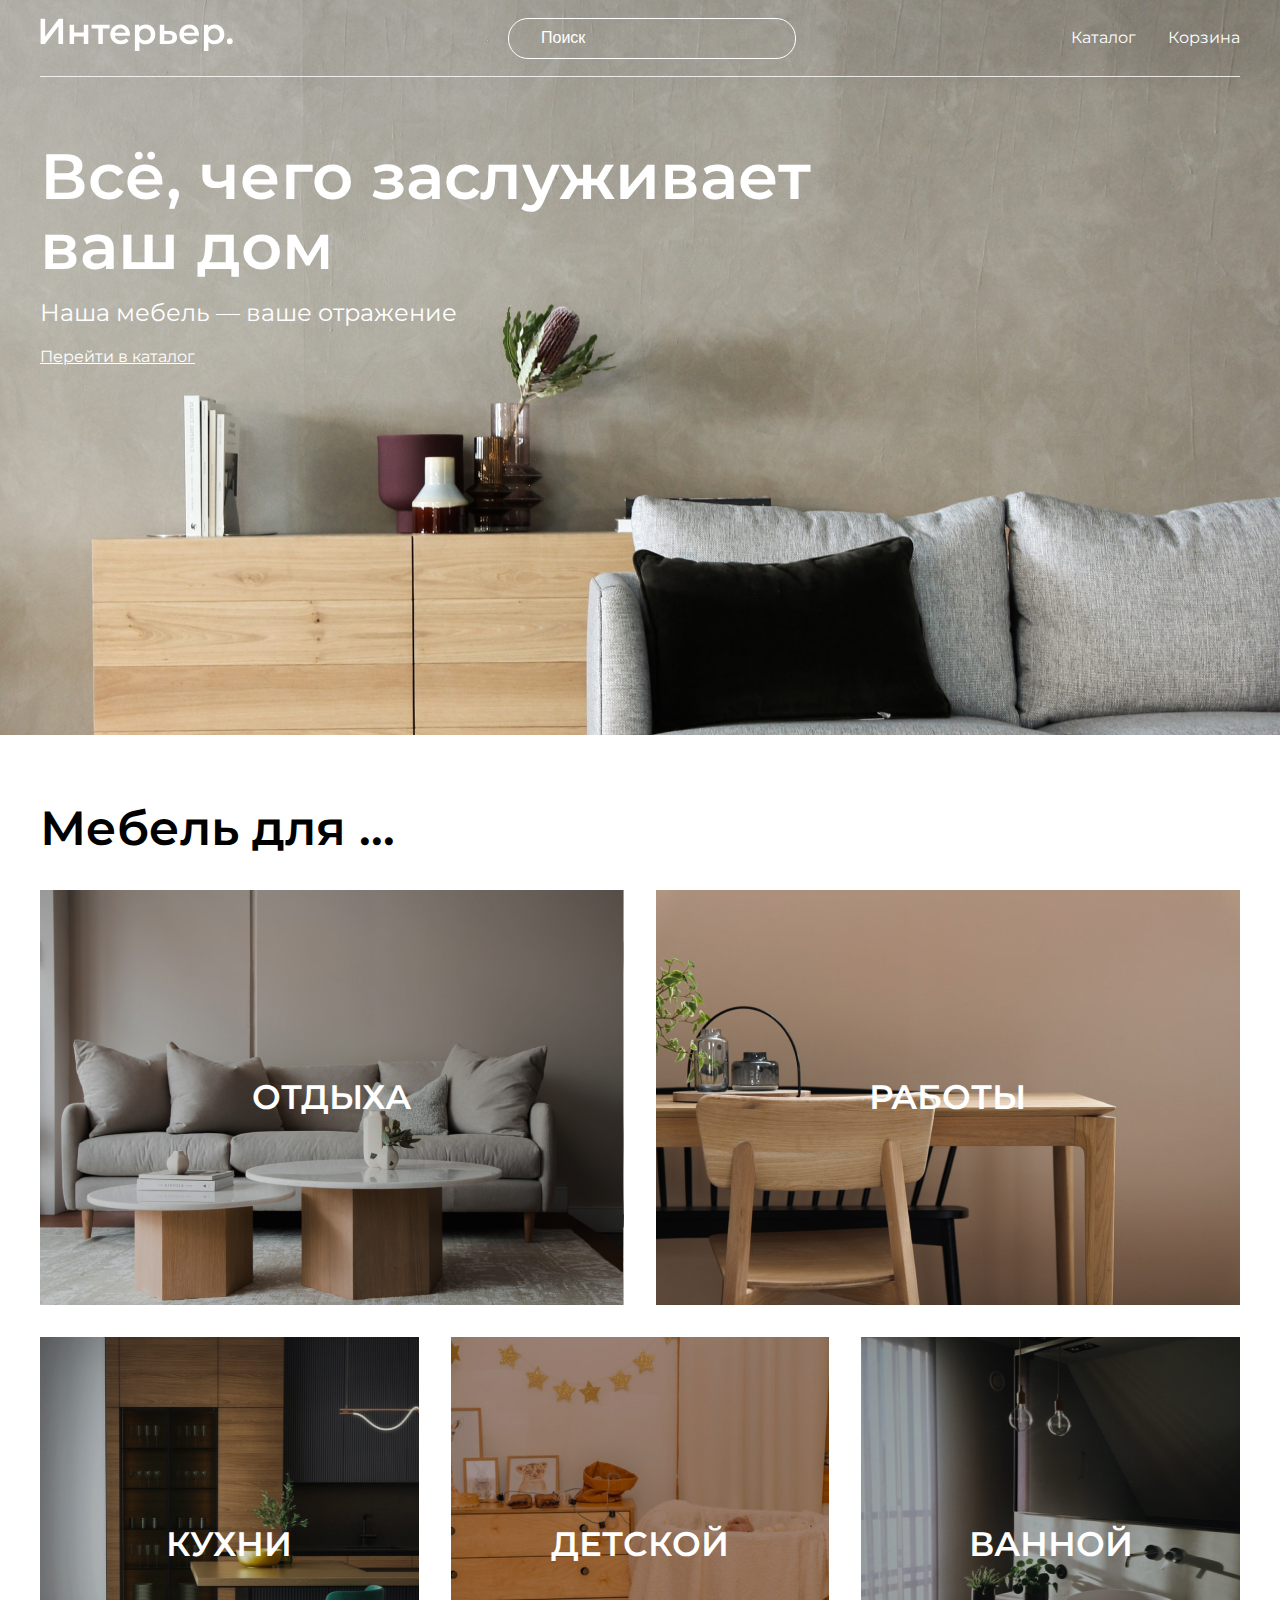
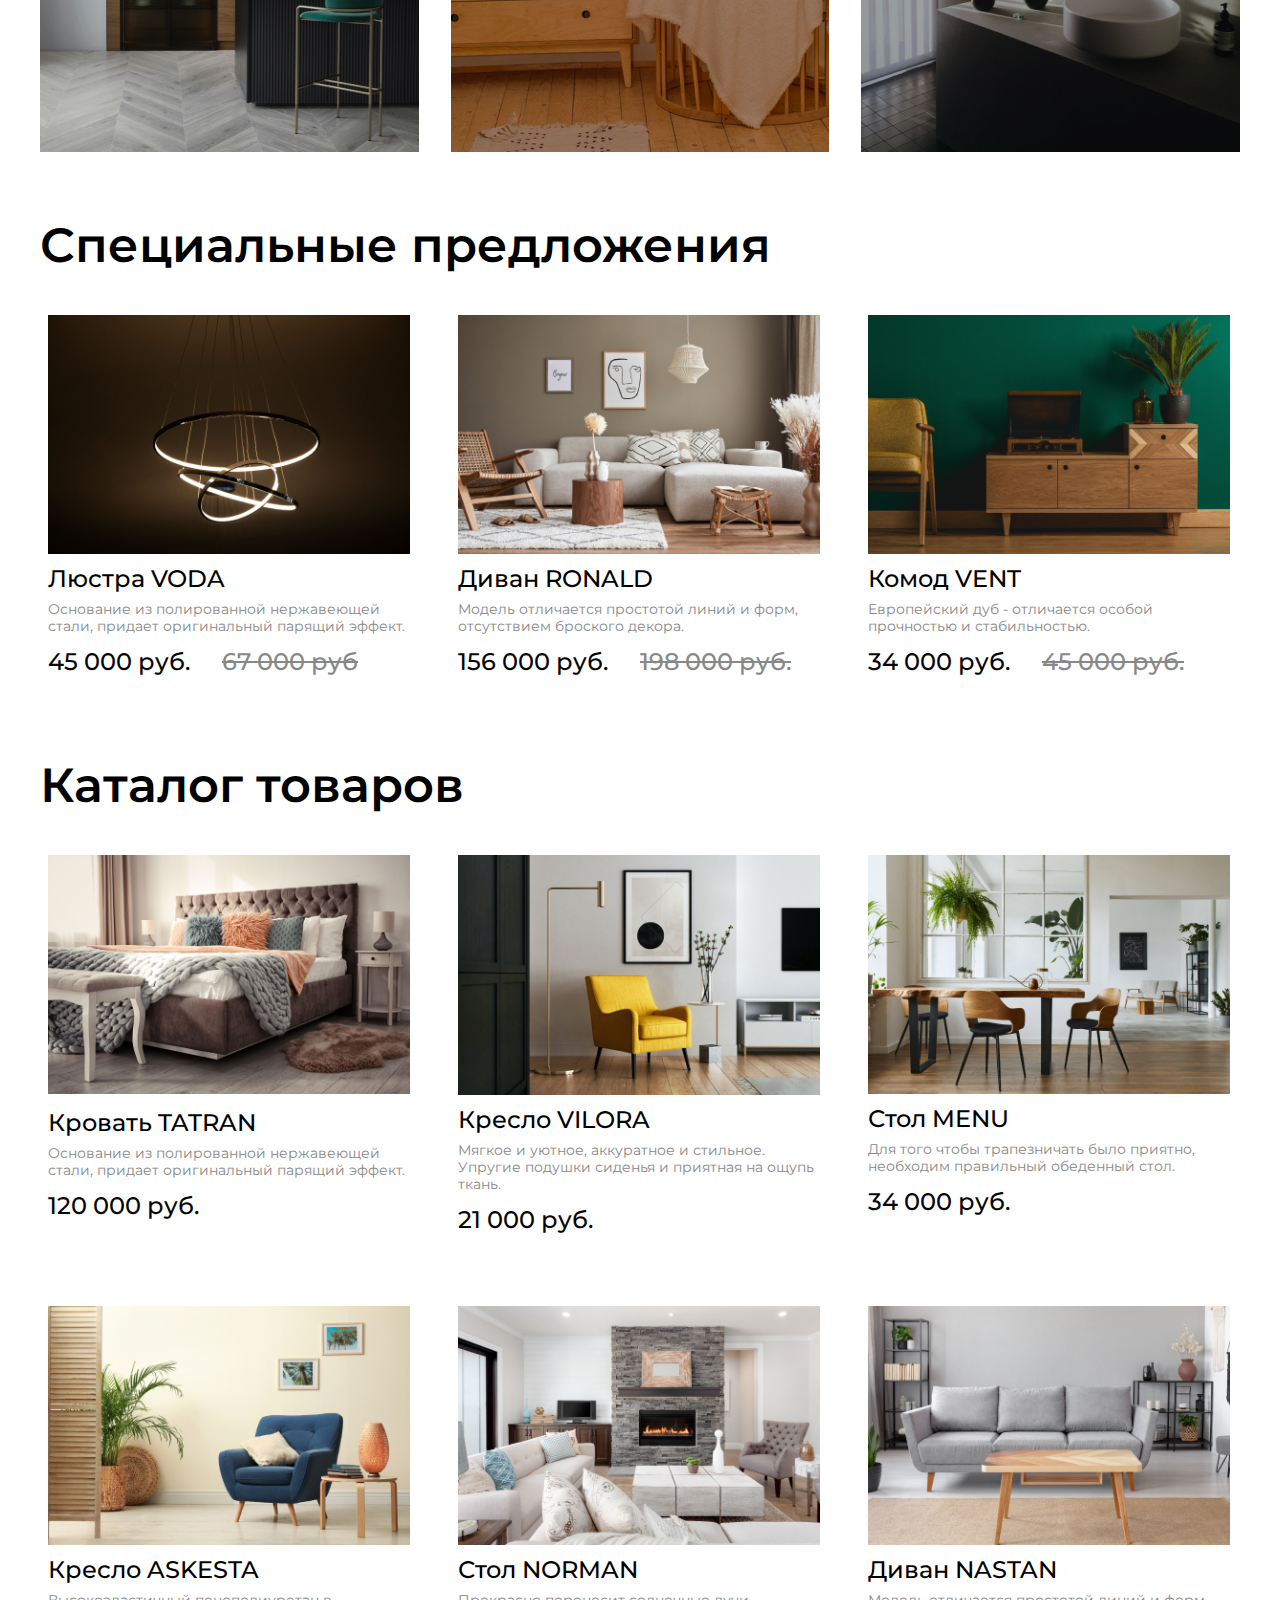
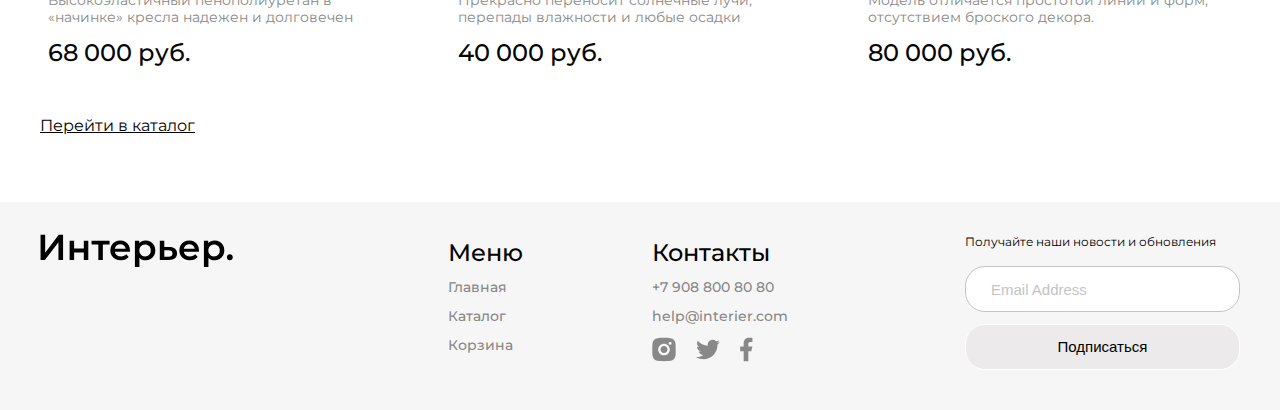
<file: index.html>
<!DOCTYPE html>
<html lang="ru">
  <head>
    <meta charset="UTF-8" />
    <meta http-equiv="X-UA-Compatible" content="IE=edge" />
    <meta name="viewport" content="width=device-width, initial-scale=1.0" />
    <title>Главная страница</title>
    <link rel="preconnect" href="https://fonts.googleapis.com" />
    <link rel="preconnect" href="https://fonts.gstatic.com" crossorigin />
    <link
      href="https://fonts.googleapis.com/css2?family=Montserrat:wght@400;500;600&display=swap"
      rel="stylesheet"
    />
    <link rel="stylesheet" href="./style.css" />
  </head>
  <body>
    <div class="top center">
      <header class="header">
        <a class="header__logo logo" href="index.html"
          ><img class="logo__img" src="./img/logo.svg" alt="logo"
        /></a>
        <input class="header__input" type="text" placeholder="Поиск" />
        <nav class="header__menu menu">
          <a class="menu__link" href="catalog.html">Каталог</a>
          <a class="menu__link" href="cart.html">Корзина</a>
        </nav>
        <div class="menu-mob">
          <a href="#"
            ><svg
              width="17"
              height="16"
              viewBox="0 0 17 16"
              fill="none"
              xmlns="http://www.w3.org/2000/svg"
            >
              <path
                d="M14.5069 15.0085L14.5069 15.0085C14.5897 15.0914 14.6881 15.1571 14.7963 15.2019C14.9046 15.2468 15.0206 15.2698 15.1377 15.2698C15.2549 15.2698 15.3709 15.2468 15.4791 15.2019C15.5873 15.1571 15.6857 15.0914 15.7685 15.0085C15.8514 14.9257 15.9171 14.8274 15.9619 14.7191C16.0068 14.6109 16.0298 14.4949 16.0298 14.3777C16.0298 14.2606 16.0068 14.1446 15.9619 14.0363C15.9171 13.9281 15.8514 13.8298 15.7685 13.7469L15.7685 13.7469L12.4368 10.416C13.4021 9.13496 13.8547 7.53846 13.7038 5.93943C13.5501 4.31054 12.7816 2.80139 11.5547 1.719C10.3277 0.636623 8.73451 0.0623154 7.09916 0.11292C5.46381 0.163525 3.90917 0.835233 2.7515 1.99141C1.59282 3.14838 0.918906 4.70363 0.867092 6.34023C0.815278 7.97682 1.38946 9.57159 2.47264 10.7995C3.55581 12.0275 5.06645 12.7962 6.69672 12.9491C8.29727 13.0991 9.89485 12.6444 11.1757 11.6766L14.5069 15.0085ZM10.5895 3.25366C11.0271 3.68416 11.3751 4.19703 11.6135 4.76269C11.8518 5.32835 11.9758 5.93561 11.9783 6.54944C11.9808 7.16327 11.8618 7.77152 11.628 8.3391C11.3943 8.90669 11.0505 9.42238 10.6164 9.85642C10.1824 10.2905 9.66668 10.6343 9.09909 10.868C8.53151 11.1018 7.92326 11.2208 7.30943 11.2183C6.6956 11.2158 6.08834 11.0918 5.52268 10.8535C4.95702 10.6151 4.44415 10.2671 4.01365 9.82954C3.15334 8.9551 2.67341 7.77613 2.6784 6.54944C2.6834 5.32275 3.17291 4.14773 4.04032 3.28033C4.90772 2.41292 6.08274 1.92341 7.30943 1.91841C8.53612 1.91342 9.71508 2.39335 10.5895 3.25366Z"
                fill="white"
                stroke="white"
                stroke-width="0.2"
              />
            </svg>
          </a>
          <a href="catalog.html"
            ><svg
              width="20"
              height="21"
              viewBox="0 0 20 21"
              fill="none"
              xmlns="http://www.w3.org/2000/svg"
            >
              <rect
                x="0.800537"
                y="0.900024"
                width="4.57143"
                height="4.57143"
                fill="white"
              />
              <rect
                x="0.800537"
                y="8.21436"
                width="4.57143"
                height="4.57143"
                fill="white"
              />
              <rect
                x="0.800537"
                y="15.5286"
                width="4.57143"
                height="4.57143"
                fill="white"
              />
              <rect
                x="8.11401"
                y="8.21436"
                width="4.57143"
                height="4.57143"
                fill="white"
              />
              <rect
                x="8.11401"
                y="15.5286"
                width="4.57143"
                height="4.57143"
                fill="white"
              />
              <rect
                x="8.11401"
                y="0.900024"
                width="4.57143"
                height="4.57143"
                fill="white"
              />
              <rect
                x="15.4285"
                y="8.21436"
                width="4.57143"
                height="4.57143"
                fill="white"
              />
              <rect
                x="15.4285"
                y="15.5286"
                width="4.57143"
                height="4.57143"
                fill="white"
              />
              <rect
                x="15.4285"
                y="0.900024"
                width="4.57143"
                height="4.57143"
                fill="white"
              />
            </svg>
          </a>
          <a href="cart.html"
            ><svg
              width="19"
              height="17"
              viewBox="0 0 19 17"
              fill="none"
              xmlns="http://www.w3.org/2000/svg"
            >
              <path
                d="M11.5834 16.8333C12.1359 16.8333 12.6658 16.6138 13.0565 16.2231C13.4473 15.8324 13.6667 15.3025 13.6667 14.75C13.6667 14.1974 13.4473 13.6675 13.0565 13.2768C12.6658 12.8861 12.1359 12.6666 11.5834 12.6666C11.0309 12.6666 10.501 12.8861 10.1103 13.2768C9.71957 13.6675 9.50008 14.1974 9.50008 14.75C9.50008 15.3025 9.71957 15.8324 10.1103 16.2231C10.501 16.6138 11.0309 16.8333 11.5834 16.8333ZM4.29174 16.8333C4.84428 16.8333 5.37418 16.6138 5.76488 16.2231C6.15558 15.8324 6.37508 15.3025 6.37508 14.75C6.37508 14.1974 6.15558 13.6675 5.76488 13.2768C5.37418 12.8861 4.84428 12.6666 4.29174 12.6666C3.73921 12.6666 3.20931 12.8861 2.81861 13.2768C2.4279 13.6675 2.20841 14.1974 2.20841 14.75C2.20841 15.3025 2.4279 15.8324 2.81861 16.2231C3.20931 16.6138 3.73921 16.8333 4.29174 16.8333ZM17.873 2.16975C18.133 2.16136 18.3796 2.05217 18.5606 1.86525C18.7416 1.67834 18.8428 1.42836 18.8428 1.16819C18.8428 0.908013 18.7416 0.658037 18.5606 0.471123C18.3796 0.28421 18.133 0.175013 17.873 0.166626H16.674C15.7345 0.166626 14.922 0.818709 14.7178 1.73538L13.4126 7.61246C13.2084 8.52912 12.3959 9.18121 11.4563 9.18121H3.63133L2.12924 3.17079H11.8636C12.1212 3.15904 12.3644 3.04844 12.5425 2.86199C12.7206 2.67555 12.82 2.42761 12.82 2.16975C12.82 1.91189 12.7206 1.66395 12.5425 1.47751C12.3644 1.29106 12.1212 1.18046 11.8636 1.16871H2.12924C1.82473 1.16862 1.5242 1.23796 1.25051 1.37145C0.976815 1.50495 0.737161 1.69909 0.549763 1.93911C0.362364 2.17913 0.232155 2.45872 0.169034 2.75662C0.105914 3.05452 0.111544 3.36289 0.185495 3.65829L1.68758 9.66662C1.79586 10.1002 2.046 10.485 2.39821 10.7601C2.75042 11.0351 3.18447 11.1844 3.63133 11.1843H11.4563C12.368 11.1845 13.2524 10.8736 13.9636 10.3032C14.6748 9.73275 15.1701 8.93681 15.3678 8.04683L16.674 2.16975H17.873Z"
                fill="white"
              />
            </svg>
          </a>
        </div>
      </header>
      <section class="top__content">
        <h1 class="title">Всё, чего заслуживает ваш дом</h1>
        <p class="top__text">Наша мебель — ваше отражение</p>
        <a class="top__link" href="catalog.html">Перейти в каталог</a>
      </section>
    </div>

    <section class="for-box center">
      <h2 class="heading">Мебель для ...</h2>
      <div class="for">
        <div class="for__item for__item_1 for__item_big">ОТДЫХА</div>
        <div class="for__item for__item_2 for__item_big">РАБОТЫ</div>
        <div class="for__item for__item_3">КУХНИ</div>
        <div class="for__item for__item_4">ДЕТСКОЙ</div>
        <div class="for__item for__item_5">ВАННОЙ</div>
      </div>
    </section>

    <section class="special-offer center">
      <div class="product-box">
        <h2 class="heading">Специальные предложения</h2>
        <div class="product-content">
          <div class="product">
            <img
                src="./img/product/VODA.jpg"
                alt="Люстра VODA"
                class="product__image"
              />
              <div class="product__icons">
                <a class="product__icons_between" href="cart.html">
                  <svg
                    width="20"
                    height="22"
                    viewBox="0 0 20 22"
                    fill="none"
                    xmlns="http://www.w3.org/2000/svg"
                  >
                    <path
                      d="M5 7V5C5 3.67916 5.07093 1.93397 6 1C6.92908 0.0660251 8.68609 0 10 0C11.3139 0 13.0709 0.0660251 14 1C14.9291 1.93397 15 3.67916 15 5V7H18C18.2628 7 18.8142 6.81321 19 7C19.1858 7.18679 19 7.73583 19 8V20C19 20.2642 19.1858 20.8132 19 21C18.8142 21.1868 18.2628 21 18 21H2C1.73722 21 1.18582 21.1868 1 21C0.814189 20.8132 1 20.2642 1 20V8C1 7.73583 0.814189 7.18679 1 7C1.18582 6.81321 1.73722 7 2 7H5ZM5 9H3V19H17V9H15V11H13V9H7V11H5V9ZM7 7H13V5C13 4.2075 12.5575 3.56038 12 3C11.4426 2.43962 10.7884 2 10 2C9.21166 2 8.55745 2.43962 8 3C7.44256 3.56038 7 4.2075 7 5V7Z"
                      fill="#C4C4C4"
                    />
                  </svg>
                </a>
                <a href="#">
                  <svg
                    width="20"
                    height="20"
                    viewBox="0 0 20 20"
                    fill="none"
                    xmlns="http://www.w3.org/2000/svg"
                  >
                    <path
                      d="M9.99999 19C9.35499 18.428 8.62599 17.833 7.85499 17.2H7.84499C5.12999 14.98 2.05299 12.468 0.693992 9.458C0.24751 8.49973 0.0108963 7.45713 -1.91116e-05 6.4C-0.00300091 4.94949 0.578763 3.55899 1.6138 2.54277C2.64884 1.52655 4.04978 0.970397 5.49999 1C6.68062 1.00187 7.83583 1.34308 8.82799 1.983C9.26396 2.26597 9.65841 2.60826 9.99999 3C10.3435 2.6098 10.738 2.26771 11.173 1.983C12.1647 1.34296 13.3197 1.00172 14.5 1C15.9502 0.970397 17.3511 1.52655 18.3862 2.54277C19.4212 3.55899 20.003 4.94949 20 6.4C19.9898 7.45882 19.7532 8.5032 19.306 9.463C17.947 12.473 14.871 14.984 12.156 17.2L12.146 17.208C11.374 17.837 10.646 18.432 10.001 19.008L9.99999 19ZM5.49999 3C4.5685 2.98835 3.67006 3.34485 2.99999 3.992C2.35438 4.62617 1.99355 5.49505 1.99991 6.4C2.01132 7.1705 2.18582 7.92985 2.51199 8.628C3.1535 9.92671 4.0191 11.1021 5.06899 12.1C6.05999 13.1 7.19999 14.068 8.18599 14.882C8.45899 15.107 8.73699 15.334 9.01499 15.561L9.18999 15.704C9.45699 15.922 9.73299 16.148 9.99999 16.37L10.013 16.358L10.019 16.353H10.025L10.034 16.346H10.039H10.044L10.062 16.331L10.103 16.298L10.11 16.292L10.121 16.284H10.127L10.136 16.276L10.8 15.731L10.974 15.588C11.255 15.359 11.533 15.132 11.806 14.907C12.792 14.093 13.933 13.126 14.924 12.121C15.974 11.1236 16.8397 9.94852 17.481 8.65C17.8131 7.9458 17.9901 7.17851 18 6.4C18.0042 5.49784 17.6435 4.6323 17 4C16.3312 3.34992 15.4326 2.99049 14.5 3C13.3619 2.99033 12.2739 3.46737 11.51 4.311L9.99999 6.051L8.48999 4.311C7.72606 3.46737 6.63807 2.99033 5.49999 3Z"
                      fill="#C4C4C4"
                    />
                  </svg>
                </a>
              </div>
            <a class="product__heading" href="#">Люстра VODA</a>
            <p class="product__desc">
              Основание из полированной нержавеющей стали, придает оригинальный
              парящий эффект.
            </p>
            <div class="product-box__price">
              <span class="product__price">45 000 руб.</span>
              <span class="product__price product__price_sale">67 000 руб</span>
            </div>
          </div>

          <div class="product">
            <img
              src="./img/product/ROLAND.jpg"
              alt="Диван RONALD"
              class="product__image"
            />
            <div class="product__icons">
              <a class="product__icons_between" href="cart.html">
                <svg
                  width="20"
                  height="22"
                  viewBox="0 0 20 22"
                  fill="none"
                  xmlns="http://www.w3.org/2000/svg"
                >
                  <path
                    d="M5 7V5C5 3.67916 5.07093 1.93397 6 1C6.92908 0.0660251 8.68609 0 10 0C11.3139 0 13.0709 0.0660251 14 1C14.9291 1.93397 15 3.67916 15 5V7H18C18.2628 7 18.8142 6.81321 19 7C19.1858 7.18679 19 7.73583 19 8V20C19 20.2642 19.1858 20.8132 19 21C18.8142 21.1868 18.2628 21 18 21H2C1.73722 21 1.18582 21.1868 1 21C0.814189 20.8132 1 20.2642 1 20V8C1 7.73583 0.814189 7.18679 1 7C1.18582 6.81321 1.73722 7 2 7H5ZM5 9H3V19H17V9H15V11H13V9H7V11H5V9ZM7 7H13V5C13 4.2075 12.5575 3.56038 12 3C11.4426 2.43962 10.7884 2 10 2C9.21166 2 8.55745 2.43962 8 3C7.44256 3.56038 7 4.2075 7 5V7Z"
                    fill="#C4C4C4"
                  />
                </svg>
              </a>
              <a href="#">
                <svg
                  width="20"
                  height="20"
                  viewBox="0 0 20 20"
                  fill="none"
                  xmlns="http://www.w3.org/2000/svg"
                >
                  <path
                    d="M9.99999 19C9.35499 18.428 8.62599 17.833 7.85499 17.2H7.84499C5.12999 14.98 2.05299 12.468 0.693992 9.458C0.24751 8.49973 0.0108963 7.45713 -1.91116e-05 6.4C-0.00300091 4.94949 0.578763 3.55899 1.6138 2.54277C2.64884 1.52655 4.04978 0.970397 5.49999 1C6.68062 1.00187 7.83583 1.34308 8.82799 1.983C9.26396 2.26597 9.65841 2.60826 9.99999 3C10.3435 2.6098 10.738 2.26771 11.173 1.983C12.1647 1.34296 13.3197 1.00172 14.5 1C15.9502 0.970397 17.3511 1.52655 18.3862 2.54277C19.4212 3.55899 20.003 4.94949 20 6.4C19.9898 7.45882 19.7532 8.5032 19.306 9.463C17.947 12.473 14.871 14.984 12.156 17.2L12.146 17.208C11.374 17.837 10.646 18.432 10.001 19.008L9.99999 19ZM5.49999 3C4.5685 2.98835 3.67006 3.34485 2.99999 3.992C2.35438 4.62617 1.99355 5.49505 1.99991 6.4C2.01132 7.1705 2.18582 7.92985 2.51199 8.628C3.1535 9.92671 4.0191 11.1021 5.06899 12.1C6.05999 13.1 7.19999 14.068 8.18599 14.882C8.45899 15.107 8.73699 15.334 9.01499 15.561L9.18999 15.704C9.45699 15.922 9.73299 16.148 9.99999 16.37L10.013 16.358L10.019 16.353H10.025L10.034 16.346H10.039H10.044L10.062 16.331L10.103 16.298L10.11 16.292L10.121 16.284H10.127L10.136 16.276L10.8 15.731L10.974 15.588C11.255 15.359 11.533 15.132 11.806 14.907C12.792 14.093 13.933 13.126 14.924 12.121C15.974 11.1236 16.8397 9.94852 17.481 8.65C17.8131 7.9458 17.9901 7.17851 18 6.4C18.0042 5.49784 17.6435 4.6323 17 4C16.3312 3.34992 15.4326 2.99049 14.5 3C13.3619 2.99033 12.2739 3.46737 11.51 4.311L9.99999 6.051L8.48999 4.311C7.72606 3.46737 6.63807 2.99033 5.49999 3Z"
                    fill="#C4C4C4"
                  />
                </svg>
              </a>
            </div>
            <a class="product__heading" href="#">Диван RONALD</a>
            <p class="product__desc">
              Модель отличается простотой линий и форм, отсутствием броского
              декора.
            </p>
            <div class="product-box__price">
              <span class="product__price">156 000 руб.</span>
              <span class="product__price product__price_sale"
                >198 000 руб.</span
              >
            </div>
          </div>

          <div class="product">
            <img
              src="./img/product/VENT.jpg"
              alt="Комод VENT"
              class="product__image"
            />
            <div class="product__icons">
              <a class="product__icons_between" href="cart.html">
                <svg
                  width="20"
                  height="22"
                  viewBox="0 0 20 22"
                  fill="none"
                  xmlns="http://www.w3.org/2000/svg"
                >
                  <path
                    d="M5 7V5C5 3.67916 5.07093 1.93397 6 1C6.92908 0.0660251 8.68609 0 10 0C11.3139 0 13.0709 0.0660251 14 1C14.9291 1.93397 15 3.67916 15 5V7H18C18.2628 7 18.8142 6.81321 19 7C19.1858 7.18679 19 7.73583 19 8V20C19 20.2642 19.1858 20.8132 19 21C18.8142 21.1868 18.2628 21 18 21H2C1.73722 21 1.18582 21.1868 1 21C0.814189 20.8132 1 20.2642 1 20V8C1 7.73583 0.814189 7.18679 1 7C1.18582 6.81321 1.73722 7 2 7H5ZM5 9H3V19H17V9H15V11H13V9H7V11H5V9ZM7 7H13V5C13 4.2075 12.5575 3.56038 12 3C11.4426 2.43962 10.7884 2 10 2C9.21166 2 8.55745 2.43962 8 3C7.44256 3.56038 7 4.2075 7 5V7Z"
                    fill="#C4C4C4"
                  />
                </svg>
              </a>
              <a href="#">
                <svg
                  width="20"
                  height="20"
                  viewBox="0 0 20 20"
                  fill="none"
                  xmlns="http://www.w3.org/2000/svg"
                >
                  <path
                    d="M9.99999 19C9.35499 18.428 8.62599 17.833 7.85499 17.2H7.84499C5.12999 14.98 2.05299 12.468 0.693992 9.458C0.24751 8.49973 0.0108963 7.45713 -1.91116e-05 6.4C-0.00300091 4.94949 0.578763 3.55899 1.6138 2.54277C2.64884 1.52655 4.04978 0.970397 5.49999 1C6.68062 1.00187 7.83583 1.34308 8.82799 1.983C9.26396 2.26597 9.65841 2.60826 9.99999 3C10.3435 2.6098 10.738 2.26771 11.173 1.983C12.1647 1.34296 13.3197 1.00172 14.5 1C15.9502 0.970397 17.3511 1.52655 18.3862 2.54277C19.4212 3.55899 20.003 4.94949 20 6.4C19.9898 7.45882 19.7532 8.5032 19.306 9.463C17.947 12.473 14.871 14.984 12.156 17.2L12.146 17.208C11.374 17.837 10.646 18.432 10.001 19.008L9.99999 19ZM5.49999 3C4.5685 2.98835 3.67006 3.34485 2.99999 3.992C2.35438 4.62617 1.99355 5.49505 1.99991 6.4C2.01132 7.1705 2.18582 7.92985 2.51199 8.628C3.1535 9.92671 4.0191 11.1021 5.06899 12.1C6.05999 13.1 7.19999 14.068 8.18599 14.882C8.45899 15.107 8.73699 15.334 9.01499 15.561L9.18999 15.704C9.45699 15.922 9.73299 16.148 9.99999 16.37L10.013 16.358L10.019 16.353H10.025L10.034 16.346H10.039H10.044L10.062 16.331L10.103 16.298L10.11 16.292L10.121 16.284H10.127L10.136 16.276L10.8 15.731L10.974 15.588C11.255 15.359 11.533 15.132 11.806 14.907C12.792 14.093 13.933 13.126 14.924 12.121C15.974 11.1236 16.8397 9.94852 17.481 8.65C17.8131 7.9458 17.9901 7.17851 18 6.4C18.0042 5.49784 17.6435 4.6323 17 4C16.3312 3.34992 15.4326 2.99049 14.5 3C13.3619 2.99033 12.2739 3.46737 11.51 4.311L9.99999 6.051L8.48999 4.311C7.72606 3.46737 6.63807 2.99033 5.49999 3Z"
                    fill="#C4C4C4"
                  />
                </svg>
              </a>
            </div>
            <a class="product__heading" href="#">Комод VENT</a>
            <p class="product__desc">
              Европейский дуб - отличается особой прочностью и стабильностью.
            </p>
            <div class="product-box__price">
              <span class="product__price">34 000 руб.</span>
              <span class="product__price product__price_sale"
                >45 000 руб.</span
              >
            </div>
          </div>
        </div>
      </div>
    </section>

    <section class="catalog-section center">
      <div class="product-box">
        <h2 class="heading">Каталог товаров</h2>
        <div class="product-content">
          <div class="product">
            <div class="product__img-box">
              <img
                src="./img/product/TATRAN.jpg"
                alt="Кровать TATRAN"
                class="product__image"
              />
              <div class="product__icons">
                <a class="product__icons_between" href="cart.html">
                  <svg
                    width="20"
                    height="22"
                    viewBox="0 0 20 22"
                    fill="none"
                    xmlns="http://www.w3.org/2000/svg"
                  >
                    <path
                      d="M5 7V5C5 3.67916 5.07093 1.93397 6 1C6.92908 0.0660251 8.68609 0 10 0C11.3139 0 13.0709 0.0660251 14 1C14.9291 1.93397 15 3.67916 15 5V7H18C18.2628 7 18.8142 6.81321 19 7C19.1858 7.18679 19 7.73583 19 8V20C19 20.2642 19.1858 20.8132 19 21C18.8142 21.1868 18.2628 21 18 21H2C1.73722 21 1.18582 21.1868 1 21C0.814189 20.8132 1 20.2642 1 20V8C1 7.73583 0.814189 7.18679 1 7C1.18582 6.81321 1.73722 7 2 7H5ZM5 9H3V19H17V9H15V11H13V9H7V11H5V9ZM7 7H13V5C13 4.2075 12.5575 3.56038 12 3C11.4426 2.43962 10.7884 2 10 2C9.21166 2 8.55745 2.43962 8 3C7.44256 3.56038 7 4.2075 7 5V7Z"
                      fill="#C4C4C4"
                    />
                  </svg>
                </a>
                <a href="#">
                  <svg
                    width="20"
                    height="20"
                    viewBox="0 0 20 20"
                    fill="none"
                    xmlns="http://www.w3.org/2000/svg"
                  >
                    <path
                      d="M9.99999 19C9.35499 18.428 8.62599 17.833 7.85499 17.2H7.84499C5.12999 14.98 2.05299 12.468 0.693992 9.458C0.24751 8.49973 0.0108963 7.45713 -1.91116e-05 6.4C-0.00300091 4.94949 0.578763 3.55899 1.6138 2.54277C2.64884 1.52655 4.04978 0.970397 5.49999 1C6.68062 1.00187 7.83583 1.34308 8.82799 1.983C9.26396 2.26597 9.65841 2.60826 9.99999 3C10.3435 2.6098 10.738 2.26771 11.173 1.983C12.1647 1.34296 13.3197 1.00172 14.5 1C15.9502 0.970397 17.3511 1.52655 18.3862 2.54277C19.4212 3.55899 20.003 4.94949 20 6.4C19.9898 7.45882 19.7532 8.5032 19.306 9.463C17.947 12.473 14.871 14.984 12.156 17.2L12.146 17.208C11.374 17.837 10.646 18.432 10.001 19.008L9.99999 19ZM5.49999 3C4.5685 2.98835 3.67006 3.34485 2.99999 3.992C2.35438 4.62617 1.99355 5.49505 1.99991 6.4C2.01132 7.1705 2.18582 7.92985 2.51199 8.628C3.1535 9.92671 4.0191 11.1021 5.06899 12.1C6.05999 13.1 7.19999 14.068 8.18599 14.882C8.45899 15.107 8.73699 15.334 9.01499 15.561L9.18999 15.704C9.45699 15.922 9.73299 16.148 9.99999 16.37L10.013 16.358L10.019 16.353H10.025L10.034 16.346H10.039H10.044L10.062 16.331L10.103 16.298L10.11 16.292L10.121 16.284H10.127L10.136 16.276L10.8 15.731L10.974 15.588C11.255 15.359 11.533 15.132 11.806 14.907C12.792 14.093 13.933 13.126 14.924 12.121C15.974 11.1236 16.8397 9.94852 17.481 8.65C17.8131 7.9458 17.9901 7.17851 18 6.4C18.0042 5.49784 17.6435 4.6323 17 4C16.3312 3.34992 15.4326 2.99049 14.5 3C13.3619 2.99033 12.2739 3.46737 11.51 4.311L9.99999 6.051L8.48999 4.311C7.72606 3.46737 6.63807 2.99033 5.49999 3Z"
                      fill="#C4C4C4"
                    />
                  </svg>
                </a>
              </div>
              <div class="product__icons">
                <a class="product__icons_between" href="cart.html">
                  <svg
                    width="20"
                    height="22"
                    viewBox="0 0 20 22"
                    fill="none"
                    xmlns="http://www.w3.org/2000/svg"
                  >
                    <path
                      d="M5 7V5C5 3.67916 5.07093 1.93397 6 1C6.92908 0.0660251 8.68609 0 10 0C11.3139 0 13.0709 0.0660251 14 1C14.9291 1.93397 15 3.67916 15 5V7H18C18.2628 7 18.8142 6.81321 19 7C19.1858 7.18679 19 7.73583 19 8V20C19 20.2642 19.1858 20.8132 19 21C18.8142 21.1868 18.2628 21 18 21H2C1.73722 21 1.18582 21.1868 1 21C0.814189 20.8132 1 20.2642 1 20V8C1 7.73583 0.814189 7.18679 1 7C1.18582 6.81321 1.73722 7 2 7H5ZM5 9H3V19H17V9H15V11H13V9H7V11H5V9ZM7 7H13V5C13 4.2075 12.5575 3.56038 12 3C11.4426 2.43962 10.7884 2 10 2C9.21166 2 8.55745 2.43962 8 3C7.44256 3.56038 7 4.2075 7 5V7Z"
                      fill="#C4C4C4"
                    />
                  </svg>
                </a>
                <a href="#">
                  <svg
                    width="20"
                    height="20"
                    viewBox="0 0 20 20"
                    fill="none"
                    xmlns="http://www.w3.org/2000/svg"
                  >
                    <path
                      d="M9.99999 19C9.35499 18.428 8.62599 17.833 7.85499 17.2H7.84499C5.12999 14.98 2.05299 12.468 0.693992 9.458C0.24751 8.49973 0.0108963 7.45713 -1.91116e-05 6.4C-0.00300091 4.94949 0.578763 3.55899 1.6138 2.54277C2.64884 1.52655 4.04978 0.970397 5.49999 1C6.68062 1.00187 7.83583 1.34308 8.82799 1.983C9.26396 2.26597 9.65841 2.60826 9.99999 3C10.3435 2.6098 10.738 2.26771 11.173 1.983C12.1647 1.34296 13.3197 1.00172 14.5 1C15.9502 0.970397 17.3511 1.52655 18.3862 2.54277C19.4212 3.55899 20.003 4.94949 20 6.4C19.9898 7.45882 19.7532 8.5032 19.306 9.463C17.947 12.473 14.871 14.984 12.156 17.2L12.146 17.208C11.374 17.837 10.646 18.432 10.001 19.008L9.99999 19ZM5.49999 3C4.5685 2.98835 3.67006 3.34485 2.99999 3.992C2.35438 4.62617 1.99355 5.49505 1.99991 6.4C2.01132 7.1705 2.18582 7.92985 2.51199 8.628C3.1535 9.92671 4.0191 11.1021 5.06899 12.1C6.05999 13.1 7.19999 14.068 8.18599 14.882C8.45899 15.107 8.73699 15.334 9.01499 15.561L9.18999 15.704C9.45699 15.922 9.73299 16.148 9.99999 16.37L10.013 16.358L10.019 16.353H10.025L10.034 16.346H10.039H10.044L10.062 16.331L10.103 16.298L10.11 16.292L10.121 16.284H10.127L10.136 16.276L10.8 15.731L10.974 15.588C11.255 15.359 11.533 15.132 11.806 14.907C12.792 14.093 13.933 13.126 14.924 12.121C15.974 11.1236 16.8397 9.94852 17.481 8.65C17.8131 7.9458 17.9901 7.17851 18 6.4C18.0042 5.49784 17.6435 4.6323 17 4C16.3312 3.34992 15.4326 2.99049 14.5 3C13.3619 2.99033 12.2739 3.46737 11.51 4.311L9.99999 6.051L8.48999 4.311C7.72606 3.46737 6.63807 2.99033 5.49999 3Z"
                      fill="#C4C4C4"
                    />
                  </svg>
                </a>
              </div>
            </div>
            <a class="product__heading" href="#">Кровать TATRAN</a>
            <p class="product__desc">
              Основание из полированной нержавеющей стали, придает оригинальный
              парящий эффект.
            </p>
            <div class="product-box__price">
              <span class="product__price">120 000 руб.</span>
            </div>
          </div>

          <div class="product">
            <img
              src="./img/product/VILORA.jpg"
              alt="Кресло VILORA"
              class="product__image"
            />
            <div class="product__icons">
              <a class="product__icons_between" href="cart.html">
                <svg
                  width="20"
                  height="22"
                  viewBox="0 0 20 22"
                  fill="none"
                  xmlns="http://www.w3.org/2000/svg"
                >
                  <path
                    d="M5 7V5C5 3.67916 5.07093 1.93397 6 1C6.92908 0.0660251 8.68609 0 10 0C11.3139 0 13.0709 0.0660251 14 1C14.9291 1.93397 15 3.67916 15 5V7H18C18.2628 7 18.8142 6.81321 19 7C19.1858 7.18679 19 7.73583 19 8V20C19 20.2642 19.1858 20.8132 19 21C18.8142 21.1868 18.2628 21 18 21H2C1.73722 21 1.18582 21.1868 1 21C0.814189 20.8132 1 20.2642 1 20V8C1 7.73583 0.814189 7.18679 1 7C1.18582 6.81321 1.73722 7 2 7H5ZM5 9H3V19H17V9H15V11H13V9H7V11H5V9ZM7 7H13V5C13 4.2075 12.5575 3.56038 12 3C11.4426 2.43962 10.7884 2 10 2C9.21166 2 8.55745 2.43962 8 3C7.44256 3.56038 7 4.2075 7 5V7Z"
                    fill="#C4C4C4"
                  />
                </svg>
              </a>
              <a href="#">
                <svg
                  width="20"
                  height="20"
                  viewBox="0 0 20 20"
                  fill="none"
                  xmlns="http://www.w3.org/2000/svg"
                >
                  <path
                    d="M9.99999 19C9.35499 18.428 8.62599 17.833 7.85499 17.2H7.84499C5.12999 14.98 2.05299 12.468 0.693992 9.458C0.24751 8.49973 0.0108963 7.45713 -1.91116e-05 6.4C-0.00300091 4.94949 0.578763 3.55899 1.6138 2.54277C2.64884 1.52655 4.04978 0.970397 5.49999 1C6.68062 1.00187 7.83583 1.34308 8.82799 1.983C9.26396 2.26597 9.65841 2.60826 9.99999 3C10.3435 2.6098 10.738 2.26771 11.173 1.983C12.1647 1.34296 13.3197 1.00172 14.5 1C15.9502 0.970397 17.3511 1.52655 18.3862 2.54277C19.4212 3.55899 20.003 4.94949 20 6.4C19.9898 7.45882 19.7532 8.5032 19.306 9.463C17.947 12.473 14.871 14.984 12.156 17.2L12.146 17.208C11.374 17.837 10.646 18.432 10.001 19.008L9.99999 19ZM5.49999 3C4.5685 2.98835 3.67006 3.34485 2.99999 3.992C2.35438 4.62617 1.99355 5.49505 1.99991 6.4C2.01132 7.1705 2.18582 7.92985 2.51199 8.628C3.1535 9.92671 4.0191 11.1021 5.06899 12.1C6.05999 13.1 7.19999 14.068 8.18599 14.882C8.45899 15.107 8.73699 15.334 9.01499 15.561L9.18999 15.704C9.45699 15.922 9.73299 16.148 9.99999 16.37L10.013 16.358L10.019 16.353H10.025L10.034 16.346H10.039H10.044L10.062 16.331L10.103 16.298L10.11 16.292L10.121 16.284H10.127L10.136 16.276L10.8 15.731L10.974 15.588C11.255 15.359 11.533 15.132 11.806 14.907C12.792 14.093 13.933 13.126 14.924 12.121C15.974 11.1236 16.8397 9.94852 17.481 8.65C17.8131 7.9458 17.9901 7.17851 18 6.4C18.0042 5.49784 17.6435 4.6323 17 4C16.3312 3.34992 15.4326 2.99049 14.5 3C13.3619 2.99033 12.2739 3.46737 11.51 4.311L9.99999 6.051L8.48999 4.311C7.72606 3.46737 6.63807 2.99033 5.49999 3Z"
                    fill="#C4C4C4"
                  />
                </svg>
              </a>
            </div>
            <a class="product__heading" href="#">Кресло VILORA</a>
            <p class="product__desc">
              Мягкое и уютное, аккуратное и стильное. Упругие подушки сиденья и
              приятная на ощупь ткань.
            </p>
            <div class="product-box__price">
              <span class="product__price">21 000 руб.</span>
            </div>
          </div>

          <div class="product">
            <img
              src="./img/product/MENU.jpg"
              alt="Стол MENU"
              class="product__image"
            />
            <div class="product__icons">
              <a class="product__icons_between" href="cart.html">
                <svg
                  width="20"
                  height="22"
                  viewBox="0 0 20 22"
                  fill="none"
                  xmlns="http://www.w3.org/2000/svg"
                >
                  <path
                    d="M5 7V5C5 3.67916 5.07093 1.93397 6 1C6.92908 0.0660251 8.68609 0 10 0C11.3139 0 13.0709 0.0660251 14 1C14.9291 1.93397 15 3.67916 15 5V7H18C18.2628 7 18.8142 6.81321 19 7C19.1858 7.18679 19 7.73583 19 8V20C19 20.2642 19.1858 20.8132 19 21C18.8142 21.1868 18.2628 21 18 21H2C1.73722 21 1.18582 21.1868 1 21C0.814189 20.8132 1 20.2642 1 20V8C1 7.73583 0.814189 7.18679 1 7C1.18582 6.81321 1.73722 7 2 7H5ZM5 9H3V19H17V9H15V11H13V9H7V11H5V9ZM7 7H13V5C13 4.2075 12.5575 3.56038 12 3C11.4426 2.43962 10.7884 2 10 2C9.21166 2 8.55745 2.43962 8 3C7.44256 3.56038 7 4.2075 7 5V7Z"
                    fill="#C4C4C4"
                  />
                </svg>
              </a>
              <a href="#">
                <svg
                  width="20"
                  height="20"
                  viewBox="0 0 20 20"
                  fill="none"
                  xmlns="http://www.w3.org/2000/svg"
                >
                  <path
                    d="M9.99999 19C9.35499 18.428 8.62599 17.833 7.85499 17.2H7.84499C5.12999 14.98 2.05299 12.468 0.693992 9.458C0.24751 8.49973 0.0108963 7.45713 -1.91116e-05 6.4C-0.00300091 4.94949 0.578763 3.55899 1.6138 2.54277C2.64884 1.52655 4.04978 0.970397 5.49999 1C6.68062 1.00187 7.83583 1.34308 8.82799 1.983C9.26396 2.26597 9.65841 2.60826 9.99999 3C10.3435 2.6098 10.738 2.26771 11.173 1.983C12.1647 1.34296 13.3197 1.00172 14.5 1C15.9502 0.970397 17.3511 1.52655 18.3862 2.54277C19.4212 3.55899 20.003 4.94949 20 6.4C19.9898 7.45882 19.7532 8.5032 19.306 9.463C17.947 12.473 14.871 14.984 12.156 17.2L12.146 17.208C11.374 17.837 10.646 18.432 10.001 19.008L9.99999 19ZM5.49999 3C4.5685 2.98835 3.67006 3.34485 2.99999 3.992C2.35438 4.62617 1.99355 5.49505 1.99991 6.4C2.01132 7.1705 2.18582 7.92985 2.51199 8.628C3.1535 9.92671 4.0191 11.1021 5.06899 12.1C6.05999 13.1 7.19999 14.068 8.18599 14.882C8.45899 15.107 8.73699 15.334 9.01499 15.561L9.18999 15.704C9.45699 15.922 9.73299 16.148 9.99999 16.37L10.013 16.358L10.019 16.353H10.025L10.034 16.346H10.039H10.044L10.062 16.331L10.103 16.298L10.11 16.292L10.121 16.284H10.127L10.136 16.276L10.8 15.731L10.974 15.588C11.255 15.359 11.533 15.132 11.806 14.907C12.792 14.093 13.933 13.126 14.924 12.121C15.974 11.1236 16.8397 9.94852 17.481 8.65C17.8131 7.9458 17.9901 7.17851 18 6.4C18.0042 5.49784 17.6435 4.6323 17 4C16.3312 3.34992 15.4326 2.99049 14.5 3C13.3619 2.99033 12.2739 3.46737 11.51 4.311L9.99999 6.051L8.48999 4.311C7.72606 3.46737 6.63807 2.99033 5.49999 3Z"
                    fill="#C4C4C4"
                  />
                </svg>
              </a>
            </div>
            <a class="product__heading" href="#">Стол MENU</a>
            <p class="product__desc">
              Для того чтобы трапезничать было приятно, необходим правильный
              обеденный стол.
            </p>
            <div class="product-box__price">
              <span class="product__price">34 000 руб.</span>
            </div>
          </div>

          <div class="product">
            <img
              src="./img/product/ASKESTA.jpg"
              alt="Кресло ASKESTA"
              class="product__image"
            />
            <div class="product__icons">
              <a class="product__icons_between" href="cart.html">
                <svg
                  width="20"
                  height="22"
                  viewBox="0 0 20 22"
                  fill="none"
                  xmlns="http://www.w3.org/2000/svg"
                >
                  <path
                    d="M5 7V5C5 3.67916 5.07093 1.93397 6 1C6.92908 0.0660251 8.68609 0 10 0C11.3139 0 13.0709 0.0660251 14 1C14.9291 1.93397 15 3.67916 15 5V7H18C18.2628 7 18.8142 6.81321 19 7C19.1858 7.18679 19 7.73583 19 8V20C19 20.2642 19.1858 20.8132 19 21C18.8142 21.1868 18.2628 21 18 21H2C1.73722 21 1.18582 21.1868 1 21C0.814189 20.8132 1 20.2642 1 20V8C1 7.73583 0.814189 7.18679 1 7C1.18582 6.81321 1.73722 7 2 7H5ZM5 9H3V19H17V9H15V11H13V9H7V11H5V9ZM7 7H13V5C13 4.2075 12.5575 3.56038 12 3C11.4426 2.43962 10.7884 2 10 2C9.21166 2 8.55745 2.43962 8 3C7.44256 3.56038 7 4.2075 7 5V7Z"
                    fill="#C4C4C4"
                  />
                </svg>
              </a>
              <a href="#">
                <svg
                  width="20"
                  height="20"
                  viewBox="0 0 20 20"
                  fill="none"
                  xmlns="http://www.w3.org/2000/svg"
                >
                  <path
                    d="M9.99999 19C9.35499 18.428 8.62599 17.833 7.85499 17.2H7.84499C5.12999 14.98 2.05299 12.468 0.693992 9.458C0.24751 8.49973 0.0108963 7.45713 -1.91116e-05 6.4C-0.00300091 4.94949 0.578763 3.55899 1.6138 2.54277C2.64884 1.52655 4.04978 0.970397 5.49999 1C6.68062 1.00187 7.83583 1.34308 8.82799 1.983C9.26396 2.26597 9.65841 2.60826 9.99999 3C10.3435 2.6098 10.738 2.26771 11.173 1.983C12.1647 1.34296 13.3197 1.00172 14.5 1C15.9502 0.970397 17.3511 1.52655 18.3862 2.54277C19.4212 3.55899 20.003 4.94949 20 6.4C19.9898 7.45882 19.7532 8.5032 19.306 9.463C17.947 12.473 14.871 14.984 12.156 17.2L12.146 17.208C11.374 17.837 10.646 18.432 10.001 19.008L9.99999 19ZM5.49999 3C4.5685 2.98835 3.67006 3.34485 2.99999 3.992C2.35438 4.62617 1.99355 5.49505 1.99991 6.4C2.01132 7.1705 2.18582 7.92985 2.51199 8.628C3.1535 9.92671 4.0191 11.1021 5.06899 12.1C6.05999 13.1 7.19999 14.068 8.18599 14.882C8.45899 15.107 8.73699 15.334 9.01499 15.561L9.18999 15.704C9.45699 15.922 9.73299 16.148 9.99999 16.37L10.013 16.358L10.019 16.353H10.025L10.034 16.346H10.039H10.044L10.062 16.331L10.103 16.298L10.11 16.292L10.121 16.284H10.127L10.136 16.276L10.8 15.731L10.974 15.588C11.255 15.359 11.533 15.132 11.806 14.907C12.792 14.093 13.933 13.126 14.924 12.121C15.974 11.1236 16.8397 9.94852 17.481 8.65C17.8131 7.9458 17.9901 7.17851 18 6.4C18.0042 5.49784 17.6435 4.6323 17 4C16.3312 3.34992 15.4326 2.99049 14.5 3C13.3619 2.99033 12.2739 3.46737 11.51 4.311L9.99999 6.051L8.48999 4.311C7.72606 3.46737 6.63807 2.99033 5.49999 3Z"
                    fill="#C4C4C4"
                  />
                </svg>
              </a>
            </div>
            <a class="product__heading" href="#">Кресло ASKESTA</a>
            <p class="product__desc">
              Высокоэластичный пенополиуретан в «начинке» кресла надежен и
              долговечен
            </p>
            <div class="product-box__price">
              <span class="product__price">68 000 руб.</span>
            </div>
          </div>

          <div class="product">
            <img
              src="./img/product/NORMAN.jpg"
              alt="Стол NORMAN"
              class="product__image"
            />
            <div class="product__icons">
              <a class="product__icons_between" href="cart.html">
                <svg
                  width="20"
                  height="22"
                  viewBox="0 0 20 22"
                  fill="none"
                  xmlns="http://www.w3.org/2000/svg"
                >
                  <path
                    d="M5 7V5C5 3.67916 5.07093 1.93397 6 1C6.92908 0.0660251 8.68609 0 10 0C11.3139 0 13.0709 0.0660251 14 1C14.9291 1.93397 15 3.67916 15 5V7H18C18.2628 7 18.8142 6.81321 19 7C19.1858 7.18679 19 7.73583 19 8V20C19 20.2642 19.1858 20.8132 19 21C18.8142 21.1868 18.2628 21 18 21H2C1.73722 21 1.18582 21.1868 1 21C0.814189 20.8132 1 20.2642 1 20V8C1 7.73583 0.814189 7.18679 1 7C1.18582 6.81321 1.73722 7 2 7H5ZM5 9H3V19H17V9H15V11H13V9H7V11H5V9ZM7 7H13V5C13 4.2075 12.5575 3.56038 12 3C11.4426 2.43962 10.7884 2 10 2C9.21166 2 8.55745 2.43962 8 3C7.44256 3.56038 7 4.2075 7 5V7Z"
                    fill="#C4C4C4"
                  />
                </svg>
              </a>
              <a href="#">
                <svg
                  width="20"
                  height="20"
                  viewBox="0 0 20 20"
                  fill="none"
                  xmlns="http://www.w3.org/2000/svg"
                >
                  <path
                    d="M9.99999 19C9.35499 18.428 8.62599 17.833 7.85499 17.2H7.84499C5.12999 14.98 2.05299 12.468 0.693992 9.458C0.24751 8.49973 0.0108963 7.45713 -1.91116e-05 6.4C-0.00300091 4.94949 0.578763 3.55899 1.6138 2.54277C2.64884 1.52655 4.04978 0.970397 5.49999 1C6.68062 1.00187 7.83583 1.34308 8.82799 1.983C9.26396 2.26597 9.65841 2.60826 9.99999 3C10.3435 2.6098 10.738 2.26771 11.173 1.983C12.1647 1.34296 13.3197 1.00172 14.5 1C15.9502 0.970397 17.3511 1.52655 18.3862 2.54277C19.4212 3.55899 20.003 4.94949 20 6.4C19.9898 7.45882 19.7532 8.5032 19.306 9.463C17.947 12.473 14.871 14.984 12.156 17.2L12.146 17.208C11.374 17.837 10.646 18.432 10.001 19.008L9.99999 19ZM5.49999 3C4.5685 2.98835 3.67006 3.34485 2.99999 3.992C2.35438 4.62617 1.99355 5.49505 1.99991 6.4C2.01132 7.1705 2.18582 7.92985 2.51199 8.628C3.1535 9.92671 4.0191 11.1021 5.06899 12.1C6.05999 13.1 7.19999 14.068 8.18599 14.882C8.45899 15.107 8.73699 15.334 9.01499 15.561L9.18999 15.704C9.45699 15.922 9.73299 16.148 9.99999 16.37L10.013 16.358L10.019 16.353H10.025L10.034 16.346H10.039H10.044L10.062 16.331L10.103 16.298L10.11 16.292L10.121 16.284H10.127L10.136 16.276L10.8 15.731L10.974 15.588C11.255 15.359 11.533 15.132 11.806 14.907C12.792 14.093 13.933 13.126 14.924 12.121C15.974 11.1236 16.8397 9.94852 17.481 8.65C17.8131 7.9458 17.9901 7.17851 18 6.4C18.0042 5.49784 17.6435 4.6323 17 4C16.3312 3.34992 15.4326 2.99049 14.5 3C13.3619 2.99033 12.2739 3.46737 11.51 4.311L9.99999 6.051L8.48999 4.311C7.72606 3.46737 6.63807 2.99033 5.49999 3Z"
                    fill="#C4C4C4"
                  />
                </svg>
              </a>
            </div>
            <a class="product__heading" href="#">Стол NORMAN</a>
            <p class="product__desc">
              Прекрасно переносит солнечные лучи, перепады влажности и любые
              осадки
            </p>
            <div class="product-box__price">
              <span class="product__price">40 000 руб.</span>
            </div>
          </div>

          <div class="product">
            <img
              src="./img/product/NASTAN.jpg"
              alt="Диван NASTAN"
              class="product__image"
            />
            <div class="product__icons">
              <a class="product__icons_between" href="cart.html">
                <svg
                  width="20"
                  height="22"
                  viewBox="0 0 20 22"
                  fill="none"
                  xmlns="http://www.w3.org/2000/svg"
                >
                  <path
                    d="M5 7V5C5 3.67916 5.07093 1.93397 6 1C6.92908 0.0660251 8.68609 0 10 0C11.3139 0 13.0709 0.0660251 14 1C14.9291 1.93397 15 3.67916 15 5V7H18C18.2628 7 18.8142 6.81321 19 7C19.1858 7.18679 19 7.73583 19 8V20C19 20.2642 19.1858 20.8132 19 21C18.8142 21.1868 18.2628 21 18 21H2C1.73722 21 1.18582 21.1868 1 21C0.814189 20.8132 1 20.2642 1 20V8C1 7.73583 0.814189 7.18679 1 7C1.18582 6.81321 1.73722 7 2 7H5ZM5 9H3V19H17V9H15V11H13V9H7V11H5V9ZM7 7H13V5C13 4.2075 12.5575 3.56038 12 3C11.4426 2.43962 10.7884 2 10 2C9.21166 2 8.55745 2.43962 8 3C7.44256 3.56038 7 4.2075 7 5V7Z"
                    fill="#C4C4C4"
                  />
                </svg>
              </a>
              <a href="#">
                <svg
                  width="20"
                  height="20"
                  viewBox="0 0 20 20"
                  fill="none"
                  xmlns="http://www.w3.org/2000/svg"
                >
                  <path
                    d="M9.99999 19C9.35499 18.428 8.62599 17.833 7.85499 17.2H7.84499C5.12999 14.98 2.05299 12.468 0.693992 9.458C0.24751 8.49973 0.0108963 7.45713 -1.91116e-05 6.4C-0.00300091 4.94949 0.578763 3.55899 1.6138 2.54277C2.64884 1.52655 4.04978 0.970397 5.49999 1C6.68062 1.00187 7.83583 1.34308 8.82799 1.983C9.26396 2.26597 9.65841 2.60826 9.99999 3C10.3435 2.6098 10.738 2.26771 11.173 1.983C12.1647 1.34296 13.3197 1.00172 14.5 1C15.9502 0.970397 17.3511 1.52655 18.3862 2.54277C19.4212 3.55899 20.003 4.94949 20 6.4C19.9898 7.45882 19.7532 8.5032 19.306 9.463C17.947 12.473 14.871 14.984 12.156 17.2L12.146 17.208C11.374 17.837 10.646 18.432 10.001 19.008L9.99999 19ZM5.49999 3C4.5685 2.98835 3.67006 3.34485 2.99999 3.992C2.35438 4.62617 1.99355 5.49505 1.99991 6.4C2.01132 7.1705 2.18582 7.92985 2.51199 8.628C3.1535 9.92671 4.0191 11.1021 5.06899 12.1C6.05999 13.1 7.19999 14.068 8.18599 14.882C8.45899 15.107 8.73699 15.334 9.01499 15.561L9.18999 15.704C9.45699 15.922 9.73299 16.148 9.99999 16.37L10.013 16.358L10.019 16.353H10.025L10.034 16.346H10.039H10.044L10.062 16.331L10.103 16.298L10.11 16.292L10.121 16.284H10.127L10.136 16.276L10.8 15.731L10.974 15.588C11.255 15.359 11.533 15.132 11.806 14.907C12.792 14.093 13.933 13.126 14.924 12.121C15.974 11.1236 16.8397 9.94852 17.481 8.65C17.8131 7.9458 17.9901 7.17851 18 6.4C18.0042 5.49784 17.6435 4.6323 17 4C16.3312 3.34992 15.4326 2.99049 14.5 3C13.3619 2.99033 12.2739 3.46737 11.51 4.311L9.99999 6.051L8.48999 4.311C7.72606 3.46737 6.63807 2.99033 5.49999 3Z"
                    fill="#C4C4C4"
                  />
                </svg>
              </a>
            </div>
            <a class="product__heading" href="#">Диван NASTAN</a>
            <p class="product__desc">
              Модель отличается простотой линий и форм, отсутствием броского
              декора.
            </p>
            <div class="product-box__price">
              <span class="product__price">80 000 руб.</span>
            </div>
          </div>
        </div>
        <div class="box-link">
          <a class="catalog__link" href="catalog.html">Перейти в каталог</a>
        </div>
      </div>
    </section>

    <footer class="footer center">
      <a href="index.html" class="footer__logo"
        ><img src="./img/logo-footer.svg" alt="logo"
      /></a>
      <div class="footer__content">
        <div class="footer__info">
          <nav class="footer__item">
            <h4 class="footer__heading">Меню</h4>
            <a class="footer__link" href="index.html">Главная</a>
            <a class="footer__link" href="catalog.html">Каталог</a>
            <a class="footer__link" href="cart.html">Корзина</a>
          </nav>
          <div class="footer__item">
            <h4 class="footer__heading">Контакты</h4>
            <a class="footer__link" href="tel:+79088008080">+7 908 800 80 80</a>
            <a class="footer__link" href="mailto:help@interier.com"
              >help@interier.com</a
            >
            <div class="footer__icons">
              <a href="#"
                ><svg
                  width="24"
                  height="25"
                  viewBox="0 0 24 25"
                  fill="none"
                  xmlns="http://www.w3.org/2000/svg"
                >
                  <path
                    d="M12 0.833984C15.1698 0.833984 15.5653 0.845651 16.809 0.903984C18.0515 0.962318 18.8973 1.15715 19.6417 1.44648C20.4117 1.74282 21.0603 2.14415 21.709 2.79165C22.3022 3.37486 22.7613 4.08034 23.0542 4.85898C23.3423 5.60215 23.5383 6.44915 23.5967 7.69165C23.6515 8.93532 23.6667 9.33082 23.6667 12.5007C23.6667 15.6705 23.655 16.066 23.5967 17.3097C23.5383 18.5522 23.3423 19.398 23.0542 20.1423C22.7621 20.9214 22.303 21.627 21.709 22.2097C21.1256 22.8027 20.4202 23.2617 19.6417 23.5548C18.8985 23.843 18.0515 24.039 16.809 24.0973C15.5653 24.1522 15.1698 24.1673 12 24.1673C8.83017 24.1673 8.43467 24.1557 7.191 24.0973C5.9485 24.039 5.10267 23.843 4.35834 23.5548C3.57938 23.2625 2.87378 22.8034 2.291 22.2097C1.69764 21.6265 1.23859 20.921 0.945836 20.1423C0.656503 19.3992 0.461669 18.5522 0.403336 17.3097C0.348502 16.066 0.333336 15.6705 0.333336 12.5007C0.333336 9.33082 0.345002 8.93532 0.403336 7.69165C0.461669 6.44798 0.656503 5.60332 0.945836 4.85898C1.23778 4.07986 1.69694 3.37419 2.291 2.79165C2.87395 2.19809 3.5795 1.739 4.35834 1.44648C5.10267 1.15715 5.94734 0.962318 7.191 0.903984C8.43467 0.849151 8.83017 0.833984 12 0.833984ZM12 6.66732C10.4529 6.66732 8.96918 7.2819 7.87521 8.37586C6.78125 9.46982 6.16667 10.9536 6.16667 12.5007C6.16667 14.0477 6.78125 15.5315 7.87521 16.6254C8.96918 17.7194 10.4529 18.334 12 18.334C13.5471 18.334 15.0308 17.7194 16.1248 16.6254C17.2188 15.5315 17.8333 14.0477 17.8333 12.5007C17.8333 10.9536 17.2188 9.46982 16.1248 8.37586C15.0308 7.2819 13.5471 6.66732 12 6.66732ZM19.5833 6.37565C19.5833 5.98888 19.4297 5.61794 19.1562 5.34445C18.8827 5.07096 18.5118 4.91732 18.125 4.91732C17.7382 4.91732 17.3673 5.07096 17.0938 5.34445C16.8203 5.61794 16.6667 5.98888 16.6667 6.37565C16.6667 6.76243 16.8203 7.13336 17.0938 7.40685C17.3673 7.68034 17.7382 7.83398 18.125 7.83398C18.5118 7.83398 18.8827 7.68034 19.1562 7.40685C19.4297 7.13336 19.5833 6.76243 19.5833 6.37565ZM12 9.00065C12.9283 9.00065 13.8185 9.3694 14.4749 10.0258C15.1313 10.6822 15.5 11.5724 15.5 12.5007C15.5 13.4289 15.1313 14.3191 14.4749 14.9755C13.8185 15.6319 12.9283 16.0007 12 16.0007C11.0717 16.0007 10.1815 15.6319 9.52513 14.9755C8.86875 14.3191 8.5 13.4289 8.5 12.5007C8.5 11.5724 8.86875 10.6822 9.52513 10.0258C10.1815 9.3694 11.0717 9.00065 12 9.00065Z"
                    fill="#888888"
                  />
                </svg>
              </a>
              <a href="#"
                ><svg
                  width="24"
                  height="21"
                  viewBox="0 0 24 21"
                  fill="none"
                  xmlns="http://www.w3.org/2000/svg"
                >
                  <path
                    d="M23.8557 3.09919C22.965 3.49317 22.0205 3.75191 21.0533 3.86686C22.0727 3.2572 22.8357 2.29771 23.2 1.16719C22.2433 1.73652 21.1945 2.13552 20.1013 2.35136C19.3671 1.5657 18.3938 1.04465 17.3328 0.869207C16.2718 0.693765 15.1826 0.873764 14.2345 1.38122C13.2864 1.88868 12.5325 2.69516 12.09 3.67528C11.6475 4.65541 11.5412 5.75427 11.7877 6.80103C9.84763 6.70379 7.94973 6.19964 6.21718 5.3213C4.48462 4.44296 2.95616 3.21008 1.73101 1.70269C1.29735 2.44755 1.06946 3.29429 1.07067 4.15619C1.07067 5.84786 1.93167 7.34236 3.24067 8.21736C2.46602 8.19297 1.70841 7.98377 1.03101 7.60719V7.66786C1.03124 8.79451 1.42111 9.88641 2.1345 10.7584C2.84789 11.6304 3.8409 12.2289 4.94517 12.4524C4.22606 12.6472 3.47203 12.676 2.74017 12.5364C3.05152 13.5061 3.65835 14.3543 4.4757 14.962C5.29305 15.5697 6.27999 15.9066 7.29834 15.9255C6.28624 16.7204 5.12738 17.308 3.88804 17.6547C2.64869 18.0014 1.35316 18.1005 0.0755081 17.9462C2.30582 19.3805 4.90212 20.142 7.55384 20.1395C16.529 20.1395 21.4372 12.7044 21.4372 6.25619C21.4372 6.04619 21.4313 5.83386 21.422 5.62619C22.3773 4.93572 23.2019 4.08038 23.8568 3.10036L23.8557 3.09919Z"
                    fill="#888888"
                  />
                </svg>
              </a>
              <a href="#"
                ><svg
                  width="13"
                  height="25"
                  viewBox="0 0 13 25"
                  fill="none"
                  xmlns="http://www.w3.org/2000/svg"
                >
                  <path
                    d="M8.33332 14.2218H11.25L12.4167 9.55518H8.33332V7.22184C8.33332 6.02018 8.33332 4.88851 10.6667 4.88851H12.4167V0.968509C12.0363 0.918343 10.6002 0.805176 9.08349 0.805176C5.91599 0.805176 3.66666 2.73834 3.66666 6.28851V9.55518H0.166656V14.2218H3.66666V24.1385H8.33332V14.2218Z"
                    fill="#888888"
                  />
                </svg>
              </a>
            </div>
          </div>
        </div>
        <form action="#" class="form">
          <p class="form__text">Получайте наши новости и обновления</p>
          <input type="email" class="form__email" placeholder="Email Address" />
          <button type="submit" class="form__btn">Подписаться</button>
        </form>
      </div>
    </footer>
  </body>
</html>
</file>
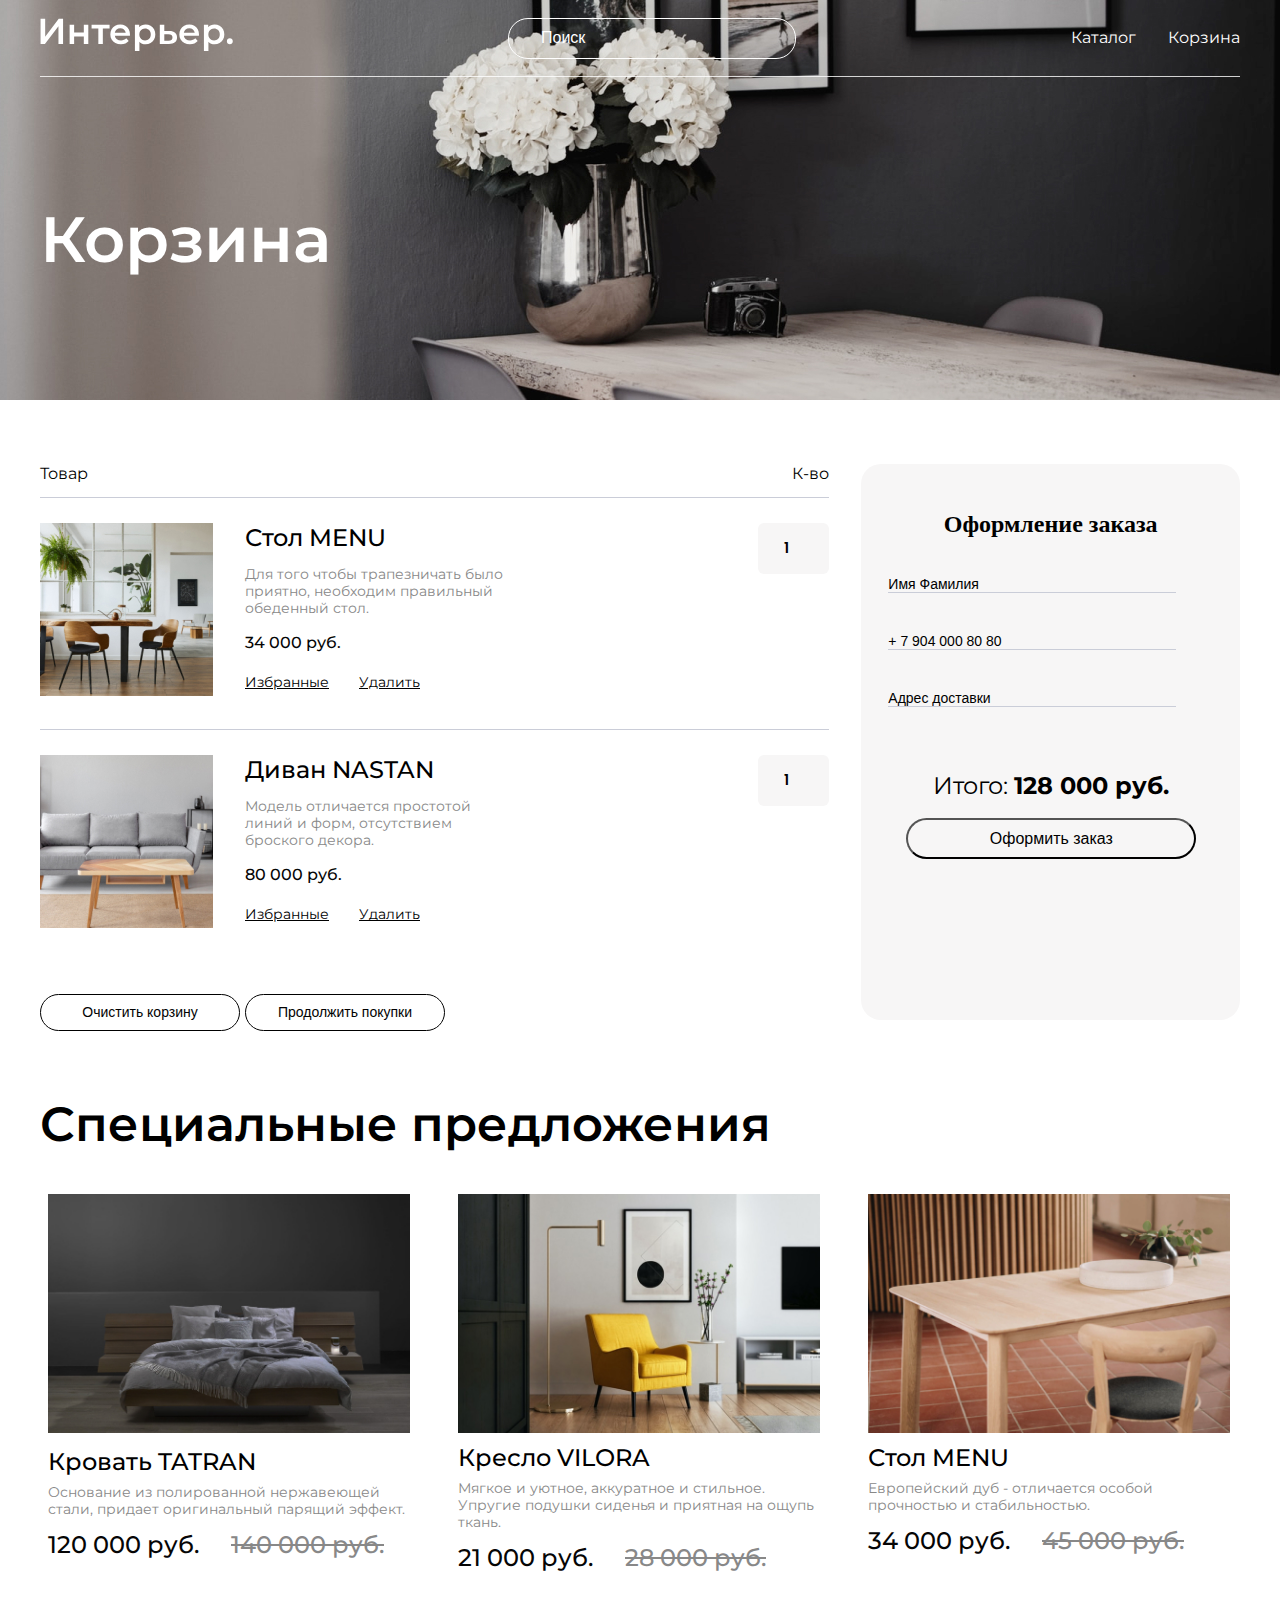
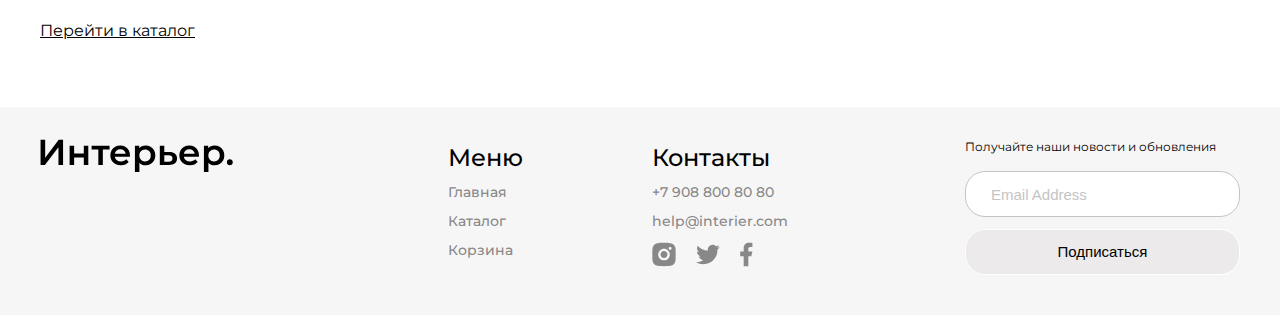
<file: cart.html>
<!DOCTYPE html>
<html lang="ru">
  <head>
    <meta charset="UTF-8" />
    <meta http-equiv="X-UA-Compatible" content="IE=edge" />
    <meta name="viewport" content="width=device-width, initial-scale=1.0" />
    <title>Корзина</title>
    <link rel="preconnect" href="https://fonts.googleapis.com" />
    <link rel="preconnect" href="https://fonts.gstatic.com" crossorigin />
    <link
      href="https://fonts.googleapis.com/css2?family=Montserrat:wght@400;500;600&display=swap"
      rel="stylesheet"
    />
    <link
      href="https://fonts.googleapis.com/css2?family=Poppins:wght@600&display=swap"
      rel="stylesheet"
    />
    <link rel="stylesheet" href="./style.css" />
  </head>
  <body>
    <section class="top-cart center">
      <header class="header">
        <a class="logo" href="index.html"
          ><img class="logo__img" src="./img/logo.svg" alt="logo"
        /></a>
        <input class="header__input" type="text" placeholder="Поиск" />
        <nav class="menu">
          <a class="menu__link" href="catalog.html">Каталог</a>
          <a class="menu__link" href="cart.html">Корзина</a>
        </nav>

        <div class="menu-mob">
          <a href="#"
            ><svg
              width="17"
              height="16"
              viewBox="0 0 17 16"
              fill="none"
              xmlns="http://www.w3.org/2000/svg"
            >
              <path
                d="M14.5069 15.0085L14.5069 15.0085C14.5897 15.0914 14.6881 15.1571 14.7963 15.2019C14.9046 15.2468 15.0206 15.2698 15.1377 15.2698C15.2549 15.2698 15.3709 15.2468 15.4791 15.2019C15.5873 15.1571 15.6857 15.0914 15.7685 15.0085C15.8514 14.9257 15.9171 14.8274 15.9619 14.7191C16.0068 14.6109 16.0298 14.4949 16.0298 14.3777C16.0298 14.2606 16.0068 14.1446 15.9619 14.0363C15.9171 13.9281 15.8514 13.8298 15.7685 13.7469L15.7685 13.7469L12.4368 10.416C13.4021 9.13496 13.8547 7.53846 13.7038 5.93943C13.5501 4.31054 12.7816 2.80139 11.5547 1.719C10.3277 0.636623 8.73451 0.0623154 7.09916 0.11292C5.46381 0.163525 3.90917 0.835233 2.7515 1.99141C1.59282 3.14838 0.918906 4.70363 0.867092 6.34023C0.815278 7.97682 1.38946 9.57159 2.47264 10.7995C3.55581 12.0275 5.06645 12.7962 6.69672 12.9491C8.29727 13.0991 9.89485 12.6444 11.1757 11.6766L14.5069 15.0085ZM10.5895 3.25366C11.0271 3.68416 11.3751 4.19703 11.6135 4.76269C11.8518 5.32835 11.9758 5.93561 11.9783 6.54944C11.9808 7.16327 11.8618 7.77152 11.628 8.3391C11.3943 8.90669 11.0505 9.42238 10.6164 9.85642C10.1824 10.2905 9.66668 10.6343 9.09909 10.868C8.53151 11.1018 7.92326 11.2208 7.30943 11.2183C6.6956 11.2158 6.08834 11.0918 5.52268 10.8535C4.95702 10.6151 4.44415 10.2671 4.01365 9.82954C3.15334 8.9551 2.67341 7.77613 2.6784 6.54944C2.6834 5.32275 3.17291 4.14773 4.04032 3.28033C4.90772 2.41292 6.08274 1.92341 7.30943 1.91841C8.53612 1.91342 9.71508 2.39335 10.5895 3.25366Z"
                fill="white"
                stroke="white"
                stroke-width="0.2"
              />
            </svg>
          </a>
          <a href="catalog.html"
            ><svg
              width="20"
              height="21"
              viewBox="0 0 20 21"
              fill="none"
              xmlns="http://www.w3.org/2000/svg"
            >
              <rect
                x="0.800537"
                y="0.900024"
                width="4.57143"
                height="4.57143"
                fill="white"
              />
              <rect
                x="0.800537"
                y="8.21436"
                width="4.57143"
                height="4.57143"
                fill="white"
              />
              <rect
                x="0.800537"
                y="15.5286"
                width="4.57143"
                height="4.57143"
                fill="white"
              />
              <rect
                x="8.11401"
                y="8.21436"
                width="4.57143"
                height="4.57143"
                fill="white"
              />
              <rect
                x="8.11401"
                y="15.5286"
                width="4.57143"
                height="4.57143"
                fill="white"
              />
              <rect
                x="8.11401"
                y="0.900024"
                width="4.57143"
                height="4.57143"
                fill="white"
              />
              <rect
                x="15.4285"
                y="8.21436"
                width="4.57143"
                height="4.57143"
                fill="white"
              />
              <rect
                x="15.4285"
                y="15.5286"
                width="4.57143"
                height="4.57143"
                fill="white"
              />
              <rect
                x="15.4285"
                y="0.900024"
                width="4.57143"
                height="4.57143"
                fill="white"
              />
            </svg>
          </a>
          <a href="cart.html"
            ><svg
              width="19"
              height="17"
              viewBox="0 0 19 17"
              fill="none"
              xmlns="http://www.w3.org/2000/svg"
            >
              <path
                d="M11.5834 16.8333C12.1359 16.8333 12.6658 16.6138 13.0565 16.2231C13.4473 15.8324 13.6667 15.3025 13.6667 14.75C13.6667 14.1974 13.4473 13.6675 13.0565 13.2768C12.6658 12.8861 12.1359 12.6666 11.5834 12.6666C11.0309 12.6666 10.501 12.8861 10.1103 13.2768C9.71957 13.6675 9.50008 14.1974 9.50008 14.75C9.50008 15.3025 9.71957 15.8324 10.1103 16.2231C10.501 16.6138 11.0309 16.8333 11.5834 16.8333ZM4.29174 16.8333C4.84428 16.8333 5.37418 16.6138 5.76488 16.2231C6.15558 15.8324 6.37508 15.3025 6.37508 14.75C6.37508 14.1974 6.15558 13.6675 5.76488 13.2768C5.37418 12.8861 4.84428 12.6666 4.29174 12.6666C3.73921 12.6666 3.20931 12.8861 2.81861 13.2768C2.4279 13.6675 2.20841 14.1974 2.20841 14.75C2.20841 15.3025 2.4279 15.8324 2.81861 16.2231C3.20931 16.6138 3.73921 16.8333 4.29174 16.8333ZM17.873 2.16975C18.133 2.16136 18.3796 2.05217 18.5606 1.86525C18.7416 1.67834 18.8428 1.42836 18.8428 1.16819C18.8428 0.908013 18.7416 0.658037 18.5606 0.471123C18.3796 0.28421 18.133 0.175013 17.873 0.166626H16.674C15.7345 0.166626 14.922 0.818709 14.7178 1.73538L13.4126 7.61246C13.2084 8.52912 12.3959 9.18121 11.4563 9.18121H3.63133L2.12924 3.17079H11.8636C12.1212 3.15904 12.3644 3.04844 12.5425 2.86199C12.7206 2.67555 12.82 2.42761 12.82 2.16975C12.82 1.91189 12.7206 1.66395 12.5425 1.47751C12.3644 1.29106 12.1212 1.18046 11.8636 1.16871H2.12924C1.82473 1.16862 1.5242 1.23796 1.25051 1.37145C0.976815 1.50495 0.737161 1.69909 0.549763 1.93911C0.362364 2.17913 0.232155 2.45872 0.169034 2.75662C0.105914 3.05452 0.111544 3.36289 0.185495 3.65829L1.68758 9.66662C1.79586 10.1002 2.046 10.485 2.39821 10.7601C2.75042 11.0351 3.18447 11.1844 3.63133 11.1843H11.4563C12.368 11.1845 13.2524 10.8736 13.9636 10.3032C14.6748 9.73275 15.1701 8.93681 15.3678 8.04683L16.674 2.16975H17.873Z"
                fill="white"
              />
            </svg>
          </a>
        </div>
      </header>
      <h1 class="title heading-big">Корзина</h1>
    </section>

    <section class="cart center">
      <div class="cart__content">
        <div class="cart__name-box">
          <p>Товар</p>
          <p>К-во</p>
        </div>
        <div class="cart__item">
          <div class="cart__left">
            <img class="cart__img" src="img/cart/item1.jpg" alt="Стол MENU" />
            <div class="cart__info">
              <a class="cart__info-name" href="#">Стол MENU</a>
              <p class="cart__info-text">
                Для того чтобы трапезничать было приятно, необходим правильный
                обеденный стол.
              </p>
              <p class="cart__info-price">34 000 руб.</p>
              <div class="cart__link-box">
                <a class="cart__link-box-item" href="#">Избранные</a>
                <a class="cart__link-box-item" href="#">Удалить</a>
              </div>
            </div>
          </div>
          <input class="cart__item-count" type="number" value="1" min="1" />
        </div>

        <div class="cart__item">
          <div class="cart__left">
            <img
              class="cart__img"
              src="img/cart/item2.jpg"
              alt="Диван NASTAN"
            />
            <div class="cart__info">
              <a class="cart__info-name" href="#">Диван NASTAN</a>
              <p class="cart__info-text">
                Модель отличается простотой линий и форм, отсутствием броского
                декора.
              </p>
              <p class="cart__info-price">80 000 руб.</p>
              <div class="cart__link-box">
                <a class="cart__link-box-item" href="#">Избранные</a>
                <a class="cart__link-box-item" href="#">Удалить</a>
              </div>
            </div>
          </div>
          <input class="cart__item-count" type="number" value="1" min="1" />
        </div>
      </div>
      <div class="cart__form">
        <h3 class="cart__form-title">Оформление заказа</h3>
        <form class="cart__form-box" action="">
          <input
            class="cart__form-input"
            type="text"
            placeholder="Имя Фамилия"
          />
          <input
            class="cart__form-input"
            type="tel"
            placeholder="+ 7 904 000 80 80"
          />
          <input
            class="cart__form-input"
            type="text"
            placeholder="Адрес доставки"
          />
          <p class="cart__form-price">Итого: <b>128 000 руб.</b></p>
          <button class="cart__form-button" type="submit">
            Оформить заказ
          </button>
        </form>
      </div>
      <div class="cart__buttons">
        <button class="cart__button">Очистить корзину</button>
        <button class="cart__button">Продолжить покупки</button>
      </div>
    </section>

    <section class="special-offer center">
      <div class="product-box">
        <h2 class="heading">Специальные предложения</h2>
        <div class="product-content">
          <div class="product">
            <div class="product__img-box">
              <img
                src="./img/product/BedTATRAN.jpg"
                alt="Кровать TATRAN"
                class="product__image"
              />
              <div class="product__icons">
                <a class="product__icons_between" href="cart.html">
                  <svg
                    width="20"
                    height="22"
                    viewBox="0 0 20 22"
                    fill="none"
                    xmlns="http://www.w3.org/2000/svg"
                  >
                    <path
                      d="M5 7V5C5 3.67916 5.07093 1.93397 6 1C6.92908 0.0660251 8.68609 0 10 0C11.3139 0 13.0709 0.0660251 14 1C14.9291 1.93397 15 3.67916 15 5V7H18C18.2628 7 18.8142 6.81321 19 7C19.1858 7.18679 19 7.73583 19 8V20C19 20.2642 19.1858 20.8132 19 21C18.8142 21.1868 18.2628 21 18 21H2C1.73722 21 1.18582 21.1868 1 21C0.814189 20.8132 1 20.2642 1 20V8C1 7.73583 0.814189 7.18679 1 7C1.18582 6.81321 1.73722 7 2 7H5ZM5 9H3V19H17V9H15V11H13V9H7V11H5V9ZM7 7H13V5C13 4.2075 12.5575 3.56038 12 3C11.4426 2.43962 10.7884 2 10 2C9.21166 2 8.55745 2.43962 8 3C7.44256 3.56038 7 4.2075 7 5V7Z"
                      fill="#C4C4C4"
                    />
                  </svg>
                </a>
                <a href="#">
                  <svg
                    width="20"
                    height="20"
                    viewBox="0 0 20 20"
                    fill="none"
                    xmlns="http://www.w3.org/2000/svg"
                  >
                    <path
                      d="M9.99999 19C9.35499 18.428 8.62599 17.833 7.85499 17.2H7.84499C5.12999 14.98 2.05299 12.468 0.693992 9.458C0.24751 8.49973 0.0108963 7.45713 -1.91116e-05 6.4C-0.00300091 4.94949 0.578763 3.55899 1.6138 2.54277C2.64884 1.52655 4.04978 0.970397 5.49999 1C6.68062 1.00187 7.83583 1.34308 8.82799 1.983C9.26396 2.26597 9.65841 2.60826 9.99999 3C10.3435 2.6098 10.738 2.26771 11.173 1.983C12.1647 1.34296 13.3197 1.00172 14.5 1C15.9502 0.970397 17.3511 1.52655 18.3862 2.54277C19.4212 3.55899 20.003 4.94949 20 6.4C19.9898 7.45882 19.7532 8.5032 19.306 9.463C17.947 12.473 14.871 14.984 12.156 17.2L12.146 17.208C11.374 17.837 10.646 18.432 10.001 19.008L9.99999 19ZM5.49999 3C4.5685 2.98835 3.67006 3.34485 2.99999 3.992C2.35438 4.62617 1.99355 5.49505 1.99991 6.4C2.01132 7.1705 2.18582 7.92985 2.51199 8.628C3.1535 9.92671 4.0191 11.1021 5.06899 12.1C6.05999 13.1 7.19999 14.068 8.18599 14.882C8.45899 15.107 8.73699 15.334 9.01499 15.561L9.18999 15.704C9.45699 15.922 9.73299 16.148 9.99999 16.37L10.013 16.358L10.019 16.353H10.025L10.034 16.346H10.039H10.044L10.062 16.331L10.103 16.298L10.11 16.292L10.121 16.284H10.127L10.136 16.276L10.8 15.731L10.974 15.588C11.255 15.359 11.533 15.132 11.806 14.907C12.792 14.093 13.933 13.126 14.924 12.121C15.974 11.1236 16.8397 9.94852 17.481 8.65C17.8131 7.9458 17.9901 7.17851 18 6.4C18.0042 5.49784 17.6435 4.6323 17 4C16.3312 3.34992 15.4326 2.99049 14.5 3C13.3619 2.99033 12.2739 3.46737 11.51 4.311L9.99999 6.051L8.48999 4.311C7.72606 3.46737 6.63807 2.99033 5.49999 3Z"
                      fill="#C4C4C4"
                    />
                  </svg>
                </a>
              </div>
              <div class="product__icons">
                <a class="product__icons_between" href="cart.html">
                  <svg
                    width="20"
                    height="22"
                    viewBox="0 0 20 22"
                    fill="none"
                    xmlns="http://www.w3.org/2000/svg"
                  >
                    <path
                      d="M5 7V5C5 3.67916 5.07093 1.93397 6 1C6.92908 0.0660251 8.68609 0 10 0C11.3139 0 13.0709 0.0660251 14 1C14.9291 1.93397 15 3.67916 15 5V7H18C18.2628 7 18.8142 6.81321 19 7C19.1858 7.18679 19 7.73583 19 8V20C19 20.2642 19.1858 20.8132 19 21C18.8142 21.1868 18.2628 21 18 21H2C1.73722 21 1.18582 21.1868 1 21C0.814189 20.8132 1 20.2642 1 20V8C1 7.73583 0.814189 7.18679 1 7C1.18582 6.81321 1.73722 7 2 7H5ZM5 9H3V19H17V9H15V11H13V9H7V11H5V9ZM7 7H13V5C13 4.2075 12.5575 3.56038 12 3C11.4426 2.43962 10.7884 2 10 2C9.21166 2 8.55745 2.43962 8 3C7.44256 3.56038 7 4.2075 7 5V7Z"
                      fill="#C4C4C4"
                    />
                  </svg>
                </a>
                <a href="#">
                  <svg
                    width="20"
                    height="20"
                    viewBox="0 0 20 20"
                    fill="none"
                    xmlns="http://www.w3.org/2000/svg"
                  >
                    <path
                      d="M9.99999 19C9.35499 18.428 8.62599 17.833 7.85499 17.2H7.84499C5.12999 14.98 2.05299 12.468 0.693992 9.458C0.24751 8.49973 0.0108963 7.45713 -1.91116e-05 6.4C-0.00300091 4.94949 0.578763 3.55899 1.6138 2.54277C2.64884 1.52655 4.04978 0.970397 5.49999 1C6.68062 1.00187 7.83583 1.34308 8.82799 1.983C9.26396 2.26597 9.65841 2.60826 9.99999 3C10.3435 2.6098 10.738 2.26771 11.173 1.983C12.1647 1.34296 13.3197 1.00172 14.5 1C15.9502 0.970397 17.3511 1.52655 18.3862 2.54277C19.4212 3.55899 20.003 4.94949 20 6.4C19.9898 7.45882 19.7532 8.5032 19.306 9.463C17.947 12.473 14.871 14.984 12.156 17.2L12.146 17.208C11.374 17.837 10.646 18.432 10.001 19.008L9.99999 19ZM5.49999 3C4.5685 2.98835 3.67006 3.34485 2.99999 3.992C2.35438 4.62617 1.99355 5.49505 1.99991 6.4C2.01132 7.1705 2.18582 7.92985 2.51199 8.628C3.1535 9.92671 4.0191 11.1021 5.06899 12.1C6.05999 13.1 7.19999 14.068 8.18599 14.882C8.45899 15.107 8.73699 15.334 9.01499 15.561L9.18999 15.704C9.45699 15.922 9.73299 16.148 9.99999 16.37L10.013 16.358L10.019 16.353H10.025L10.034 16.346H10.039H10.044L10.062 16.331L10.103 16.298L10.11 16.292L10.121 16.284H10.127L10.136 16.276L10.8 15.731L10.974 15.588C11.255 15.359 11.533 15.132 11.806 14.907C12.792 14.093 13.933 13.126 14.924 12.121C15.974 11.1236 16.8397 9.94852 17.481 8.65C17.8131 7.9458 17.9901 7.17851 18 6.4C18.0042 5.49784 17.6435 4.6323 17 4C16.3312 3.34992 15.4326 2.99049 14.5 3C13.3619 2.99033 12.2739 3.46737 11.51 4.311L9.99999 6.051L8.48999 4.311C7.72606 3.46737 6.63807 2.99033 5.49999 3Z"
                      fill="#C4C4C4"
                    />
                  </svg>
                </a>
              </div>
            </div>
            <a class="product__heading" href="#">Кровать TATRAN</a>
            <p class="product__desc">
              Основание из полированной нержавеющей стали, придает оригинальный
              парящий эффект.
            </p>
            <div class="product-box__price">
              <span class="product__price">120 000 руб.</span>
              <span class="product__price product__price_sale"
                >140 000 руб.</span
              >
            </div>
          </div>

          <div class="product">
            <img
              src="./img/product/VILORA.jpg"
              alt="Кресло VILORA"
              class="product__image"
            />
            <div class="product__icons">
              <a class="product__icons_between" href="cart.html">
                <svg
                  width="20"
                  height="22"
                  viewBox="0 0 20 22"
                  fill="none"
                  xmlns="http://www.w3.org/2000/svg"
                >
                  <path
                    d="M5 7V5C5 3.67916 5.07093 1.93397 6 1C6.92908 0.0660251 8.68609 0 10 0C11.3139 0 13.0709 0.0660251 14 1C14.9291 1.93397 15 3.67916 15 5V7H18C18.2628 7 18.8142 6.81321 19 7C19.1858 7.18679 19 7.73583 19 8V20C19 20.2642 19.1858 20.8132 19 21C18.8142 21.1868 18.2628 21 18 21H2C1.73722 21 1.18582 21.1868 1 21C0.814189 20.8132 1 20.2642 1 20V8C1 7.73583 0.814189 7.18679 1 7C1.18582 6.81321 1.73722 7 2 7H5ZM5 9H3V19H17V9H15V11H13V9H7V11H5V9ZM7 7H13V5C13 4.2075 12.5575 3.56038 12 3C11.4426 2.43962 10.7884 2 10 2C9.21166 2 8.55745 2.43962 8 3C7.44256 3.56038 7 4.2075 7 5V7Z"
                    fill="#C4C4C4"
                  />
                </svg>
              </a>
              <a href="#">
                <svg
                  width="20"
                  height="20"
                  viewBox="0 0 20 20"
                  fill="none"
                  xmlns="http://www.w3.org/2000/svg"
                >
                  <path
                    d="M9.99999 19C9.35499 18.428 8.62599 17.833 7.85499 17.2H7.84499C5.12999 14.98 2.05299 12.468 0.693992 9.458C0.24751 8.49973 0.0108963 7.45713 -1.91116e-05 6.4C-0.00300091 4.94949 0.578763 3.55899 1.6138 2.54277C2.64884 1.52655 4.04978 0.970397 5.49999 1C6.68062 1.00187 7.83583 1.34308 8.82799 1.983C9.26396 2.26597 9.65841 2.60826 9.99999 3C10.3435 2.6098 10.738 2.26771 11.173 1.983C12.1647 1.34296 13.3197 1.00172 14.5 1C15.9502 0.970397 17.3511 1.52655 18.3862 2.54277C19.4212 3.55899 20.003 4.94949 20 6.4C19.9898 7.45882 19.7532 8.5032 19.306 9.463C17.947 12.473 14.871 14.984 12.156 17.2L12.146 17.208C11.374 17.837 10.646 18.432 10.001 19.008L9.99999 19ZM5.49999 3C4.5685 2.98835 3.67006 3.34485 2.99999 3.992C2.35438 4.62617 1.99355 5.49505 1.99991 6.4C2.01132 7.1705 2.18582 7.92985 2.51199 8.628C3.1535 9.92671 4.0191 11.1021 5.06899 12.1C6.05999 13.1 7.19999 14.068 8.18599 14.882C8.45899 15.107 8.73699 15.334 9.01499 15.561L9.18999 15.704C9.45699 15.922 9.73299 16.148 9.99999 16.37L10.013 16.358L10.019 16.353H10.025L10.034 16.346H10.039H10.044L10.062 16.331L10.103 16.298L10.11 16.292L10.121 16.284H10.127L10.136 16.276L10.8 15.731L10.974 15.588C11.255 15.359 11.533 15.132 11.806 14.907C12.792 14.093 13.933 13.126 14.924 12.121C15.974 11.1236 16.8397 9.94852 17.481 8.65C17.8131 7.9458 17.9901 7.17851 18 6.4C18.0042 5.49784 17.6435 4.6323 17 4C16.3312 3.34992 15.4326 2.99049 14.5 3C13.3619 2.99033 12.2739 3.46737 11.51 4.311L9.99999 6.051L8.48999 4.311C7.72606 3.46737 6.63807 2.99033 5.49999 3Z"
                    fill="#C4C4C4"
                  />
                </svg>
              </a>
            </div>
            <a class="product__heading" href="#">Кресло VILORA</a>
            <p class="product__desc">
              Мягкое и уютное, аккуратное и стильное. Упругие подушки сиденья и
              приятная на ощупь ткань.
            </p>
            <div class="product-box__price">
              <span class="product__price">21 000 руб.</span>
              <span class="product__price product__price_sale"
                >28 000 руб.</span
              >
            </div>
          </div>

          <div class="product">
            <img
              src="./img/product/table.jpg"
              alt="Стол MENU"
              class="product__image"
            />
            <div class="product__icons">
              <a class="product__icons_between" href="cart.html">
                <svg
                  width="20"
                  height="22"
                  viewBox="0 0 20 22"
                  fill="none"
                  xmlns="http://www.w3.org/2000/svg"
                >
                  <path
                    d="M5 7V5C5 3.67916 5.07093 1.93397 6 1C6.92908 0.0660251 8.68609 0 10 0C11.3139 0 13.0709 0.0660251 14 1C14.9291 1.93397 15 3.67916 15 5V7H18C18.2628 7 18.8142 6.81321 19 7C19.1858 7.18679 19 7.73583 19 8V20C19 20.2642 19.1858 20.8132 19 21C18.8142 21.1868 18.2628 21 18 21H2C1.73722 21 1.18582 21.1868 1 21C0.814189 20.8132 1 20.2642 1 20V8C1 7.73583 0.814189 7.18679 1 7C1.18582 6.81321 1.73722 7 2 7H5ZM5 9H3V19H17V9H15V11H13V9H7V11H5V9ZM7 7H13V5C13 4.2075 12.5575 3.56038 12 3C11.4426 2.43962 10.7884 2 10 2C9.21166 2 8.55745 2.43962 8 3C7.44256 3.56038 7 4.2075 7 5V7Z"
                    fill="#C4C4C4"
                  />
                </svg>
              </a>
              <a href="#">
                <svg
                  width="20"
                  height="20"
                  viewBox="0 0 20 20"
                  fill="none"
                  xmlns="http://www.w3.org/2000/svg"
                >
                  <path
                    d="M9.99999 19C9.35499 18.428 8.62599 17.833 7.85499 17.2H7.84499C5.12999 14.98 2.05299 12.468 0.693992 9.458C0.24751 8.49973 0.0108963 7.45713 -1.91116e-05 6.4C-0.00300091 4.94949 0.578763 3.55899 1.6138 2.54277C2.64884 1.52655 4.04978 0.970397 5.49999 1C6.68062 1.00187 7.83583 1.34308 8.82799 1.983C9.26396 2.26597 9.65841 2.60826 9.99999 3C10.3435 2.6098 10.738 2.26771 11.173 1.983C12.1647 1.34296 13.3197 1.00172 14.5 1C15.9502 0.970397 17.3511 1.52655 18.3862 2.54277C19.4212 3.55899 20.003 4.94949 20 6.4C19.9898 7.45882 19.7532 8.5032 19.306 9.463C17.947 12.473 14.871 14.984 12.156 17.2L12.146 17.208C11.374 17.837 10.646 18.432 10.001 19.008L9.99999 19ZM5.49999 3C4.5685 2.98835 3.67006 3.34485 2.99999 3.992C2.35438 4.62617 1.99355 5.49505 1.99991 6.4C2.01132 7.1705 2.18582 7.92985 2.51199 8.628C3.1535 9.92671 4.0191 11.1021 5.06899 12.1C6.05999 13.1 7.19999 14.068 8.18599 14.882C8.45899 15.107 8.73699 15.334 9.01499 15.561L9.18999 15.704C9.45699 15.922 9.73299 16.148 9.99999 16.37L10.013 16.358L10.019 16.353H10.025L10.034 16.346H10.039H10.044L10.062 16.331L10.103 16.298L10.11 16.292L10.121 16.284H10.127L10.136 16.276L10.8 15.731L10.974 15.588C11.255 15.359 11.533 15.132 11.806 14.907C12.792 14.093 13.933 13.126 14.924 12.121C15.974 11.1236 16.8397 9.94852 17.481 8.65C17.8131 7.9458 17.9901 7.17851 18 6.4C18.0042 5.49784 17.6435 4.6323 17 4C16.3312 3.34992 15.4326 2.99049 14.5 3C13.3619 2.99033 12.2739 3.46737 11.51 4.311L9.99999 6.051L8.48999 4.311C7.72606 3.46737 6.63807 2.99033 5.49999 3Z"
                    fill="#C4C4C4"
                  />
                </svg>
              </a>
            </div>
            <a class="product__heading" href="#">Стол MENU</a>
            <p class="product__desc">
              Европейский дуб - отличается особой прочностью и стабильностью.
            </p>
            <div class="product-box__price">
              <span class="product__price">34 000 руб.</span>
              <span class="product__price product__price_sale"
                >45 000 руб.</span
              >
            </div>
          </div>
        </div>
      </div>

      <div class="box-link">
        <a class="catalog__link" href="catalog.html">Перейти в каталог</a>
      </div>
    </section>

    <footer class="footer center">
      <a href="index.html" class="footer__logo"
        ><img src="./img/logo-footer.svg" alt="logo"
      /></a>
      <div class="footer__content">
        <div class="footer__info">
          <nav class="footer__item">
            <h4 class="footer__heading">Меню</h4>
            <a class="footer__link" href="index.html">Главная</a>
            <a class="footer__link" href="catalog.html">Каталог</a>
            <a class="footer__link" href="#">Корзина</a>
          </nav>
          <div class="footer__item">
            <h4 class="footer__heading">Контакты</h4>
            <a class="footer__link" href="tel:+7 908 800 80 80"
              >+7 908 800 80 80</a
            >
            <a class="footer__link" href="mailto:help@interier.com"
              >help@interier.com</a
            >
            <div class="footer__icons">
              <a href="#"
                ><svg
                  width="24"
                  height="25"
                  viewBox="0 0 24 25"
                  fill="none"
                  xmlns="http://www.w3.org/2000/svg"
                >
                  <path
                    d="M12 0.833984C15.1698 0.833984 15.5653 0.845651 16.809 0.903984C18.0515 0.962318 18.8973 1.15715 19.6417 1.44648C20.4117 1.74282 21.0603 2.14415 21.709 2.79165C22.3022 3.37486 22.7613 4.08034 23.0542 4.85898C23.3423 5.60215 23.5383 6.44915 23.5967 7.69165C23.6515 8.93532 23.6667 9.33082 23.6667 12.5007C23.6667 15.6705 23.655 16.066 23.5967 17.3097C23.5383 18.5522 23.3423 19.398 23.0542 20.1423C22.7621 20.9214 22.303 21.627 21.709 22.2097C21.1256 22.8027 20.4202 23.2617 19.6417 23.5548C18.8985 23.843 18.0515 24.039 16.809 24.0973C15.5653 24.1522 15.1698 24.1673 12 24.1673C8.83017 24.1673 8.43467 24.1557 7.191 24.0973C5.9485 24.039 5.10267 23.843 4.35834 23.5548C3.57938 23.2625 2.87378 22.8034 2.291 22.2097C1.69764 21.6265 1.23859 20.921 0.945836 20.1423C0.656503 19.3992 0.461669 18.5522 0.403336 17.3097C0.348502 16.066 0.333336 15.6705 0.333336 12.5007C0.333336 9.33082 0.345002 8.93532 0.403336 7.69165C0.461669 6.44798 0.656503 5.60332 0.945836 4.85898C1.23778 4.07986 1.69694 3.37419 2.291 2.79165C2.87395 2.19809 3.5795 1.739 4.35834 1.44648C5.10267 1.15715 5.94734 0.962318 7.191 0.903984C8.43467 0.849151 8.83017 0.833984 12 0.833984ZM12 6.66732C10.4529 6.66732 8.96918 7.2819 7.87521 8.37586C6.78125 9.46982 6.16667 10.9536 6.16667 12.5007C6.16667 14.0477 6.78125 15.5315 7.87521 16.6254C8.96918 17.7194 10.4529 18.334 12 18.334C13.5471 18.334 15.0308 17.7194 16.1248 16.6254C17.2188 15.5315 17.8333 14.0477 17.8333 12.5007C17.8333 10.9536 17.2188 9.46982 16.1248 8.37586C15.0308 7.2819 13.5471 6.66732 12 6.66732ZM19.5833 6.37565C19.5833 5.98888 19.4297 5.61794 19.1562 5.34445C18.8827 5.07096 18.5118 4.91732 18.125 4.91732C17.7382 4.91732 17.3673 5.07096 17.0938 5.34445C16.8203 5.61794 16.6667 5.98888 16.6667 6.37565C16.6667 6.76243 16.8203 7.13336 17.0938 7.40685C17.3673 7.68034 17.7382 7.83398 18.125 7.83398C18.5118 7.83398 18.8827 7.68034 19.1562 7.40685C19.4297 7.13336 19.5833 6.76243 19.5833 6.37565ZM12 9.00065C12.9283 9.00065 13.8185 9.3694 14.4749 10.0258C15.1313 10.6822 15.5 11.5724 15.5 12.5007C15.5 13.4289 15.1313 14.3191 14.4749 14.9755C13.8185 15.6319 12.9283 16.0007 12 16.0007C11.0717 16.0007 10.1815 15.6319 9.52513 14.9755C8.86875 14.3191 8.5 13.4289 8.5 12.5007C8.5 11.5724 8.86875 10.6822 9.52513 10.0258C10.1815 9.3694 11.0717 9.00065 12 9.00065Z"
                    fill="#888888"
                  />
                </svg>
              </a>
              <a href="#"
                ><svg
                  width="24"
                  height="21"
                  viewBox="0 0 24 21"
                  fill="none"
                  xmlns="http://www.w3.org/2000/svg"
                >
                  <path
                    d="M23.8557 3.09919C22.965 3.49317 22.0205 3.75191 21.0533 3.86686C22.0727 3.2572 22.8357 2.29771 23.2 1.16719C22.2433 1.73652 21.1945 2.13552 20.1013 2.35136C19.3671 1.5657 18.3938 1.04465 17.3328 0.869207C16.2718 0.693765 15.1826 0.873764 14.2345 1.38122C13.2864 1.88868 12.5325 2.69516 12.09 3.67528C11.6475 4.65541 11.5412 5.75427 11.7877 6.80103C9.84763 6.70379 7.94973 6.19964 6.21718 5.3213C4.48462 4.44296 2.95616 3.21008 1.73101 1.70269C1.29735 2.44755 1.06946 3.29429 1.07067 4.15619C1.07067 5.84786 1.93167 7.34236 3.24067 8.21736C2.46602 8.19297 1.70841 7.98377 1.03101 7.60719V7.66786C1.03124 8.79451 1.42111 9.88641 2.1345 10.7584C2.84789 11.6304 3.8409 12.2289 4.94517 12.4524C4.22606 12.6472 3.47203 12.676 2.74017 12.5364C3.05152 13.5061 3.65835 14.3543 4.4757 14.962C5.29305 15.5697 6.27999 15.9066 7.29834 15.9255C6.28624 16.7204 5.12738 17.308 3.88804 17.6547C2.64869 18.0014 1.35316 18.1005 0.0755081 17.9462C2.30582 19.3805 4.90212 20.142 7.55384 20.1395C16.529 20.1395 21.4372 12.7044 21.4372 6.25619C21.4372 6.04619 21.4313 5.83386 21.422 5.62619C22.3773 4.93572 23.2019 4.08038 23.8568 3.10036L23.8557 3.09919Z"
                    fill="#888888"
                  />
                </svg>
              </a>
              <a href="#"
                ><svg
                  width="13"
                  height="25"
                  viewBox="0 0 13 25"
                  fill="none"
                  xmlns="http://www.w3.org/2000/svg"
                >
                  <path
                    d="M8.33332 14.2218H11.25L12.4167 9.55518H8.33332V7.22184C8.33332 6.02018 8.33332 4.88851 10.6667 4.88851H12.4167V0.968509C12.0363 0.918343 10.6002 0.805176 9.08349 0.805176C5.91599 0.805176 3.66666 2.73834 3.66666 6.28851V9.55518H0.166656V14.2218H3.66666V24.1385H8.33332V14.2218Z"
                    fill="#888888"
                  />
                </svg>
              </a>
            </div>
          </div>
        </div>
        <form action="#" class="form">
          <p class="form__text">Получайте наши новости и обновления</p>
          <input type="email" class="form__email" placeholder="Email Address" />
          <button type="submit" class="form__btn">Подписаться</button>
        </form>
      </div>
    </footer>
  </body>
</html>
</file>
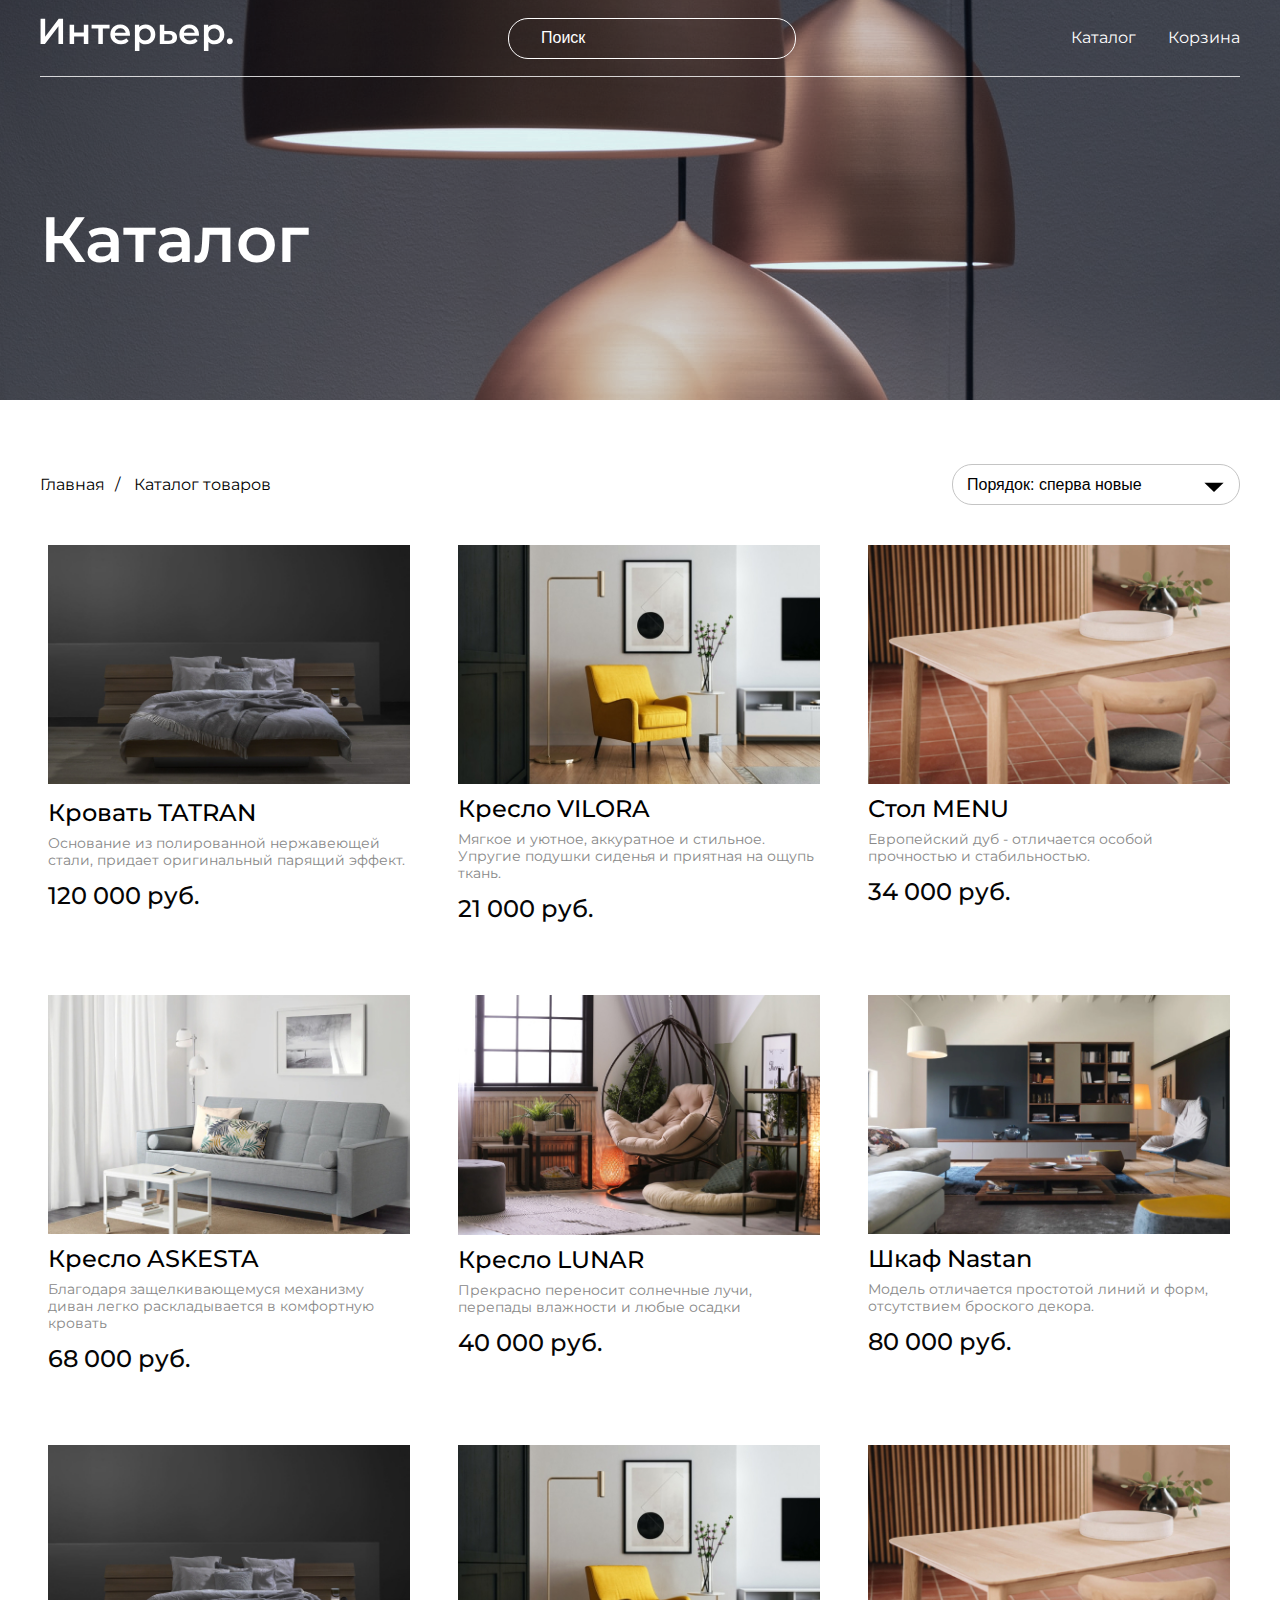
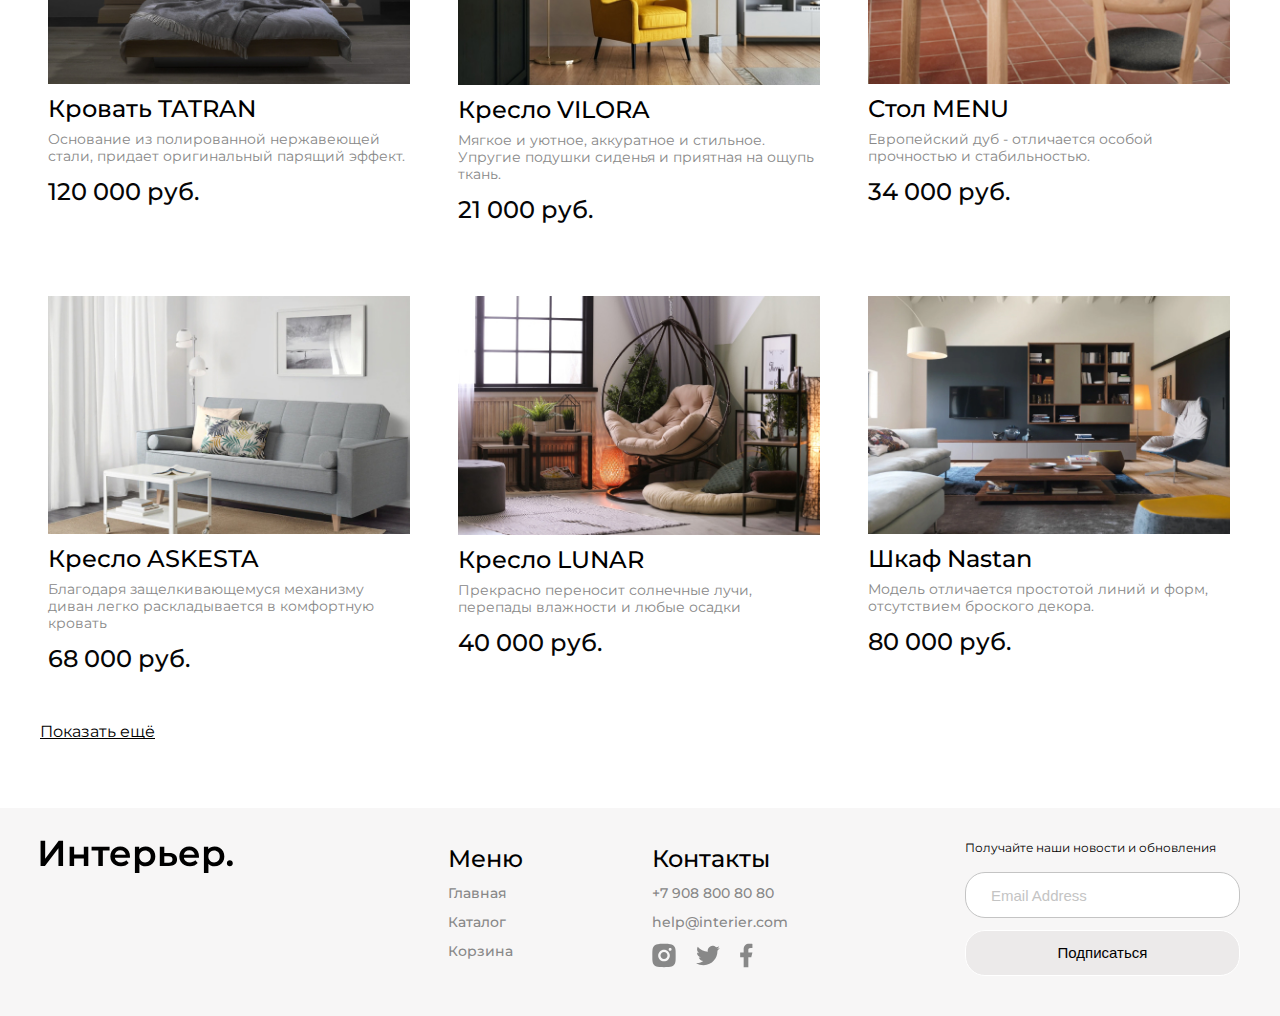
<file: catalog.html>
<!DOCTYPE html>
<html lang="ru">
  <head>
    <meta charset="UTF-8" />
    <meta http-equiv="X-UA-Compatible" content="IE=edge" />
    <meta name="viewport" content="width=device-width, initial-scale=1.0" />
    <title>Каталог</title>
    <link rel="preconnect" href="https://fonts.googleapis.com" />
    <link rel="preconnect" href="https://fonts.gstatic.com" crossorigin />
    <link
      href="https://fonts.googleapis.com/css2?family=Montserrat:wght@400;500;600&display=swap"
      rel="stylesheet"
    />
    <link rel="stylesheet" href="./style.css" />
  </head>
  <body>
    <div class="top-content center">
      <header class="header">
        <a class="logo" href="index.html"
          ><img class="logo__img" src="./img/logo.svg" alt="logo"
        /></a>
        <input class="header__input" type="text" placeholder="Поиск" />
        <nav class="menu">
          <a class="menu__link" href="catalog.html">Каталог</a>
          <a class="menu__link" href="cart.html">Корзина</a>
        </nav>
        <div class="menu-mob">
          <a href="#"
            ><svg
              width="17"
              height="16"
              viewBox="0 0 17 16"
              fill="none"
              xmlns="http://www.w3.org/2000/svg"
            >
              <path
                d="M14.5069 15.0085L14.5069 15.0085C14.5897 15.0914 14.6881 15.1571 14.7963 15.2019C14.9046 15.2468 15.0206 15.2698 15.1377 15.2698C15.2549 15.2698 15.3709 15.2468 15.4791 15.2019C15.5873 15.1571 15.6857 15.0914 15.7685 15.0085C15.8514 14.9257 15.9171 14.8274 15.9619 14.7191C16.0068 14.6109 16.0298 14.4949 16.0298 14.3777C16.0298 14.2606 16.0068 14.1446 15.9619 14.0363C15.9171 13.9281 15.8514 13.8298 15.7685 13.7469L15.7685 13.7469L12.4368 10.416C13.4021 9.13496 13.8547 7.53846 13.7038 5.93943C13.5501 4.31054 12.7816 2.80139 11.5547 1.719C10.3277 0.636623 8.73451 0.0623154 7.09916 0.11292C5.46381 0.163525 3.90917 0.835233 2.7515 1.99141C1.59282 3.14838 0.918906 4.70363 0.867092 6.34023C0.815278 7.97682 1.38946 9.57159 2.47264 10.7995C3.55581 12.0275 5.06645 12.7962 6.69672 12.9491C8.29727 13.0991 9.89485 12.6444 11.1757 11.6766L14.5069 15.0085ZM10.5895 3.25366C11.0271 3.68416 11.3751 4.19703 11.6135 4.76269C11.8518 5.32835 11.9758 5.93561 11.9783 6.54944C11.9808 7.16327 11.8618 7.77152 11.628 8.3391C11.3943 8.90669 11.0505 9.42238 10.6164 9.85642C10.1824 10.2905 9.66668 10.6343 9.09909 10.868C8.53151 11.1018 7.92326 11.2208 7.30943 11.2183C6.6956 11.2158 6.08834 11.0918 5.52268 10.8535C4.95702 10.6151 4.44415 10.2671 4.01365 9.82954C3.15334 8.9551 2.67341 7.77613 2.6784 6.54944C2.6834 5.32275 3.17291 4.14773 4.04032 3.28033C4.90772 2.41292 6.08274 1.92341 7.30943 1.91841C8.53612 1.91342 9.71508 2.39335 10.5895 3.25366Z"
                fill="white"
                stroke="white"
                stroke-width="0.2"
              />
            </svg>
          </a>
          <a href="catalog.html"
            ><svg
              width="20"
              height="21"
              viewBox="0 0 20 21"
              fill="none"
              xmlns="http://www.w3.org/2000/svg"
            >
              <rect
                x="0.800537"
                y="0.900024"
                width="4.57143"
                height="4.57143"
                fill="white"
              />
              <rect
                x="0.800537"
                y="8.21436"
                width="4.57143"
                height="4.57143"
                fill="white"
              />
              <rect
                x="0.800537"
                y="15.5286"
                width="4.57143"
                height="4.57143"
                fill="white"
              />
              <rect
                x="8.11401"
                y="8.21436"
                width="4.57143"
                height="4.57143"
                fill="white"
              />
              <rect
                x="8.11401"
                y="15.5286"
                width="4.57143"
                height="4.57143"
                fill="white"
              />
              <rect
                x="8.11401"
                y="0.900024"
                width="4.57143"
                height="4.57143"
                fill="white"
              />
              <rect
                x="15.4285"
                y="8.21436"
                width="4.57143"
                height="4.57143"
                fill="white"
              />
              <rect
                x="15.4285"
                y="15.5286"
                width="4.57143"
                height="4.57143"
                fill="white"
              />
              <rect
                x="15.4285"
                y="0.900024"
                width="4.57143"
                height="4.57143"
                fill="white"
              />
            </svg>
          </a>
          <a href="cart.html"
            ><svg
              width="19"
              height="17"
              viewBox="0 0 19 17"
              fill="none"
              xmlns="http://www.w3.org/2000/svg"
            >
              <path
                d="M11.5834 16.8333C12.1359 16.8333 12.6658 16.6138 13.0565 16.2231C13.4473 15.8324 13.6667 15.3025 13.6667 14.75C13.6667 14.1974 13.4473 13.6675 13.0565 13.2768C12.6658 12.8861 12.1359 12.6666 11.5834 12.6666C11.0309 12.6666 10.501 12.8861 10.1103 13.2768C9.71957 13.6675 9.50008 14.1974 9.50008 14.75C9.50008 15.3025 9.71957 15.8324 10.1103 16.2231C10.501 16.6138 11.0309 16.8333 11.5834 16.8333ZM4.29174 16.8333C4.84428 16.8333 5.37418 16.6138 5.76488 16.2231C6.15558 15.8324 6.37508 15.3025 6.37508 14.75C6.37508 14.1974 6.15558 13.6675 5.76488 13.2768C5.37418 12.8861 4.84428 12.6666 4.29174 12.6666C3.73921 12.6666 3.20931 12.8861 2.81861 13.2768C2.4279 13.6675 2.20841 14.1974 2.20841 14.75C2.20841 15.3025 2.4279 15.8324 2.81861 16.2231C3.20931 16.6138 3.73921 16.8333 4.29174 16.8333ZM17.873 2.16975C18.133 2.16136 18.3796 2.05217 18.5606 1.86525C18.7416 1.67834 18.8428 1.42836 18.8428 1.16819C18.8428 0.908013 18.7416 0.658037 18.5606 0.471123C18.3796 0.28421 18.133 0.175013 17.873 0.166626H16.674C15.7345 0.166626 14.922 0.818709 14.7178 1.73538L13.4126 7.61246C13.2084 8.52912 12.3959 9.18121 11.4563 9.18121H3.63133L2.12924 3.17079H11.8636C12.1212 3.15904 12.3644 3.04844 12.5425 2.86199C12.7206 2.67555 12.82 2.42761 12.82 2.16975C12.82 1.91189 12.7206 1.66395 12.5425 1.47751C12.3644 1.29106 12.1212 1.18046 11.8636 1.16871H2.12924C1.82473 1.16862 1.5242 1.23796 1.25051 1.37145C0.976815 1.50495 0.737161 1.69909 0.549763 1.93911C0.362364 2.17913 0.232155 2.45872 0.169034 2.75662C0.105914 3.05452 0.111544 3.36289 0.185495 3.65829L1.68758 9.66662C1.79586 10.1002 2.046 10.485 2.39821 10.7601C2.75042 11.0351 3.18447 11.1844 3.63133 11.1843H11.4563C12.368 11.1845 13.2524 10.8736 13.9636 10.3032C14.6748 9.73275 15.1701 8.93681 15.3678 8.04683L16.674 2.16975H17.873Z"
                fill="white"
              />
            </svg>
          </a>
        </div>
      </header>
      <h1 class="title top-content__title">Каталог</h1>
    </div>

    <div class="catalog-nav center">
      <nav class="breadcrumbs">
        <a class="breadcrumbs__link" href="index.html"><span>Главная</span></a>
        <a class="breadcrumbs__link" href="catalog.html"
          ><span>Каталог товаров</span></a
        >
      </nav>
      <div class="select">
        <select class="select" name="" id="">
          <option value="1">Порядок: сперва новые</option>
          <option value="2">Порядок: сперва дорогие</option>
          <option value="3">Порядок: сперва дешевые</option>
        </select>
      </div>
    </div>

    <section class="catalog center">
      <div class="product-box">
        <div class="product-content">
          <div class="product">
            <div class="product__img-box">
              <img
                src="./img/product/BedTATRAN.jpg"
                alt="Кровать TATRAN"
                class="product__image"
              />
              <div class="product__icons">
                <a class="product__icons_between" href="cart.html">
                  <svg
                    width="20"
                    height="22"
                    viewBox="0 0 20 22"
                    fill="none"
                    xmlns="http://www.w3.org/2000/svg"
                  >
                    <path
                      d="M5 7V5C5 3.67916 5.07093 1.93397 6 1C6.92908 0.0660251 8.68609 0 10 0C11.3139 0 13.0709 0.0660251 14 1C14.9291 1.93397 15 3.67916 15 5V7H18C18.2628 7 18.8142 6.81321 19 7C19.1858 7.18679 19 7.73583 19 8V20C19 20.2642 19.1858 20.8132 19 21C18.8142 21.1868 18.2628 21 18 21H2C1.73722 21 1.18582 21.1868 1 21C0.814189 20.8132 1 20.2642 1 20V8C1 7.73583 0.814189 7.18679 1 7C1.18582 6.81321 1.73722 7 2 7H5ZM5 9H3V19H17V9H15V11H13V9H7V11H5V9ZM7 7H13V5C13 4.2075 12.5575 3.56038 12 3C11.4426 2.43962 10.7884 2 10 2C9.21166 2 8.55745 2.43962 8 3C7.44256 3.56038 7 4.2075 7 5V7Z"
                      fill="#C4C4C4"
                    />
                  </svg>
                </a>
                <a href="#">
                  <svg
                    width="20"
                    height="20"
                    viewBox="0 0 20 20"
                    fill="none"
                    xmlns="http://www.w3.org/2000/svg"
                  >
                    <path
                      d="M9.99999 19C9.35499 18.428 8.62599 17.833 7.85499 17.2H7.84499C5.12999 14.98 2.05299 12.468 0.693992 9.458C0.24751 8.49973 0.0108963 7.45713 -1.91116e-05 6.4C-0.00300091 4.94949 0.578763 3.55899 1.6138 2.54277C2.64884 1.52655 4.04978 0.970397 5.49999 1C6.68062 1.00187 7.83583 1.34308 8.82799 1.983C9.26396 2.26597 9.65841 2.60826 9.99999 3C10.3435 2.6098 10.738 2.26771 11.173 1.983C12.1647 1.34296 13.3197 1.00172 14.5 1C15.9502 0.970397 17.3511 1.52655 18.3862 2.54277C19.4212 3.55899 20.003 4.94949 20 6.4C19.9898 7.45882 19.7532 8.5032 19.306 9.463C17.947 12.473 14.871 14.984 12.156 17.2L12.146 17.208C11.374 17.837 10.646 18.432 10.001 19.008L9.99999 19ZM5.49999 3C4.5685 2.98835 3.67006 3.34485 2.99999 3.992C2.35438 4.62617 1.99355 5.49505 1.99991 6.4C2.01132 7.1705 2.18582 7.92985 2.51199 8.628C3.1535 9.92671 4.0191 11.1021 5.06899 12.1C6.05999 13.1 7.19999 14.068 8.18599 14.882C8.45899 15.107 8.73699 15.334 9.01499 15.561L9.18999 15.704C9.45699 15.922 9.73299 16.148 9.99999 16.37L10.013 16.358L10.019 16.353H10.025L10.034 16.346H10.039H10.044L10.062 16.331L10.103 16.298L10.11 16.292L10.121 16.284H10.127L10.136 16.276L10.8 15.731L10.974 15.588C11.255 15.359 11.533 15.132 11.806 14.907C12.792 14.093 13.933 13.126 14.924 12.121C15.974 11.1236 16.8397 9.94852 17.481 8.65C17.8131 7.9458 17.9901 7.17851 18 6.4C18.0042 5.49784 17.6435 4.6323 17 4C16.3312 3.34992 15.4326 2.99049 14.5 3C13.3619 2.99033 12.2739 3.46737 11.51 4.311L9.99999 6.051L8.48999 4.311C7.72606 3.46737 6.63807 2.99033 5.49999 3Z"
                      fill="#C4C4C4"
                    />
                  </svg>
                </a>
              </div>
            </div>
            <a class="product__heading" href="#">Кровать TATRAN</a>
            <p class="product__desc">
              Основание из полированной нержавеющей стали, придает оригинальный
              парящий эффект.
            </p>
            <div class="product-box__price">
              <span class="product__price">120 000 руб.</span>
            </div>
          </div>

          <div class="product">
            <img
              src="./img/product/VILORA.jpg"
              alt="Кресло VILORA"
              class="product__image"
            />
            <div class="product__icons">
              <a class="product__icons_between" href="cart.html">
                <svg
                  width="20"
                  height="22"
                  viewBox="0 0 20 22"
                  fill="none"
                  xmlns="http://www.w3.org/2000/svg"
                >
                  <path
                    d="M5 7V5C5 3.67916 5.07093 1.93397 6 1C6.92908 0.0660251 8.68609 0 10 0C11.3139 0 13.0709 0.0660251 14 1C14.9291 1.93397 15 3.67916 15 5V7H18C18.2628 7 18.8142 6.81321 19 7C19.1858 7.18679 19 7.73583 19 8V20C19 20.2642 19.1858 20.8132 19 21C18.8142 21.1868 18.2628 21 18 21H2C1.73722 21 1.18582 21.1868 1 21C0.814189 20.8132 1 20.2642 1 20V8C1 7.73583 0.814189 7.18679 1 7C1.18582 6.81321 1.73722 7 2 7H5ZM5 9H3V19H17V9H15V11H13V9H7V11H5V9ZM7 7H13V5C13 4.2075 12.5575 3.56038 12 3C11.4426 2.43962 10.7884 2 10 2C9.21166 2 8.55745 2.43962 8 3C7.44256 3.56038 7 4.2075 7 5V7Z"
                    fill="#C4C4C4"
                  />
                </svg>
              </a>
              <a href="#">
                <svg
                  width="20"
                  height="20"
                  viewBox="0 0 20 20"
                  fill="none"
                  xmlns="http://www.w3.org/2000/svg"
                >
                  <path
                    d="M9.99999 19C9.35499 18.428 8.62599 17.833 7.85499 17.2H7.84499C5.12999 14.98 2.05299 12.468 0.693992 9.458C0.24751 8.49973 0.0108963 7.45713 -1.91116e-05 6.4C-0.00300091 4.94949 0.578763 3.55899 1.6138 2.54277C2.64884 1.52655 4.04978 0.970397 5.49999 1C6.68062 1.00187 7.83583 1.34308 8.82799 1.983C9.26396 2.26597 9.65841 2.60826 9.99999 3C10.3435 2.6098 10.738 2.26771 11.173 1.983C12.1647 1.34296 13.3197 1.00172 14.5 1C15.9502 0.970397 17.3511 1.52655 18.3862 2.54277C19.4212 3.55899 20.003 4.94949 20 6.4C19.9898 7.45882 19.7532 8.5032 19.306 9.463C17.947 12.473 14.871 14.984 12.156 17.2L12.146 17.208C11.374 17.837 10.646 18.432 10.001 19.008L9.99999 19ZM5.49999 3C4.5685 2.98835 3.67006 3.34485 2.99999 3.992C2.35438 4.62617 1.99355 5.49505 1.99991 6.4C2.01132 7.1705 2.18582 7.92985 2.51199 8.628C3.1535 9.92671 4.0191 11.1021 5.06899 12.1C6.05999 13.1 7.19999 14.068 8.18599 14.882C8.45899 15.107 8.73699 15.334 9.01499 15.561L9.18999 15.704C9.45699 15.922 9.73299 16.148 9.99999 16.37L10.013 16.358L10.019 16.353H10.025L10.034 16.346H10.039H10.044L10.062 16.331L10.103 16.298L10.11 16.292L10.121 16.284H10.127L10.136 16.276L10.8 15.731L10.974 15.588C11.255 15.359 11.533 15.132 11.806 14.907C12.792 14.093 13.933 13.126 14.924 12.121C15.974 11.1236 16.8397 9.94852 17.481 8.65C17.8131 7.9458 17.9901 7.17851 18 6.4C18.0042 5.49784 17.6435 4.6323 17 4C16.3312 3.34992 15.4326 2.99049 14.5 3C13.3619 2.99033 12.2739 3.46737 11.51 4.311L9.99999 6.051L8.48999 4.311C7.72606 3.46737 6.63807 2.99033 5.49999 3Z"
                    fill="#C4C4C4"
                  />
                </svg>
              </a>
            </div>
            <a class="product__heading" href="#">Кресло VILORA</a>
            <p class="product__desc">
              Мягкое и уютное, аккуратное и стильное. Упругие подушки сиденья и
              приятная на ощупь ткань.
            </p>
            <div class="product-box__price">
              <span class="product__price">21 000 руб.</span>
            </div>
          </div>

          <div class="product">
            <img
              src="./img/product/table.jpg"
              alt="Стол MENU"
              class="product__image"
            />
            <a class="product__heading" href="#">Стол MENU</a>
            <p class="product__desc">
              Европейский дуб - отличается особой прочностью и стабильностью.
            </p>
            <div class="product-box__price">
              <span class="product__price">34 000 руб.</span>
            </div>
          </div>

          <div class="product">
            <img
              src="./img/product/sofa.jpg"
              alt="Кресло ASKESTA"
              class="product__image"
            />
            <div class="product__icons">
              <a class="product__icons_between" href="cart.html">
                <svg
                  width="20"
                  height="22"
                  viewBox="0 0 20 22"
                  fill="none"
                  xmlns="http://www.w3.org/2000/svg"
                >
                  <path
                    d="M5 7V5C5 3.67916 5.07093 1.93397 6 1C6.92908 0.0660251 8.68609 0 10 0C11.3139 0 13.0709 0.0660251 14 1C14.9291 1.93397 15 3.67916 15 5V7H18C18.2628 7 18.8142 6.81321 19 7C19.1858 7.18679 19 7.73583 19 8V20C19 20.2642 19.1858 20.8132 19 21C18.8142 21.1868 18.2628 21 18 21H2C1.73722 21 1.18582 21.1868 1 21C0.814189 20.8132 1 20.2642 1 20V8C1 7.73583 0.814189 7.18679 1 7C1.18582 6.81321 1.73722 7 2 7H5ZM5 9H3V19H17V9H15V11H13V9H7V11H5V9ZM7 7H13V5C13 4.2075 12.5575 3.56038 12 3C11.4426 2.43962 10.7884 2 10 2C9.21166 2 8.55745 2.43962 8 3C7.44256 3.56038 7 4.2075 7 5V7Z"
                    fill="#C4C4C4"
                  />
                </svg>
              </a>
              <a href="#">
                <svg
                  width="20"
                  height="20"
                  viewBox="0 0 20 20"
                  fill="none"
                  xmlns="http://www.w3.org/2000/svg"
                >
                  <path
                    d="M9.99999 19C9.35499 18.428 8.62599 17.833 7.85499 17.2H7.84499C5.12999 14.98 2.05299 12.468 0.693992 9.458C0.24751 8.49973 0.0108963 7.45713 -1.91116e-05 6.4C-0.00300091 4.94949 0.578763 3.55899 1.6138 2.54277C2.64884 1.52655 4.04978 0.970397 5.49999 1C6.68062 1.00187 7.83583 1.34308 8.82799 1.983C9.26396 2.26597 9.65841 2.60826 9.99999 3C10.3435 2.6098 10.738 2.26771 11.173 1.983C12.1647 1.34296 13.3197 1.00172 14.5 1C15.9502 0.970397 17.3511 1.52655 18.3862 2.54277C19.4212 3.55899 20.003 4.94949 20 6.4C19.9898 7.45882 19.7532 8.5032 19.306 9.463C17.947 12.473 14.871 14.984 12.156 17.2L12.146 17.208C11.374 17.837 10.646 18.432 10.001 19.008L9.99999 19ZM5.49999 3C4.5685 2.98835 3.67006 3.34485 2.99999 3.992C2.35438 4.62617 1.99355 5.49505 1.99991 6.4C2.01132 7.1705 2.18582 7.92985 2.51199 8.628C3.1535 9.92671 4.0191 11.1021 5.06899 12.1C6.05999 13.1 7.19999 14.068 8.18599 14.882C8.45899 15.107 8.73699 15.334 9.01499 15.561L9.18999 15.704C9.45699 15.922 9.73299 16.148 9.99999 16.37L10.013 16.358L10.019 16.353H10.025L10.034 16.346H10.039H10.044L10.062 16.331L10.103 16.298L10.11 16.292L10.121 16.284H10.127L10.136 16.276L10.8 15.731L10.974 15.588C11.255 15.359 11.533 15.132 11.806 14.907C12.792 14.093 13.933 13.126 14.924 12.121C15.974 11.1236 16.8397 9.94852 17.481 8.65C17.8131 7.9458 17.9901 7.17851 18 6.4C18.0042 5.49784 17.6435 4.6323 17 4C16.3312 3.34992 15.4326 2.99049 14.5 3C13.3619 2.99033 12.2739 3.46737 11.51 4.311L9.99999 6.051L8.48999 4.311C7.72606 3.46737 6.63807 2.99033 5.49999 3Z"
                    fill="#C4C4C4"
                  />
                </svg>
              </a>
            </div>
            <a class="product__heading" href="#">Кресло ASKESTA</a>
            <p class="product__desc">
              Благодаря защелкивающемуся механизму диван легко раскладывается в
              комфортную кровать
            </p>
            <div class="product-box__price">
              <span class="product__price">68 000 руб.</span>
            </div>
          </div>

          <div class="product">
            <img
              src="./img/product/armchair.jpg"
              alt="Кресло LUNAR"
              class="product__image"
            />
            <div class="product__icons">
              <a class="product__icons_between" href="cart.html">
                <svg
                  width="20"
                  height="22"
                  viewBox="0 0 20 22"
                  fill="none"
                  xmlns="http://www.w3.org/2000/svg"
                >
                  <path
                    d="M5 7V5C5 3.67916 5.07093 1.93397 6 1C6.92908 0.0660251 8.68609 0 10 0C11.3139 0 13.0709 0.0660251 14 1C14.9291 1.93397 15 3.67916 15 5V7H18C18.2628 7 18.8142 6.81321 19 7C19.1858 7.18679 19 7.73583 19 8V20C19 20.2642 19.1858 20.8132 19 21C18.8142 21.1868 18.2628 21 18 21H2C1.73722 21 1.18582 21.1868 1 21C0.814189 20.8132 1 20.2642 1 20V8C1 7.73583 0.814189 7.18679 1 7C1.18582 6.81321 1.73722 7 2 7H5ZM5 9H3V19H17V9H15V11H13V9H7V11H5V9ZM7 7H13V5C13 4.2075 12.5575 3.56038 12 3C11.4426 2.43962 10.7884 2 10 2C9.21166 2 8.55745 2.43962 8 3C7.44256 3.56038 7 4.2075 7 5V7Z"
                    fill="#C4C4C4"
                  />
                </svg>
              </a>
              <a href="#">
                <svg
                  width="20"
                  height="20"
                  viewBox="0 0 20 20"
                  fill="none"
                  xmlns="http://www.w3.org/2000/svg"
                >
                  <path
                    d="M9.99999 19C9.35499 18.428 8.62599 17.833 7.85499 17.2H7.84499C5.12999 14.98 2.05299 12.468 0.693992 9.458C0.24751 8.49973 0.0108963 7.45713 -1.91116e-05 6.4C-0.00300091 4.94949 0.578763 3.55899 1.6138 2.54277C2.64884 1.52655 4.04978 0.970397 5.49999 1C6.68062 1.00187 7.83583 1.34308 8.82799 1.983C9.26396 2.26597 9.65841 2.60826 9.99999 3C10.3435 2.6098 10.738 2.26771 11.173 1.983C12.1647 1.34296 13.3197 1.00172 14.5 1C15.9502 0.970397 17.3511 1.52655 18.3862 2.54277C19.4212 3.55899 20.003 4.94949 20 6.4C19.9898 7.45882 19.7532 8.5032 19.306 9.463C17.947 12.473 14.871 14.984 12.156 17.2L12.146 17.208C11.374 17.837 10.646 18.432 10.001 19.008L9.99999 19ZM5.49999 3C4.5685 2.98835 3.67006 3.34485 2.99999 3.992C2.35438 4.62617 1.99355 5.49505 1.99991 6.4C2.01132 7.1705 2.18582 7.92985 2.51199 8.628C3.1535 9.92671 4.0191 11.1021 5.06899 12.1C6.05999 13.1 7.19999 14.068 8.18599 14.882C8.45899 15.107 8.73699 15.334 9.01499 15.561L9.18999 15.704C9.45699 15.922 9.73299 16.148 9.99999 16.37L10.013 16.358L10.019 16.353H10.025L10.034 16.346H10.039H10.044L10.062 16.331L10.103 16.298L10.11 16.292L10.121 16.284H10.127L10.136 16.276L10.8 15.731L10.974 15.588C11.255 15.359 11.533 15.132 11.806 14.907C12.792 14.093 13.933 13.126 14.924 12.121C15.974 11.1236 16.8397 9.94852 17.481 8.65C17.8131 7.9458 17.9901 7.17851 18 6.4C18.0042 5.49784 17.6435 4.6323 17 4C16.3312 3.34992 15.4326 2.99049 14.5 3C13.3619 2.99033 12.2739 3.46737 11.51 4.311L9.99999 6.051L8.48999 4.311C7.72606 3.46737 6.63807 2.99033 5.49999 3Z"
                    fill="#C4C4C4"
                  />
                </svg>
              </a>
            </div>
            <a class="product__heading" href="#">Кресло LUNAR</a>
            <p class="product__desc">
              Прекрасно переносит солнечные лучи, перепады влажности и любые
              осадки
            </p>
            <div class="product-box__price">
              <span class="product__price">40 000 руб.</span>
            </div>
          </div>

          <div class="product">
            <img
              src="./img/product/closet.jpg"
              alt="Шкаф Nastan"
              class="product__image"
            />
            <div class="product__icons">
              <a class="product__icons_between" href="cart.html">
                <svg
                  width="20"
                  height="22"
                  viewBox="0 0 20 22"
                  fill="none"
                  xmlns="http://www.w3.org/2000/svg"
                >
                  <path
                    d="M5 7V5C5 3.67916 5.07093 1.93397 6 1C6.92908 0.0660251 8.68609 0 10 0C11.3139 0 13.0709 0.0660251 14 1C14.9291 1.93397 15 3.67916 15 5V7H18C18.2628 7 18.8142 6.81321 19 7C19.1858 7.18679 19 7.73583 19 8V20C19 20.2642 19.1858 20.8132 19 21C18.8142 21.1868 18.2628 21 18 21H2C1.73722 21 1.18582 21.1868 1 21C0.814189 20.8132 1 20.2642 1 20V8C1 7.73583 0.814189 7.18679 1 7C1.18582 6.81321 1.73722 7 2 7H5ZM5 9H3V19H17V9H15V11H13V9H7V11H5V9ZM7 7H13V5C13 4.2075 12.5575 3.56038 12 3C11.4426 2.43962 10.7884 2 10 2C9.21166 2 8.55745 2.43962 8 3C7.44256 3.56038 7 4.2075 7 5V7Z"
                    fill="#C4C4C4"
                  />
                </svg>
              </a>
              <a href="#">
                <svg
                  width="20"
                  height="20"
                  viewBox="0 0 20 20"
                  fill="none"
                  xmlns="http://www.w3.org/2000/svg"
                >
                  <path
                    d="M9.99999 19C9.35499 18.428 8.62599 17.833 7.85499 17.2H7.84499C5.12999 14.98 2.05299 12.468 0.693992 9.458C0.24751 8.49973 0.0108963 7.45713 -1.91116e-05 6.4C-0.00300091 4.94949 0.578763 3.55899 1.6138 2.54277C2.64884 1.52655 4.04978 0.970397 5.49999 1C6.68062 1.00187 7.83583 1.34308 8.82799 1.983C9.26396 2.26597 9.65841 2.60826 9.99999 3C10.3435 2.6098 10.738 2.26771 11.173 1.983C12.1647 1.34296 13.3197 1.00172 14.5 1C15.9502 0.970397 17.3511 1.52655 18.3862 2.54277C19.4212 3.55899 20.003 4.94949 20 6.4C19.9898 7.45882 19.7532 8.5032 19.306 9.463C17.947 12.473 14.871 14.984 12.156 17.2L12.146 17.208C11.374 17.837 10.646 18.432 10.001 19.008L9.99999 19ZM5.49999 3C4.5685 2.98835 3.67006 3.34485 2.99999 3.992C2.35438 4.62617 1.99355 5.49505 1.99991 6.4C2.01132 7.1705 2.18582 7.92985 2.51199 8.628C3.1535 9.92671 4.0191 11.1021 5.06899 12.1C6.05999 13.1 7.19999 14.068 8.18599 14.882C8.45899 15.107 8.73699 15.334 9.01499 15.561L9.18999 15.704C9.45699 15.922 9.73299 16.148 9.99999 16.37L10.013 16.358L10.019 16.353H10.025L10.034 16.346H10.039H10.044L10.062 16.331L10.103 16.298L10.11 16.292L10.121 16.284H10.127L10.136 16.276L10.8 15.731L10.974 15.588C11.255 15.359 11.533 15.132 11.806 14.907C12.792 14.093 13.933 13.126 14.924 12.121C15.974 11.1236 16.8397 9.94852 17.481 8.65C17.8131 7.9458 17.9901 7.17851 18 6.4C18.0042 5.49784 17.6435 4.6323 17 4C16.3312 3.34992 15.4326 2.99049 14.5 3C13.3619 2.99033 12.2739 3.46737 11.51 4.311L9.99999 6.051L8.48999 4.311C7.72606 3.46737 6.63807 2.99033 5.49999 3Z"
                    fill="#C4C4C4"
                  />
                </svg>
              </a>
            </div>
            <a class="product__heading" href="#">Шкаф Nastan</a>
            <p class="product__desc">
              Модель отличается простотой линий и форм, отсутствием броского
              декора.
            </p>
            <div class="product-box__price">
              <span class="product__price">80 000 руб.</span>
            </div>
          </div>
          <div class="product">
            <img
              src="./img/product/BedTATRAN.jpg"
              alt="Кровать TATRAN"
              class="product__image"
            />
            <div class="product__icons">
              <a class="product__icons_between" href="cart.html">
                <svg
                  width="20"
                  height="22"
                  viewBox="0 0 20 22"
                  fill="none"
                  xmlns="http://www.w3.org/2000/svg"
                >
                  <path
                    d="M5 7V5C5 3.67916 5.07093 1.93397 6 1C6.92908 0.0660251 8.68609 0 10 0C11.3139 0 13.0709 0.0660251 14 1C14.9291 1.93397 15 3.67916 15 5V7H18C18.2628 7 18.8142 6.81321 19 7C19.1858 7.18679 19 7.73583 19 8V20C19 20.2642 19.1858 20.8132 19 21C18.8142 21.1868 18.2628 21 18 21H2C1.73722 21 1.18582 21.1868 1 21C0.814189 20.8132 1 20.2642 1 20V8C1 7.73583 0.814189 7.18679 1 7C1.18582 6.81321 1.73722 7 2 7H5ZM5 9H3V19H17V9H15V11H13V9H7V11H5V9ZM7 7H13V5C13 4.2075 12.5575 3.56038 12 3C11.4426 2.43962 10.7884 2 10 2C9.21166 2 8.55745 2.43962 8 3C7.44256 3.56038 7 4.2075 7 5V7Z"
                    fill="#C4C4C4"
                  />
                </svg>
              </a>
              <a href="#">
                <svg
                  width="20"
                  height="20"
                  viewBox="0 0 20 20"
                  fill="none"
                  xmlns="http://www.w3.org/2000/svg"
                >
                  <path
                    d="M9.99999 19C9.35499 18.428 8.62599 17.833 7.85499 17.2H7.84499C5.12999 14.98 2.05299 12.468 0.693992 9.458C0.24751 8.49973 0.0108963 7.45713 -1.91116e-05 6.4C-0.00300091 4.94949 0.578763 3.55899 1.6138 2.54277C2.64884 1.52655 4.04978 0.970397 5.49999 1C6.68062 1.00187 7.83583 1.34308 8.82799 1.983C9.26396 2.26597 9.65841 2.60826 9.99999 3C10.3435 2.6098 10.738 2.26771 11.173 1.983C12.1647 1.34296 13.3197 1.00172 14.5 1C15.9502 0.970397 17.3511 1.52655 18.3862 2.54277C19.4212 3.55899 20.003 4.94949 20 6.4C19.9898 7.45882 19.7532 8.5032 19.306 9.463C17.947 12.473 14.871 14.984 12.156 17.2L12.146 17.208C11.374 17.837 10.646 18.432 10.001 19.008L9.99999 19ZM5.49999 3C4.5685 2.98835 3.67006 3.34485 2.99999 3.992C2.35438 4.62617 1.99355 5.49505 1.99991 6.4C2.01132 7.1705 2.18582 7.92985 2.51199 8.628C3.1535 9.92671 4.0191 11.1021 5.06899 12.1C6.05999 13.1 7.19999 14.068 8.18599 14.882C8.45899 15.107 8.73699 15.334 9.01499 15.561L9.18999 15.704C9.45699 15.922 9.73299 16.148 9.99999 16.37L10.013 16.358L10.019 16.353H10.025L10.034 16.346H10.039H10.044L10.062 16.331L10.103 16.298L10.11 16.292L10.121 16.284H10.127L10.136 16.276L10.8 15.731L10.974 15.588C11.255 15.359 11.533 15.132 11.806 14.907C12.792 14.093 13.933 13.126 14.924 12.121C15.974 11.1236 16.8397 9.94852 17.481 8.65C17.8131 7.9458 17.9901 7.17851 18 6.4C18.0042 5.49784 17.6435 4.6323 17 4C16.3312 3.34992 15.4326 2.99049 14.5 3C13.3619 2.99033 12.2739 3.46737 11.51 4.311L9.99999 6.051L8.48999 4.311C7.72606 3.46737 6.63807 2.99033 5.49999 3Z"
                    fill="#C4C4C4"
                  />
                </svg>
              </a>
            </div>
            <a class="product__heading" href="#">Кровать TATRAN</a>
            <p class="product__desc">
              Основание из полированной нержавеющей стали, придает оригинальный
              парящий эффект.
            </p>
            <div class="product-box__price">
              <span class="product__price">120 000 руб.</span>
            </div>
          </div>

          <div class="product">
            <img
              src="./img/product/VILORA.jpg"
              alt="Кресло VILORA"
              class="product__image"
            />
            <div class="product__icons">
              <a class="product__icons_between" href="cart.html">
                <svg
                  width="20"
                  height="22"
                  viewBox="0 0 20 22"
                  fill="none"
                  xmlns="http://www.w3.org/2000/svg"
                >
                  <path
                    d="M5 7V5C5 3.67916 5.07093 1.93397 6 1C6.92908 0.0660251 8.68609 0 10 0C11.3139 0 13.0709 0.0660251 14 1C14.9291 1.93397 15 3.67916 15 5V7H18C18.2628 7 18.8142 6.81321 19 7C19.1858 7.18679 19 7.73583 19 8V20C19 20.2642 19.1858 20.8132 19 21C18.8142 21.1868 18.2628 21 18 21H2C1.73722 21 1.18582 21.1868 1 21C0.814189 20.8132 1 20.2642 1 20V8C1 7.73583 0.814189 7.18679 1 7C1.18582 6.81321 1.73722 7 2 7H5ZM5 9H3V19H17V9H15V11H13V9H7V11H5V9ZM7 7H13V5C13 4.2075 12.5575 3.56038 12 3C11.4426 2.43962 10.7884 2 10 2C9.21166 2 8.55745 2.43962 8 3C7.44256 3.56038 7 4.2075 7 5V7Z"
                    fill="#C4C4C4"
                  />
                </svg>
              </a>
              <a href="#">
                <svg
                  width="20"
                  height="20"
                  viewBox="0 0 20 20"
                  fill="none"
                  xmlns="http://www.w3.org/2000/svg"
                >
                  <path
                    d="M9.99999 19C9.35499 18.428 8.62599 17.833 7.85499 17.2H7.84499C5.12999 14.98 2.05299 12.468 0.693992 9.458C0.24751 8.49973 0.0108963 7.45713 -1.91116e-05 6.4C-0.00300091 4.94949 0.578763 3.55899 1.6138 2.54277C2.64884 1.52655 4.04978 0.970397 5.49999 1C6.68062 1.00187 7.83583 1.34308 8.82799 1.983C9.26396 2.26597 9.65841 2.60826 9.99999 3C10.3435 2.6098 10.738 2.26771 11.173 1.983C12.1647 1.34296 13.3197 1.00172 14.5 1C15.9502 0.970397 17.3511 1.52655 18.3862 2.54277C19.4212 3.55899 20.003 4.94949 20 6.4C19.9898 7.45882 19.7532 8.5032 19.306 9.463C17.947 12.473 14.871 14.984 12.156 17.2L12.146 17.208C11.374 17.837 10.646 18.432 10.001 19.008L9.99999 19ZM5.49999 3C4.5685 2.98835 3.67006 3.34485 2.99999 3.992C2.35438 4.62617 1.99355 5.49505 1.99991 6.4C2.01132 7.1705 2.18582 7.92985 2.51199 8.628C3.1535 9.92671 4.0191 11.1021 5.06899 12.1C6.05999 13.1 7.19999 14.068 8.18599 14.882C8.45899 15.107 8.73699 15.334 9.01499 15.561L9.18999 15.704C9.45699 15.922 9.73299 16.148 9.99999 16.37L10.013 16.358L10.019 16.353H10.025L10.034 16.346H10.039H10.044L10.062 16.331L10.103 16.298L10.11 16.292L10.121 16.284H10.127L10.136 16.276L10.8 15.731L10.974 15.588C11.255 15.359 11.533 15.132 11.806 14.907C12.792 14.093 13.933 13.126 14.924 12.121C15.974 11.1236 16.8397 9.94852 17.481 8.65C17.8131 7.9458 17.9901 7.17851 18 6.4C18.0042 5.49784 17.6435 4.6323 17 4C16.3312 3.34992 15.4326 2.99049 14.5 3C13.3619 2.99033 12.2739 3.46737 11.51 4.311L9.99999 6.051L8.48999 4.311C7.72606 3.46737 6.63807 2.99033 5.49999 3Z"
                    fill="#C4C4C4"
                  />
                </svg>
              </a>
            </div>
            <a class="product__heading" href="#">Кресло VILORA</a>
            <p class="product__desc">
              Мягкое и уютное, аккуратное и стильное. Упругие подушки сиденья и
              приятная на ощупь ткань.
            </p>
            <div class="product-box__price">
              <span class="product__price">21 000 руб.</span>
            </div>
          </div>

          <div class="product">
            <img
              src="./img/product/table.jpg"
              alt="Стол MENU"
              class="product__image"
            />
            <div class="product__icons">
              <a class="product__icons_between" href="cart.html">
                <svg
                  width="20"
                  height="22"
                  viewBox="0 0 20 22"
                  fill="none"
                  xmlns="http://www.w3.org/2000/svg"
                >
                  <path
                    d="M5 7V5C5 3.67916 5.07093 1.93397 6 1C6.92908 0.0660251 8.68609 0 10 0C11.3139 0 13.0709 0.0660251 14 1C14.9291 1.93397 15 3.67916 15 5V7H18C18.2628 7 18.8142 6.81321 19 7C19.1858 7.18679 19 7.73583 19 8V20C19 20.2642 19.1858 20.8132 19 21C18.8142 21.1868 18.2628 21 18 21H2C1.73722 21 1.18582 21.1868 1 21C0.814189 20.8132 1 20.2642 1 20V8C1 7.73583 0.814189 7.18679 1 7C1.18582 6.81321 1.73722 7 2 7H5ZM5 9H3V19H17V9H15V11H13V9H7V11H5V9ZM7 7H13V5C13 4.2075 12.5575 3.56038 12 3C11.4426 2.43962 10.7884 2 10 2C9.21166 2 8.55745 2.43962 8 3C7.44256 3.56038 7 4.2075 7 5V7Z"
                    fill="#C4C4C4"
                  />
                </svg>
              </a>
              <a href="#">
                <svg
                  width="20"
                  height="20"
                  viewBox="0 0 20 20"
                  fill="none"
                  xmlns="http://www.w3.org/2000/svg"
                >
                  <path
                    d="M9.99999 19C9.35499 18.428 8.62599 17.833 7.85499 17.2H7.84499C5.12999 14.98 2.05299 12.468 0.693992 9.458C0.24751 8.49973 0.0108963 7.45713 -1.91116e-05 6.4C-0.00300091 4.94949 0.578763 3.55899 1.6138 2.54277C2.64884 1.52655 4.04978 0.970397 5.49999 1C6.68062 1.00187 7.83583 1.34308 8.82799 1.983C9.26396 2.26597 9.65841 2.60826 9.99999 3C10.3435 2.6098 10.738 2.26771 11.173 1.983C12.1647 1.34296 13.3197 1.00172 14.5 1C15.9502 0.970397 17.3511 1.52655 18.3862 2.54277C19.4212 3.55899 20.003 4.94949 20 6.4C19.9898 7.45882 19.7532 8.5032 19.306 9.463C17.947 12.473 14.871 14.984 12.156 17.2L12.146 17.208C11.374 17.837 10.646 18.432 10.001 19.008L9.99999 19ZM5.49999 3C4.5685 2.98835 3.67006 3.34485 2.99999 3.992C2.35438 4.62617 1.99355 5.49505 1.99991 6.4C2.01132 7.1705 2.18582 7.92985 2.51199 8.628C3.1535 9.92671 4.0191 11.1021 5.06899 12.1C6.05999 13.1 7.19999 14.068 8.18599 14.882C8.45899 15.107 8.73699 15.334 9.01499 15.561L9.18999 15.704C9.45699 15.922 9.73299 16.148 9.99999 16.37L10.013 16.358L10.019 16.353H10.025L10.034 16.346H10.039H10.044L10.062 16.331L10.103 16.298L10.11 16.292L10.121 16.284H10.127L10.136 16.276L10.8 15.731L10.974 15.588C11.255 15.359 11.533 15.132 11.806 14.907C12.792 14.093 13.933 13.126 14.924 12.121C15.974 11.1236 16.8397 9.94852 17.481 8.65C17.8131 7.9458 17.9901 7.17851 18 6.4C18.0042 5.49784 17.6435 4.6323 17 4C16.3312 3.34992 15.4326 2.99049 14.5 3C13.3619 2.99033 12.2739 3.46737 11.51 4.311L9.99999 6.051L8.48999 4.311C7.72606 3.46737 6.63807 2.99033 5.49999 3Z"
                    fill="#C4C4C4"
                  />
                </svg>
              </a>
            </div>
            <a class="product__heading" href="#">Стол MENU</a>
            <p class="product__desc">
              Европейский дуб - отличается особой прочностью и стабильностью.
            </p>
            <div class="product-box__price">
              <span class="product__price">34 000 руб.</span>
            </div>
          </div>

          <div class="product">
            <img
              src="./img/product/sofa.jpg"
              alt="Кресло ASKESTA"
              class="product__image"
            />
            <div class="product__icons">
              <a class="product__icons_between" href="cart.html">
                <svg
                  width="20"
                  height="22"
                  viewBox="0 0 20 22"
                  fill="none"
                  xmlns="http://www.w3.org/2000/svg"
                >
                  <path
                    d="M5 7V5C5 3.67916 5.07093 1.93397 6 1C6.92908 0.0660251 8.68609 0 10 0C11.3139 0 13.0709 0.0660251 14 1C14.9291 1.93397 15 3.67916 15 5V7H18C18.2628 7 18.8142 6.81321 19 7C19.1858 7.18679 19 7.73583 19 8V20C19 20.2642 19.1858 20.8132 19 21C18.8142 21.1868 18.2628 21 18 21H2C1.73722 21 1.18582 21.1868 1 21C0.814189 20.8132 1 20.2642 1 20V8C1 7.73583 0.814189 7.18679 1 7C1.18582 6.81321 1.73722 7 2 7H5ZM5 9H3V19H17V9H15V11H13V9H7V11H5V9ZM7 7H13V5C13 4.2075 12.5575 3.56038 12 3C11.4426 2.43962 10.7884 2 10 2C9.21166 2 8.55745 2.43962 8 3C7.44256 3.56038 7 4.2075 7 5V7Z"
                    fill="#C4C4C4"
                  />
                </svg>
              </a>
              <a href="#">
                <svg
                  width="20"
                  height="20"
                  viewBox="0 0 20 20"
                  fill="none"
                  xmlns="http://www.w3.org/2000/svg"
                >
                  <path
                    d="M9.99999 19C9.35499 18.428 8.62599 17.833 7.85499 17.2H7.84499C5.12999 14.98 2.05299 12.468 0.693992 9.458C0.24751 8.49973 0.0108963 7.45713 -1.91116e-05 6.4C-0.00300091 4.94949 0.578763 3.55899 1.6138 2.54277C2.64884 1.52655 4.04978 0.970397 5.49999 1C6.68062 1.00187 7.83583 1.34308 8.82799 1.983C9.26396 2.26597 9.65841 2.60826 9.99999 3C10.3435 2.6098 10.738 2.26771 11.173 1.983C12.1647 1.34296 13.3197 1.00172 14.5 1C15.9502 0.970397 17.3511 1.52655 18.3862 2.54277C19.4212 3.55899 20.003 4.94949 20 6.4C19.9898 7.45882 19.7532 8.5032 19.306 9.463C17.947 12.473 14.871 14.984 12.156 17.2L12.146 17.208C11.374 17.837 10.646 18.432 10.001 19.008L9.99999 19ZM5.49999 3C4.5685 2.98835 3.67006 3.34485 2.99999 3.992C2.35438 4.62617 1.99355 5.49505 1.99991 6.4C2.01132 7.1705 2.18582 7.92985 2.51199 8.628C3.1535 9.92671 4.0191 11.1021 5.06899 12.1C6.05999 13.1 7.19999 14.068 8.18599 14.882C8.45899 15.107 8.73699 15.334 9.01499 15.561L9.18999 15.704C9.45699 15.922 9.73299 16.148 9.99999 16.37L10.013 16.358L10.019 16.353H10.025L10.034 16.346H10.039H10.044L10.062 16.331L10.103 16.298L10.11 16.292L10.121 16.284H10.127L10.136 16.276L10.8 15.731L10.974 15.588C11.255 15.359 11.533 15.132 11.806 14.907C12.792 14.093 13.933 13.126 14.924 12.121C15.974 11.1236 16.8397 9.94852 17.481 8.65C17.8131 7.9458 17.9901 7.17851 18 6.4C18.0042 5.49784 17.6435 4.6323 17 4C16.3312 3.34992 15.4326 2.99049 14.5 3C13.3619 2.99033 12.2739 3.46737 11.51 4.311L9.99999 6.051L8.48999 4.311C7.72606 3.46737 6.63807 2.99033 5.49999 3Z"
                    fill="#C4C4C4"
                  />
                </svg>
              </a>
            </div>
            <a class="product__heading" href="#">Кресло ASKESTA</a>
            <p class="product__desc">
              Благодаря защелкивающемуся механизму диван легко раскладывается в
              комфортную кровать
            </p>
            <div class="product-box__price">
              <span class="product__price">68 000 руб.</span>
            </div>
          </div>

          <div class="product">
            <img
              src="./img/product/armchair.jpg"
              alt="Кресло LUNAR"
              class="product__image"
            />
            <div class="product__icons">
              <a class="product__icons_between" href="cart.html">
                <svg
                  width="20"
                  height="22"
                  viewBox="0 0 20 22"
                  fill="none"
                  xmlns="http://www.w3.org/2000/svg"
                >
                  <path
                    d="M5 7V5C5 3.67916 5.07093 1.93397 6 1C6.92908 0.0660251 8.68609 0 10 0C11.3139 0 13.0709 0.0660251 14 1C14.9291 1.93397 15 3.67916 15 5V7H18C18.2628 7 18.8142 6.81321 19 7C19.1858 7.18679 19 7.73583 19 8V20C19 20.2642 19.1858 20.8132 19 21C18.8142 21.1868 18.2628 21 18 21H2C1.73722 21 1.18582 21.1868 1 21C0.814189 20.8132 1 20.2642 1 20V8C1 7.73583 0.814189 7.18679 1 7C1.18582 6.81321 1.73722 7 2 7H5ZM5 9H3V19H17V9H15V11H13V9H7V11H5V9ZM7 7H13V5C13 4.2075 12.5575 3.56038 12 3C11.4426 2.43962 10.7884 2 10 2C9.21166 2 8.55745 2.43962 8 3C7.44256 3.56038 7 4.2075 7 5V7Z"
                    fill="#C4C4C4"
                  />
                </svg>
              </a>
              <a href="#">
                <svg
                  width="20"
                  height="20"
                  viewBox="0 0 20 20"
                  fill="none"
                  xmlns="http://www.w3.org/2000/svg"
                >
                  <path
                    d="M9.99999 19C9.35499 18.428 8.62599 17.833 7.85499 17.2H7.84499C5.12999 14.98 2.05299 12.468 0.693992 9.458C0.24751 8.49973 0.0108963 7.45713 -1.91116e-05 6.4C-0.00300091 4.94949 0.578763 3.55899 1.6138 2.54277C2.64884 1.52655 4.04978 0.970397 5.49999 1C6.68062 1.00187 7.83583 1.34308 8.82799 1.983C9.26396 2.26597 9.65841 2.60826 9.99999 3C10.3435 2.6098 10.738 2.26771 11.173 1.983C12.1647 1.34296 13.3197 1.00172 14.5 1C15.9502 0.970397 17.3511 1.52655 18.3862 2.54277C19.4212 3.55899 20.003 4.94949 20 6.4C19.9898 7.45882 19.7532 8.5032 19.306 9.463C17.947 12.473 14.871 14.984 12.156 17.2L12.146 17.208C11.374 17.837 10.646 18.432 10.001 19.008L9.99999 19ZM5.49999 3C4.5685 2.98835 3.67006 3.34485 2.99999 3.992C2.35438 4.62617 1.99355 5.49505 1.99991 6.4C2.01132 7.1705 2.18582 7.92985 2.51199 8.628C3.1535 9.92671 4.0191 11.1021 5.06899 12.1C6.05999 13.1 7.19999 14.068 8.18599 14.882C8.45899 15.107 8.73699 15.334 9.01499 15.561L9.18999 15.704C9.45699 15.922 9.73299 16.148 9.99999 16.37L10.013 16.358L10.019 16.353H10.025L10.034 16.346H10.039H10.044L10.062 16.331L10.103 16.298L10.11 16.292L10.121 16.284H10.127L10.136 16.276L10.8 15.731L10.974 15.588C11.255 15.359 11.533 15.132 11.806 14.907C12.792 14.093 13.933 13.126 14.924 12.121C15.974 11.1236 16.8397 9.94852 17.481 8.65C17.8131 7.9458 17.9901 7.17851 18 6.4C18.0042 5.49784 17.6435 4.6323 17 4C16.3312 3.34992 15.4326 2.99049 14.5 3C13.3619 2.99033 12.2739 3.46737 11.51 4.311L9.99999 6.051L8.48999 4.311C7.72606 3.46737 6.63807 2.99033 5.49999 3Z"
                    fill="#C4C4C4"
                  />
                </svg>
              </a>
            </div>
            <a class="product__heading" href="#">Кресло LUNAR</a>
            <p class="product__desc">
              Прекрасно переносит солнечные лучи, перепады влажности и любые
              осадки
            </p>
            <div class="product-box__price">
              <span class="product__price">40 000 руб.</span>
            </div>
          </div>

          <div class="product">
            <img
              src="./img/product/closet.jpg"
              alt="Шкаф Nastan"
              class="product__image"
            />
            <div class="product__icons">
              <a class="product__icons_between" href="cart.html">
                <svg
                  width="20"
                  height="22"
                  viewBox="0 0 20 22"
                  fill="none"
                  xmlns="http://www.w3.org/2000/svg"
                >
                  <path
                    d="M5 7V5C5 3.67916 5.07093 1.93397 6 1C6.92908 0.0660251 8.68609 0 10 0C11.3139 0 13.0709 0.0660251 14 1C14.9291 1.93397 15 3.67916 15 5V7H18C18.2628 7 18.8142 6.81321 19 7C19.1858 7.18679 19 7.73583 19 8V20C19 20.2642 19.1858 20.8132 19 21C18.8142 21.1868 18.2628 21 18 21H2C1.73722 21 1.18582 21.1868 1 21C0.814189 20.8132 1 20.2642 1 20V8C1 7.73583 0.814189 7.18679 1 7C1.18582 6.81321 1.73722 7 2 7H5ZM5 9H3V19H17V9H15V11H13V9H7V11H5V9ZM7 7H13V5C13 4.2075 12.5575 3.56038 12 3C11.4426 2.43962 10.7884 2 10 2C9.21166 2 8.55745 2.43962 8 3C7.44256 3.56038 7 4.2075 7 5V7Z"
                    fill="#C4C4C4"
                  />
                </svg>
              </a>
              <a href="#">
                <svg
                  width="20"
                  height="20"
                  viewBox="0 0 20 20"
                  fill="none"
                  xmlns="http://www.w3.org/2000/svg"
                >
                  <path
                    d="M9.99999 19C9.35499 18.428 8.62599 17.833 7.85499 17.2H7.84499C5.12999 14.98 2.05299 12.468 0.693992 9.458C0.24751 8.49973 0.0108963 7.45713 -1.91116e-05 6.4C-0.00300091 4.94949 0.578763 3.55899 1.6138 2.54277C2.64884 1.52655 4.04978 0.970397 5.49999 1C6.68062 1.00187 7.83583 1.34308 8.82799 1.983C9.26396 2.26597 9.65841 2.60826 9.99999 3C10.3435 2.6098 10.738 2.26771 11.173 1.983C12.1647 1.34296 13.3197 1.00172 14.5 1C15.9502 0.970397 17.3511 1.52655 18.3862 2.54277C19.4212 3.55899 20.003 4.94949 20 6.4C19.9898 7.45882 19.7532 8.5032 19.306 9.463C17.947 12.473 14.871 14.984 12.156 17.2L12.146 17.208C11.374 17.837 10.646 18.432 10.001 19.008L9.99999 19ZM5.49999 3C4.5685 2.98835 3.67006 3.34485 2.99999 3.992C2.35438 4.62617 1.99355 5.49505 1.99991 6.4C2.01132 7.1705 2.18582 7.92985 2.51199 8.628C3.1535 9.92671 4.0191 11.1021 5.06899 12.1C6.05999 13.1 7.19999 14.068 8.18599 14.882C8.45899 15.107 8.73699 15.334 9.01499 15.561L9.18999 15.704C9.45699 15.922 9.73299 16.148 9.99999 16.37L10.013 16.358L10.019 16.353H10.025L10.034 16.346H10.039H10.044L10.062 16.331L10.103 16.298L10.11 16.292L10.121 16.284H10.127L10.136 16.276L10.8 15.731L10.974 15.588C11.255 15.359 11.533 15.132 11.806 14.907C12.792 14.093 13.933 13.126 14.924 12.121C15.974 11.1236 16.8397 9.94852 17.481 8.65C17.8131 7.9458 17.9901 7.17851 18 6.4C18.0042 5.49784 17.6435 4.6323 17 4C16.3312 3.34992 15.4326 2.99049 14.5 3C13.3619 2.99033 12.2739 3.46737 11.51 4.311L9.99999 6.051L8.48999 4.311C7.72606 3.46737 6.63807 2.99033 5.49999 3Z"
                    fill="#C4C4C4"
                  />
                </svg>
              </a>
            </div>
            <a class="product__heading" href="#">Шкаф Nastan</a>
            <p class="product__desc">
              Модель отличается простотой линий и форм, отсутствием броского
              декора.
            </p>
            <div class="product-box__price">
              <span class="product__price">80 000 руб.</span>
            </div>
          </div>
        </div>
        <div class="box-link">
          <a class="catalog__link" href="#">Показать ещё</a>
        </div>
      </div>
    </section>

    <footer class="footer center">
      <a href="index.html" class="footer__logo"
        ><img src="./img/logo-footer.svg" alt="logo"
      /></a>
      <div class="footer__content">
        <div class="footer__info">
          <nav class="footer__item">
            <h4 class="footer__heading">Меню</h4>
            <a class="footer__link" href="index.html">Главная</a>
            <a class="footer__link" href="catalog.html">Каталог</a>
            <a class="footer__link" href="cart.html">Корзина</a>
          </nav>
          <div class="footer__item">
            <h4 class="footer__heading">Контакты</h4>
            <a class="footer__link" href="tel:+7 908 800 80 80"
              >+7 908 800 80 80</a
            >
            <a class="footer__link" href="mailto:help@interier.com"
              >help@interier.com</a
            >
            <div class="footer__icons">
              <a href="#"
                ><svg
                  width="24"
                  height="25"
                  viewBox="0 0 24 25"
                  fill="none"
                  xmlns="http://www.w3.org/2000/svg"
                >
                  <path
                    d="M12 0.833984C15.1698 0.833984 15.5653 0.845651 16.809 0.903984C18.0515 0.962318 18.8973 1.15715 19.6417 1.44648C20.4117 1.74282 21.0603 2.14415 21.709 2.79165C22.3022 3.37486 22.7613 4.08034 23.0542 4.85898C23.3423 5.60215 23.5383 6.44915 23.5967 7.69165C23.6515 8.93532 23.6667 9.33082 23.6667 12.5007C23.6667 15.6705 23.655 16.066 23.5967 17.3097C23.5383 18.5522 23.3423 19.398 23.0542 20.1423C22.7621 20.9214 22.303 21.627 21.709 22.2097C21.1256 22.8027 20.4202 23.2617 19.6417 23.5548C18.8985 23.843 18.0515 24.039 16.809 24.0973C15.5653 24.1522 15.1698 24.1673 12 24.1673C8.83017 24.1673 8.43467 24.1557 7.191 24.0973C5.9485 24.039 5.10267 23.843 4.35834 23.5548C3.57938 23.2625 2.87378 22.8034 2.291 22.2097C1.69764 21.6265 1.23859 20.921 0.945836 20.1423C0.656503 19.3992 0.461669 18.5522 0.403336 17.3097C0.348502 16.066 0.333336 15.6705 0.333336 12.5007C0.333336 9.33082 0.345002 8.93532 0.403336 7.69165C0.461669 6.44798 0.656503 5.60332 0.945836 4.85898C1.23778 4.07986 1.69694 3.37419 2.291 2.79165C2.87395 2.19809 3.5795 1.739 4.35834 1.44648C5.10267 1.15715 5.94734 0.962318 7.191 0.903984C8.43467 0.849151 8.83017 0.833984 12 0.833984ZM12 6.66732C10.4529 6.66732 8.96918 7.2819 7.87521 8.37586C6.78125 9.46982 6.16667 10.9536 6.16667 12.5007C6.16667 14.0477 6.78125 15.5315 7.87521 16.6254C8.96918 17.7194 10.4529 18.334 12 18.334C13.5471 18.334 15.0308 17.7194 16.1248 16.6254C17.2188 15.5315 17.8333 14.0477 17.8333 12.5007C17.8333 10.9536 17.2188 9.46982 16.1248 8.37586C15.0308 7.2819 13.5471 6.66732 12 6.66732ZM19.5833 6.37565C19.5833 5.98888 19.4297 5.61794 19.1562 5.34445C18.8827 5.07096 18.5118 4.91732 18.125 4.91732C17.7382 4.91732 17.3673 5.07096 17.0938 5.34445C16.8203 5.61794 16.6667 5.98888 16.6667 6.37565C16.6667 6.76243 16.8203 7.13336 17.0938 7.40685C17.3673 7.68034 17.7382 7.83398 18.125 7.83398C18.5118 7.83398 18.8827 7.68034 19.1562 7.40685C19.4297 7.13336 19.5833 6.76243 19.5833 6.37565ZM12 9.00065C12.9283 9.00065 13.8185 9.3694 14.4749 10.0258C15.1313 10.6822 15.5 11.5724 15.5 12.5007C15.5 13.4289 15.1313 14.3191 14.4749 14.9755C13.8185 15.6319 12.9283 16.0007 12 16.0007C11.0717 16.0007 10.1815 15.6319 9.52513 14.9755C8.86875 14.3191 8.5 13.4289 8.5 12.5007C8.5 11.5724 8.86875 10.6822 9.52513 10.0258C10.1815 9.3694 11.0717 9.00065 12 9.00065Z"
                    fill="#888888"
                  />
                </svg>
              </a>
              <a href="#"
                ><svg
                  width="24"
                  height="21"
                  viewBox="0 0 24 21"
                  fill="none"
                  xmlns="http://www.w3.org/2000/svg"
                >
                  <path
                    d="M23.8557 3.09919C22.965 3.49317 22.0205 3.75191 21.0533 3.86686C22.0727 3.2572 22.8357 2.29771 23.2 1.16719C22.2433 1.73652 21.1945 2.13552 20.1013 2.35136C19.3671 1.5657 18.3938 1.04465 17.3328 0.869207C16.2718 0.693765 15.1826 0.873764 14.2345 1.38122C13.2864 1.88868 12.5325 2.69516 12.09 3.67528C11.6475 4.65541 11.5412 5.75427 11.7877 6.80103C9.84763 6.70379 7.94973 6.19964 6.21718 5.3213C4.48462 4.44296 2.95616 3.21008 1.73101 1.70269C1.29735 2.44755 1.06946 3.29429 1.07067 4.15619C1.07067 5.84786 1.93167 7.34236 3.24067 8.21736C2.46602 8.19297 1.70841 7.98377 1.03101 7.60719V7.66786C1.03124 8.79451 1.42111 9.88641 2.1345 10.7584C2.84789 11.6304 3.8409 12.2289 4.94517 12.4524C4.22606 12.6472 3.47203 12.676 2.74017 12.5364C3.05152 13.5061 3.65835 14.3543 4.4757 14.962C5.29305 15.5697 6.27999 15.9066 7.29834 15.9255C6.28624 16.7204 5.12738 17.308 3.88804 17.6547C2.64869 18.0014 1.35316 18.1005 0.0755081 17.9462C2.30582 19.3805 4.90212 20.142 7.55384 20.1395C16.529 20.1395 21.4372 12.7044 21.4372 6.25619C21.4372 6.04619 21.4313 5.83386 21.422 5.62619C22.3773 4.93572 23.2019 4.08038 23.8568 3.10036L23.8557 3.09919Z"
                    fill="#888888"
                  />
                </svg>
              </a>
              <a href="#"
                ><svg
                  width="13"
                  height="25"
                  viewBox="0 0 13 25"
                  fill="none"
                  xmlns="http://www.w3.org/2000/svg"
                >
                  <path
                    d="M8.33332 14.2218H11.25L12.4167 9.55518H8.33332V7.22184C8.33332 6.02018 8.33332 4.88851 10.6667 4.88851H12.4167V0.968509C12.0363 0.918343 10.6002 0.805176 9.08349 0.805176C5.91599 0.805176 3.66666 2.73834 3.66666 6.28851V9.55518H0.166656V14.2218H3.66666V24.1385H8.33332V14.2218Z"
                    fill="#888888"
                  />
                </svg>
              </a>
            </div>
          </div>
        </div>
        <form action="#" class="form">
          <p class="form__text">Получайте наши новости и обновления</p>
          <input type="email" class="form__email" placeholder="Email Address" />
          <button type="submit" class="form__btn">Подписаться</button>
        </form>
      </div>
    </footer>
  </body>
</html>
</file>
<file: style.css>
@charset "UTF-8";
* {
  margin: 0;
  padding: 0;
}

*, *::before, *::after {
  box-sizing: border-box;
}

body {
  font-family: "Montserrat", sans-serif;
}

.center {
  padding-left: calc(50% - 600px);
  padding-right: calc(50% - 600px);
}

a {
  text-decoration: none;
}

.top {
  height: 735px;
  background-image: url(img/topback.jpg);
  background-repeat: no-repeat;
  background-position: center;
  background-size: cover;
}
.top__text {
  font-size: 24px;
  line-height: 32px;
  font-style: normal;
  font-weight: 400;
  color: #FFFFFF;
  margin-bottom: 16px;
}
.top__link {
  font-style: normal;
  font-weight: 400;
  font-size: 16px;
  line-height: 24px;
  text-decoration-line: underline;
  color: #FFFFFF;
  transition: all 0.3s;
}
.top__link:hover {
  text-decoration: none;
}

.header {
  height: 77px;
  display: flex;
  justify-content: space-between;
  flex-wrap: wrap;
  align-content: center;
  border-bottom: 0.5px solid rgba(255, 255, 255, 0.8);
}
.header__input {
  width: 288px;
  height: 41px;
  border: 1px solid #FFFFFF;
  box-sizing: border-box;
  border-radius: 20px;
  background-color: transparent;
  outline: none;
  font-style: normal;
  font-weight: 400;
  font-size: 16px;
  line-height: 20px;
  color: #FFFFFF;
  padding-right: 32px;
  padding-left: 32px;
}
.header__input::-moz-placeholder {
  color: #FFFFFF;
}
.header__input::placeholder {
  color: #FFFFFF;
}

.menu {
  display: flex;
  gap: 32px;
  align-items: center;
}
.menu__link {
  font-size: 16px;
  line-height: 20px;
  font-style: normal;
  font-weight: normal;
  color: #FFFFFF;
}
.menu__link:hover {
  text-decoration: underline;
}
.menu-mob {
  display: none;
}

.title {
  font-weight: 600;
  font-size: 64px;
  line-height: 70px;
  font-style: normal;
  color: #FFFFFF;
  margin-top: 64px;
  margin-bottom: 16px;
  max-width: 792px;
}

.special-offer {
  padding-top: 64px;
}

.catalog-section {
  padding-top: 72px;
}

.heading {
  font-weight: 600;
  font-size: 48px;
  line-height: 59px;
  color: #000;
  margin-bottom: 32px;
}

.for {
  margin-top: 32px;
  display: grid;
  gap: 32px;
  grid-template-columns: repeat(12, 1fr);
}
.for-box {
  padding-top: 64px;
}
.for__item {
  height: 415px;
  grid-column: span 4;
  font-style: normal;
  font-weight: 600;
  font-size: 34px;
  line-height: 41px;
  color: #FFFFFF;
  display: flex;
  justify-content: center;
  align-items: center;
  transition: all 0.3s;
}
.for__item:hover {
  transform: scale(1.05);
  box-shadow: 0 0 5px #ccc;
}
.for__item_big {
  grid-column: span 6;
}
.for__item_1 {
  background-image: url(img/furniture-for/for1.jpg);
}
.for__item_2 {
  background-image: url(img/furniture-for/for2.jpg);
}
.for__item_3 {
  background-image: url(img/furniture-for/for3.jpg);
}
.for__item_4 {
  background-image: url(img/furniture-for/for4.jpg);
}
.for__item_5 {
  background-image: url(img/furniture-for/for5.jpg);
}

.product-content {
  display: flex;
  -moz-column-gap: 32px;
       column-gap: 32px;
  row-gap: 56px;
  flex-wrap: wrap;
}

.product {
  width: 378px;
  display: flex;
  flex-direction: column;
  transition: all 0.3s;
  box-sizing: border-box;
  position: relative;
  padding: 8px;
}
.product:hover {
  transform: scale(1.05);
  box-shadow: 0 0 5px #ccc;
}
.product__image {
  width: 100%;
}
.product__heading {
  font-weight: 500;
  font-size: 24px;
  line-height: 29px;
  color: #000;
  margin-top: 10px;
  margin-bottom: 8px;
  font-style: normal;
}
.product__desc {
  font-size: 14px;
  line-height: 17px;
  font-style: normal;
  color: #888888;
  margin-bottom: 12px;
}
.product-box__price {
  display: flex;
  gap: 32px;
}
.product__price {
  font-weight: 500;
  font-size: 24px;
  line-height: 29px;
  color: #050505;
}
.product__price_sale {
  text-decoration-line: line-through;
  color: #888888;
}
.product__icons {
  z-index: 1;
  position: absolute;
  opacity: 0;
  top: 19px;
  right: 19px;
  transition: opacity 0.3s;
}
.product:hover .product__icons {
  opacity: 1;
}
.product__icons_between {
  display: inline-block;
  padding-right: 25px;
}

.box-link {
  margin-top: 39px;
  margin-bottom: 64px;
}

.catalog__link {
  font-style: normal;
  font-weight: 400;
  font-size: 16px;
  line-height: 24px;
  text-decoration-line: underline;
  color: #000000;
  transition: all 0.3s;
}
.catalog__link:hover {
  color: #888888;
  text-decoration: none;
}

.footer {
  padding-top: 32px;
  padding-bottom: 40px;
  background: #F7F6F6;
  display: flex;
  justify-content: space-between;
  flex-wrap: wrap;
}
.footer__content {
  width: 792px;
  display: flex;
  justify-content: space-between;
  align-items: center;
  flex-wrap: wrap;
}
.footer__info {
  display: flex;
  gap: 129px;
}
.footer__item {
  display: flex;
  flex-direction: column;
  row-gap: 12px;
}
.footer__heading {
  font-weight: 500;
  font-size: 24px;
  line-height: 29px;
  color: #000000;
}
.footer__link {
  font-weight: 500;
  font-size: 14px;
  line-height: 17px;
  color: #888888;
  text-decoration: none;
}
.footer__link:hover {
  color: #000;
  text-decoration: underline;
}
.footer__icons {
  display: flex;
  align-items: center;
  -moz-column-gap: 20px;
       column-gap: 20px;
}
.footer__icons path {
  transition: fill 0.3s;
}
.footer__icons svg path:hover {
  fill: #000;
}

.form {
  display: flex;
  flex-direction: column;
  gap: 12px;
}
.form .form__text {
  font-size: 12px;
  line-height: 16px;
  color: #000000;
  margin-bottom: 4px;
}
.form__email {
  background: #FFFFFF;
  border: 1px solid #C4C4C4;
  box-sizing: border-box;
  border-radius: 20px;
  height: 46px;
  width: 275px;
  outline: none;
  font-style: normal;
  font-weight: 400;
  font-size: 15px;
  line-height: 18px;
  color: #C4C4C4;
  padding-right: 25px;
  padding-left: 25px;
}
.form__email::-moz-placeholder {
  color: #C4C4C4;
}
.form__email::placeholder {
  color: #C4C4C4;
}
.form__btn {
  background: rgba(222, 215, 215, 0.41);
  border: 1px solid #FFFFFF;
  box-sizing: border-box;
  border-radius: 20px;
  width: 275px;
  height: 46px;
  font-size: 15px;
  line-height: 18px;
  color: #000000;
  transition: all 0.3s;
}
.form__btn:hover {
  background-color: #000000;
  color: #fff;
}

/* Каталог */
.top-content {
  height: 400px;
  background-image: url(img/topcatalog.png);
  background-repeat: no-repeat;
  background-position: center;
  background-size: cover;
}
.top-content__title {
  margin-top: 127px;
}

.catalog-nav {
  margin-top: 64px;
  margin-bottom: 32px;
  display: flex;
  justify-content: space-between;
  align-items: center;
}

.breadcrumbs__link {
  font-style: normal;
  font-weight: 400;
  font-size: 16px;
  color: #000000;
  transition: all 0.3s;
}
.breadcrumbs__link:hover span {
  text-decoration: underline;
}
.breadcrumbs__link:not(:last-child):after {
  content: "/";
  padding: 0 10px;
  font-weight: 400;
  font-size: 16px;
  color: #000000;
}

.select {
  position: relative;
  width: 288px;
}

.select select {
  outline: none;
  display: block;
  width: 100%;
  height: 41px;
  padding-left: 14px;
  padding-right: 22px;
  background: none; /* убираем фон */
  border: 1px solid #ccc; /* рамка */
  border-radius: 3px; /* скругление полей формы */
  -webkit-appearance: none; /* Chrome */
  -moz-appearance: none; /* Firefox */
  appearance: none; /* убираем дефолнтные стрелочки */
  font-style: normal;
  font-weight: 400;
  font-size: 16px;
  line-height: 20px;
  color: #000000;
  border: 1px solid #C4C4C4;
  border-radius: 20px;
}

.select:after {
  content: "";
  display: block;
  pointer-events: none;
  position: absolute;
  top: 50%;
  right: 1rem;
  z-index: 1;
  margin-top: -3px;
  background-image: url(img/select.svg);
  background-repeat: no-repeat;
  background-size: contain;
  width: 20px;
  height: 14px;
}

/* Корзина */
@keyframes bounce {
  0%, 20%, 60%, 100% {
    transform: translateY(0);
    transform: translateY(0);
  }
  40% {
    transform: translateY(-20px);
    transform: translateY(-20px);
  }
  80% {
    transform: translateY(-10px);
    transform: translateY(-10px);
  }
}
.top-cart {
  height: 400px;
  background-image: url(img/topcart.jpg);
  background-repeat: no-repeat;
  background-size: cover;
  background-position: center;
}

.heading-big {
  font-style: normal;
  font-weight: 600;
  font-size: 64px;
  line-height: 70px;
  color: #FFFFFF;
  margin-top: 127px;
}

.cart {
  display: grid;
  grid-template-columns: repeat(12, 1fr);
  gap: 32px;
  margin-top: 64px;
}
.cart__name-box {
  display: flex;
  justify-content: space-between;
  padding-bottom: 14px;
  font-style: normal;
  font-weight: 400;
  font-size: 16px;
  color: #000000;
}
.cart__item {
  border-top: 0.5px solid #CACDD8;
  padding-top: 25px;
  padding-bottom: 32px;
  display: flex;
  justify-content: space-between;
  align-items: flex-start;
}
.cart__left {
  display: flex;
  gap: 32px;
}
.cart__img {
  align-self: flex-start;
}
.cart__info {
  width: 276px;
  display: flex;
  flex-direction: column;
  gap: 14px;
}
.cart__info-name {
  font-style: normal;
  font-weight: 500;
  font-size: 24px;
  line-height: 29px;
  color: #000000;
}
.cart__info-text {
  font-style: normal;
  font-weight: 400;
  font-size: 14px;
  line-height: 17px;
  color: #888888;
}
.cart__info-price {
  margin-top: 2px;
  font-style: normal;
  font-weight: 500;
  font-size: 16px;
  line-height: 20px;
  color: #050505;
}
.cart__link-box {
  display: flex;
  gap: 30px;
}
.cart__link-box-item {
  margin-top: 1px;
  font-style: normal;
  font-weight: 400;
  font-size: 14px;
  line-height: 210%;
  text-align: center;
  text-decoration-line: underline;
  color: #000000;
}
.cart__link-box-item:hover {
  color: #888888;
  text-decoration: none;
}
.cart__item-count {
  padding: 0 10px;
  font-family: "Poppins";
  background: #F7F6F6;
  border-radius: 6px;
  border: none;
  outline: none;
  width: 71px;
  height: 51px;
  font-style: normal;
  font-weight: 600;
  font-size: 14px;
  line-height: 210%;
  text-align: center;
  color: #000000;
}
.cart__form {
  height: 556px;
  background: #F7F6F6;
  border-radius: 20px;
  grid-column: span 4;
  grid-row: span 2;
  text-align: center;
}
.cart__content {
  grid-column: span 8;
}
.cart__form-title {
  margin-top: 42px;
  font-family: "Poppins";
  font-style: normal;
  font-weight: 600;
  font-size: 24px;
  line-height: 36px;
  color: #000000;
}
.cart__form-box {
  margin-top: 35px;
  display: flex;
  flex-direction: column;
  gap: 18px;
}
.cart__form-input {
  width: 288px;
  margin-left: 27px;
  margin-bottom: 23px;
  border: none;
  outline: none;
  background-color: #F7F6F6;
  border-bottom: 1px solid #CACDD8;
}
.cart__form-input::-moz-placeholder {
  font-style: normal;
  font-weight: 400;
  font-size: 14px;
  line-height: 17px;
  color: #000000;
}
.cart__form-input::placeholder {
  font-style: normal;
  font-weight: 400;
  font-size: 14px;
  line-height: 17px;
  color: #000000;
}
.cart__form-price {
  margin-top: 23px;
  font-style: normal;
  font-weight: 400;
  font-size: 24px;
  line-height: 29px;
  color: #000000;
}
.cart__form-button {
  margin-left: 45px;
  width: 290px;
  height: 41px;
  background-color: #F7F6F6;
  border-radius: 50px;
  font-style: normal;
  font-weight: 400;
  font-size: 16px;
  line-height: 20px;
  color: #000000;
  transition: all 0.3s;
  animation: bounce 1.3s ease 1s 3;
}
.cart__form-button:hover {
  background-color: #000000;
  color: #fff;
}
.cart__buttons {
  grid-column: span 5;
  display: flex;
  gap: 5px;
}
.cart__button {
  width: 200px;
  height: 37px;
  border: 1px solid #000000;
  border-radius: 50px;
  background-color: #fff;
  font-style: normal;
  font-weight: 400;
  font-size: 14px;
  line-height: 17px;
  color: #020202;
  transition: all 0.3s;
}
.cart__button:hover {
  background-color: #000000;
  color: #fff;
}

@media (max-width: 1024px) {
  .center {
    padding-left: calc(50% - 393px);
    padding-right: calc(50% - 393px);
  }
  .for__item {
    height: 268px;
  }
  .product-content {
    -moz-column-gap: 29px;
         column-gap: 29px;
    row-gap: 39px;
  }
  .footer__logo {
    display: none;
  }
  .cart {
    grid-template-columns: repeat(8, 1fr);
    gap: 0;
  }
  .cart__buttons {
    order: 1;
    margin-bottom: 64px;
  }
  .cart__form {
    order: 2;
  }
}
@media (min-width: 768px) and (max-width: 833px) {
  .center {
    padding-left: 24px;
    padding-right: 24px;
  }
  .product {
    width: 345px;
  }
}
@media (max-width: 767px) {
  .center {
    padding-left: 16px;
    padding-right: 16px;
  }
  .header {
    padding-top: 32px;
    border-bottom: none;
  }
  .header__input {
    display: none;
  }
  .menu {
    display: none;
  }
  .menu-mob {
    display: block;
    display: flex;
    align-items: center;
    gap: 32px;
  }
  .logo__img {
    width: 99px;
  }
  .title {
    font-size: 48px;
    line-height: 59px;
    text-align: center;
  }
  .top__text {
    font-size: 16px;
    line-height: 32px;
    text-align: center;
  }
  .top__content {
    display: flex;
    flex-direction: column;
    align-items: center;
  }
  .top__link {
    font-size: 14px;
  }
  .heading {
    font-size: 24px;
    line-height: 29px;
  }
  .for {
    grid-template-columns: repeat(4, 1fr);
    gap: 16px;
  }
  .for__item {
    grid-column: 1/-1;
    height: 375px;
    font-size: 28px;
    line-height: 34px;
  }
  .for__item_big {
    height: 244px;
  }
  .for-box {
    padding-top: 32px;
  }
  .special-offer {
    padding-top: 32px;
  }
  .catalog-section {
    padding-top: 32px;
  }
  .footer {
    padding-bottom: 32px;
  }
  .footer__content {
    justify-content: center;
    gap: 34px;
  }
  .footer__info {
    gap: 100px;
  }
  .product-content {
    gap: 32px;
    justify-content: center;
  }
  .product__heading {
    font-size: 18px;
    line-height: 22px;
  }
  .product__price {
    font-size: 18px;
    line-height: 22px;
  }
  .box-link {
    margin-top: 36px;
    margin-bottom: 32px;
  }
  /*Каталог*/
  .catalog-nav {
    margin-top: 32px;
    flex-direction: column;
    align-items: flex-start;
    gap: 16px;
  }
  .breadcrumbs__link {
    font-size: 14px;
  }
  .select select {
    font-size: 14px;
  }
  /*Корзина*/
  .cart__name-box {
    display: none;
  }
  .cart__img {
    display: none;
  }
  .cart__info-name {
    font-size: 18px;
    line-height: 22px;
  }
  .cart__info-text, .cart__info-price {
    font-size: 12px;
    line-height: 15px;
  }
  .cart__buttons {
    grid-column: 1/-1;
    margin-bottom: 48px;
  }
  .cart__form {
    grid-column: 1/-1;
  }
  .cart__form-button {
    margin: auto;
  }
}
@media (min-width: 1025px) and (max-width: 1250px) {
  .center {
    padding-left: 80px;
    padding-right: 80px;
  }
  .footer__logo {
    display: none;
  }
  .cart__form-input {
    width: 20vw;
  }
  .cart__form-button {
    margin: 0 auto;
    width: 20vw;
  }
}/*# sourceMappingURL=style.css.map */
</file>
